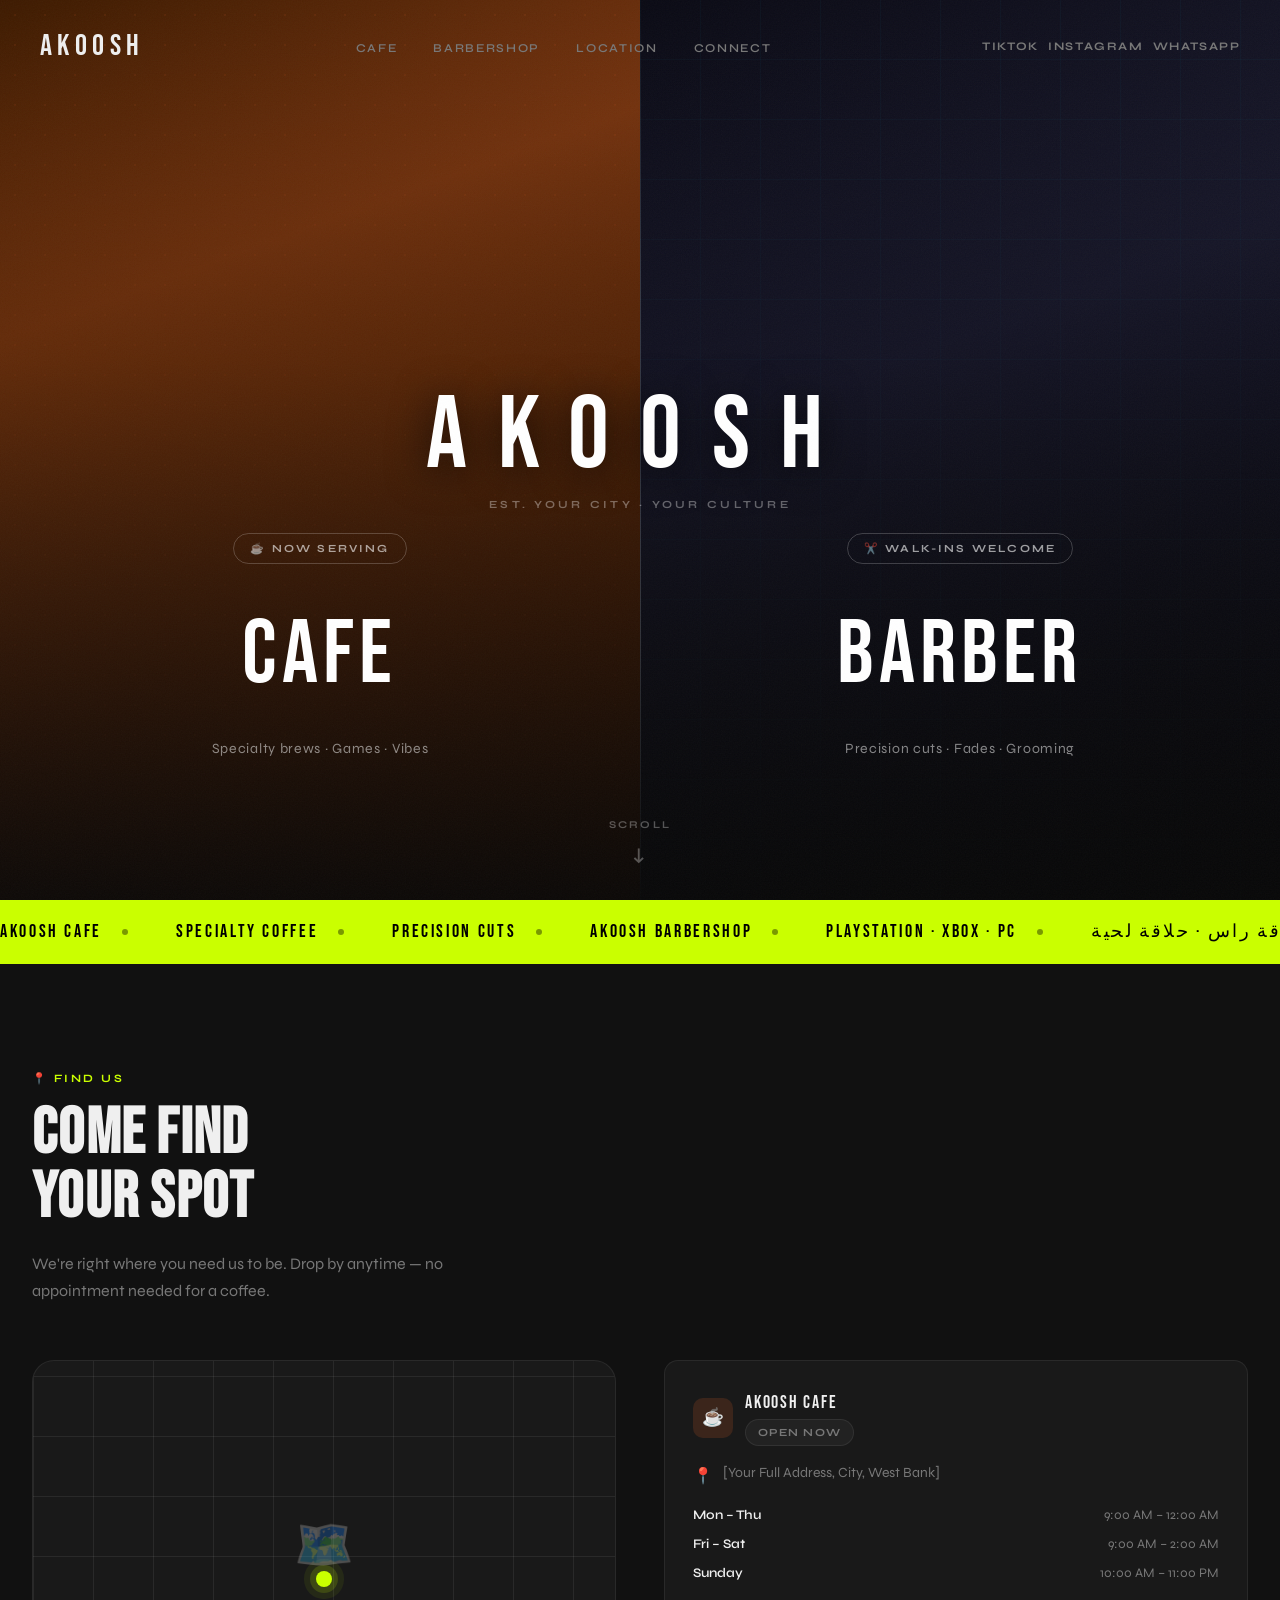
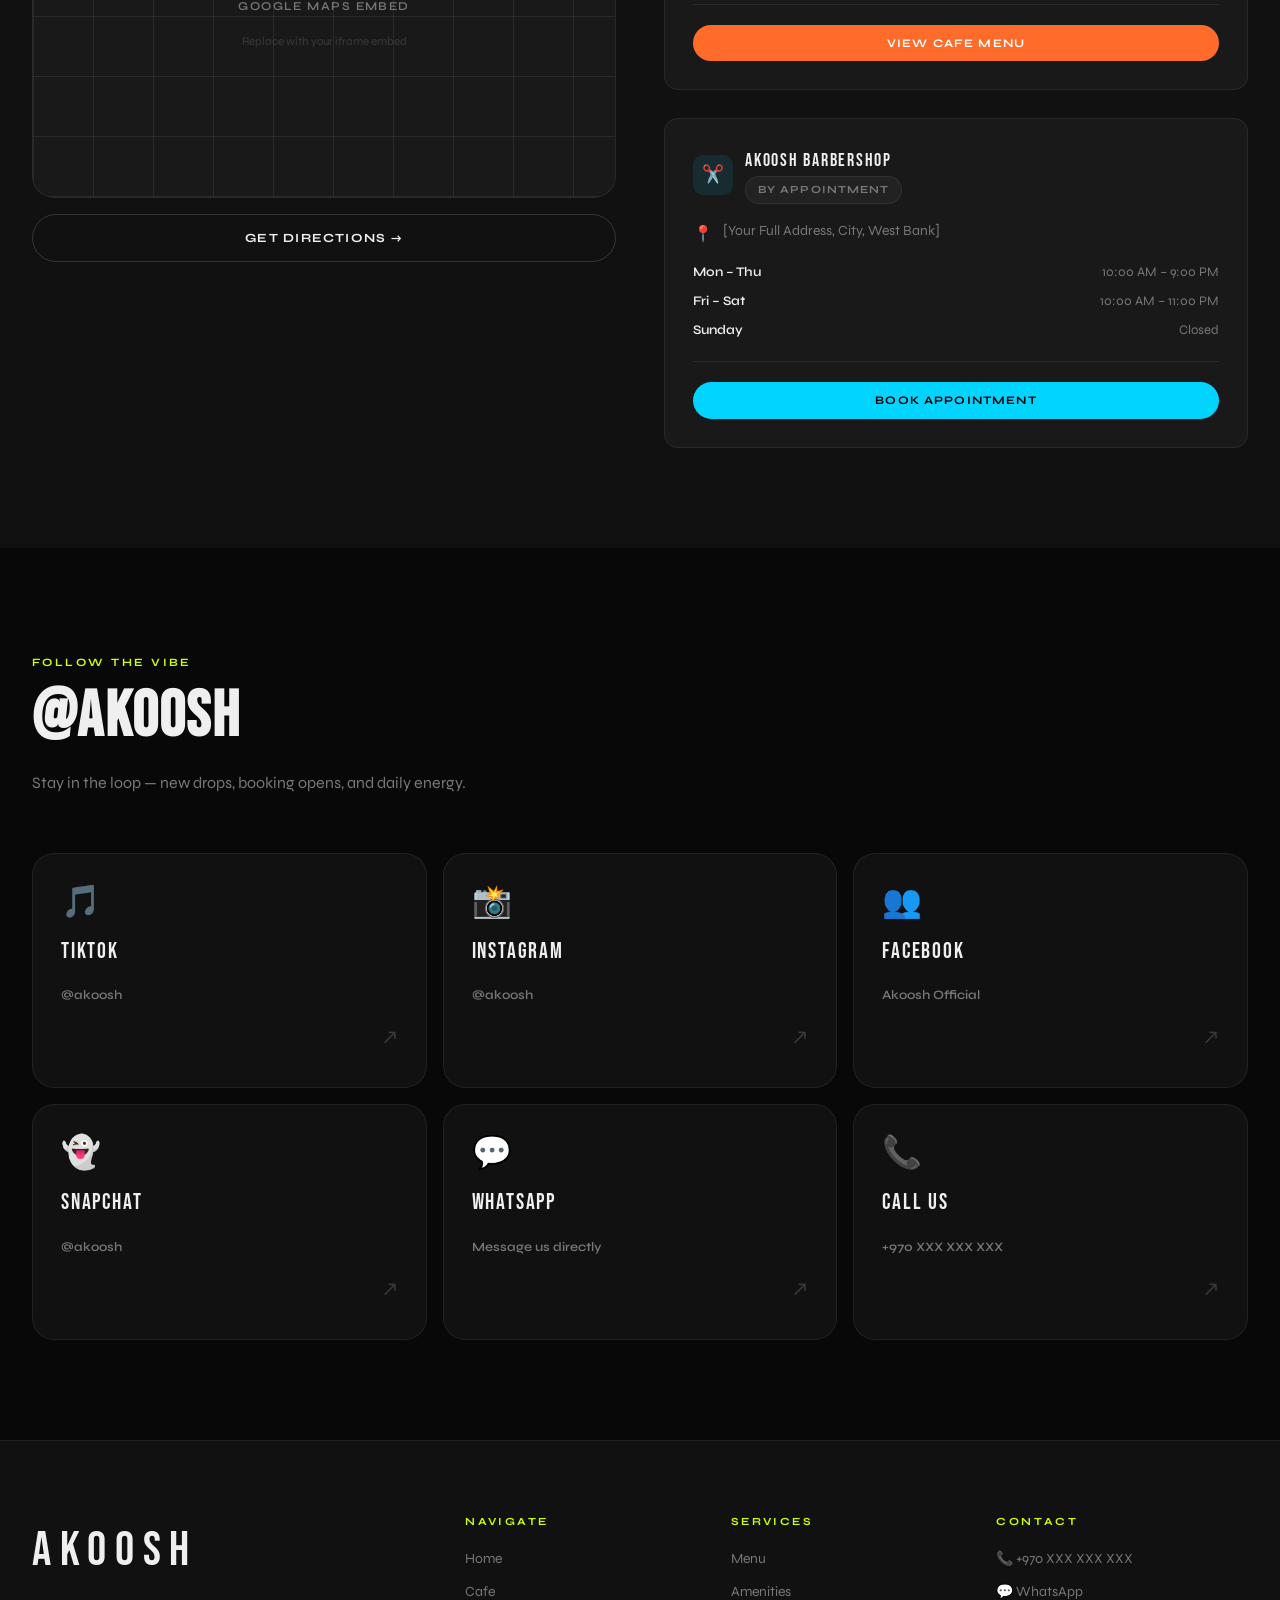
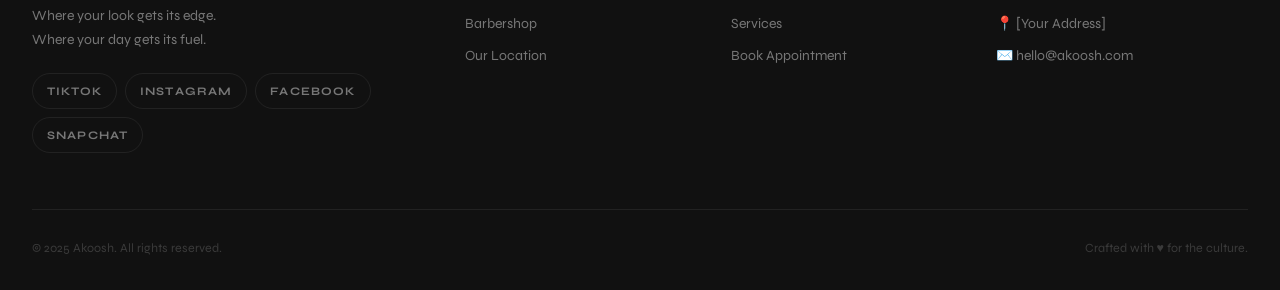
<file: Modules/AkooshWebSite/index.html>
<!DOCTYPE html>
<html lang="en">
<head>
  <meta charset="UTF-8" />
  <meta name="viewport" content="width=device-width, initial-scale=1.0" />
  <title>AKOOSH — Cafe & Barbershop</title>
  <link rel="stylesheet" href="css/style.css" />
  <style>
    /* ── LANDING SPECIFIC ── */

    /* Split screen selector */
    .split-wrap {
      position: relative;
      height: 100vh;
      display: flex;
      overflow: hidden;
    }

    .split-side {
      flex: 1;
      position: relative;
      display: flex;
      flex-direction: column;
      align-items: center;
      justify-content: flex-end;
      padding: 64px 56px;
      cursor: pointer;
      transition: flex 0.7s cubic-bezier(0.77, 0, 0.175, 1);
      text-decoration: none;
      overflow: hidden;
    }

    .split-side:hover { flex: 1.45; }

    .split-bg {
      position: absolute;
      inset: 0;
      background-size: cover;
      background-position: center;
      transition: transform 0.8s cubic-bezier(0.77, 0, 0.175, 1);
    }
    .split-side:hover .split-bg { transform: scale(1.04); }

    .split-overlay {
      position: absolute;
      inset: 0;
      transition: opacity 0.5s ease;
    }

    .split-cafe .split-bg {
      background: linear-gradient(160deg, #3d1a00 0%, #7a3510 30%, #2a0f00 100%);
    }
    .split-cafe .split-overlay {
      background: linear-gradient(to top, rgba(8,8,8,0.9) 0%, rgba(61,26,0,0.4) 60%, transparent 100%);
    }

    .split-barber .split-bg {
      background: linear-gradient(160deg, #0a0a14 0%, #1a1a2e 40%, #050508 100%);
    }
    .split-barber .split-overlay {
      background: linear-gradient(to top, rgba(8,8,8,0.92) 0%, rgba(10,10,20,0.4) 60%, transparent 100%);
    }

    /* Grid pattern on barber side */
    .split-barber .split-bg::after {
      content: '';
      position: absolute;
      inset: 0;
      background-image: repeating-linear-gradient(0deg, rgba(0,212,255,0.03) 0px, rgba(0,212,255,0.03) 1px, transparent 1px, transparent 60px),
                        repeating-linear-gradient(90deg, rgba(0,212,255,0.03) 0px, rgba(0,212,255,0.03) 1px, transparent 1px, transparent 60px);
    }

    /* Dotted pattern on cafe side */
    .split-cafe .split-bg::after {
      content: '';
      position: absolute;
      inset: 0;
      background-image: radial-gradient(circle, rgba(255,107,43,0.08) 1px, transparent 1px);
      background-size: 30px 30px;
    }

    .split-content {
      position: relative;
      z-index: 2;
      text-align: center;
      width: 100%;
    }

    .split-badge {
      display: inline-block;
      padding: 6px 16px;
      border: 1px solid rgba(255,255,255,0.2);
      border-radius: 50px;
      font-size: 0.68rem;
      font-weight: 700;
      letter-spacing: 0.2em;
      text-transform: uppercase;
      color: rgba(255,255,255,0.6);
      margin-bottom: 20px;
    }

    .split-label {
      font-family: var(--font-display);
      font-size: clamp(3.5rem, 7vw, 6.5rem);
      letter-spacing: 0.06em;
      text-transform: uppercase;
      color: #fff;
      display: block;
      margin-bottom: 10px;
      transition: color 0.3s ease;
    }

    .split-cafe:hover .split-label { color: var(--accent-cafe); }
    .split-barber:hover .split-label { color: var(--accent-barber); }

    .split-desc {
      color: rgba(255,255,255,0.5);
      font-size: 0.88rem;
      letter-spacing: 0.05em;
      margin-bottom: 28px;
      transition: color 0.3s ease;
    }
    .split-side:hover .split-desc { color: rgba(255,255,255,0.8); }

    .split-cta {
      display: inline-flex;
      align-items: center;
      gap: 10px;
      padding: 14px 30px;
      border-radius: 50px;
      font-size: 0.78rem;
      font-weight: 700;
      letter-spacing: 0.12em;
      text-transform: uppercase;
      text-decoration: none;
      transition: all 0.35s ease;
      opacity: 0;
      transform: translateY(10px);
    }
    .split-side:hover .split-cta {
      opacity: 1;
      transform: translateY(0);
    }
    .split-cafe .split-cta { background: var(--accent-cafe); color: #fff; }
    .split-barber .split-cta { background: var(--accent-barber); color: #000; }

    /* Vertical divider line */
    .split-divider {
      position: absolute;
      top: 0; bottom: 0;
      left: 50%;
      width: 1px;
      background: linear-gradient(to bottom, transparent, rgba(255,255,255,0.15) 30%, rgba(255,255,255,0.15) 70%, transparent);
      z-index: 5;
      pointer-events: none;
      transition: left 0.7s cubic-bezier(0.77, 0, 0.175, 1);
    }

    /* Center logo overlay */
    .center-logo {
      position: absolute;
      top: 50%;
      left: 50%;
      transform: translate(-50%, -50%);
      z-index: 10;
      text-align: center;
      pointer-events: none;
    }

    .center-logo .brand-name {
      font-family: var(--font-display);
      font-size: clamp(3rem, 8vw, 7rem);
      letter-spacing: 0.3em;
      color: #fff;
      text-transform: uppercase;
      line-height: 1;
      text-shadow: 0 4px 40px rgba(0,0,0,0.8);
    }

    .center-logo .brand-tagline {
      font-size: 0.68rem;
      font-weight: 700;
      letter-spacing: 0.3em;
      text-transform: uppercase;
      color: rgba(255,255,255,0.35);
      margin-top: 8px;
    }

    /* Scroll indicator */
    .scroll-hint {
      position: absolute;
      bottom: 28px;
      left: 50%;
      transform: translateX(-50%);
      z-index: 10;
      display: flex;
      flex-direction: column;
      align-items: center;
      gap: 8px;
      color: rgba(255,255,255,0.3);
      font-size: 0.65rem;
      font-weight: 700;
      letter-spacing: 0.2em;
      text-transform: uppercase;
      animation: float 2s ease-in-out infinite;
    }
    .scroll-hint .arrow { font-size: 1.2rem; }
    @keyframes float { 0%,100% { transform: translateX(-50%) translateY(0); } 50% { transform: translateX(-50%) translateY(6px); } }

    /* ── ABOUT STRIP ── */
    .about-strip {
      background: var(--accent);
      overflow: hidden;
    }
    .ticker {
      display: flex;
      white-space: nowrap;
      padding: 18px 0;
      animation: ticker 20s linear infinite;
    }
    .ticker-item {
      display: inline-flex;
      align-items: center;
      gap: 20px;
      font-family: var(--font-display);
      font-size: 1.1rem;
      letter-spacing: 0.15em;
      text-transform: uppercase;
      color: #000;
      padding-right: 48px;
    }
    .ticker-dot { width: 6px; height: 6px; background: #000; border-radius: 50%; opacity: 0.4; }
    @keyframes ticker { from { transform: translateX(0); } to { transform: translateX(-50%); } }

    /* ── LOCATION SECTION ── */
    .location-section { background: var(--surface); }

    .location-grid {
      display: grid;
      grid-template-columns: 1fr 1fr;
      gap: 48px;
      align-items: start;
    }

    .map-placeholder {
      aspect-ratio: 4/3;
      border-radius: var(--radius-lg);
      border: 1px solid var(--border);
      overflow: hidden;
      position: relative;
      background: var(--surface-2);
      display: flex;
      flex-direction: column;
      align-items: center;
      justify-content: center;
      gap: 12px;
    }
    .map-placeholder .map-icon { font-size: 3rem; opacity: 0.3; }
    .map-placeholder .map-text {
      font-size: 0.75rem;
      font-weight: 600;
      letter-spacing: 0.12em;
      text-transform: uppercase;
      color: var(--text-muted);
    }
    .map-placeholder .map-grid-lines {
      position: absolute;
      inset: 0;
      background-image:
        repeating-linear-gradient(0deg, var(--border) 0, var(--border) 1px, transparent 1px, transparent 60px),
        repeating-linear-gradient(90deg, var(--border) 0, var(--border) 1px, transparent 1px, transparent 60px);
    }
    .map-placeholder .map-pin {
      position: absolute;
      width: 16px; height: 16px;
      background: var(--accent);
      border-radius: 50%;
      box-shadow: 0 0 0 6px rgba(202,255,0,0.15), 0 0 0 12px rgba(202,255,0,0.07);
      animation: pulse-pin 2s ease-in-out infinite;
    }
    @keyframes pulse-pin {
      0%,100% { box-shadow: 0 0 0 6px rgba(202,255,0,0.15), 0 0 0 12px rgba(202,255,0,0.07); }
      50% { box-shadow: 0 0 0 10px rgba(202,255,0,0.12), 0 0 0 20px rgba(202,255,0,0.05); }
    }

    .location-info { display: flex; flex-direction: column; gap: 28px; }

    .location-card {
      padding: 28px;
      border-radius: var(--radius);
      border: 1px solid var(--border);
      background: var(--surface-2);
      transition: var(--transition);
    }
    .location-card:hover { border-color: var(--border-hover); }

    .location-card-header {
      display: flex;
      align-items: center;
      gap: 12px;
      margin-bottom: 16px;
    }
    .location-icon {
      width: 40px; height: 40px;
      border-radius: 10px;
      display: flex;
      align-items: center;
      justify-content: center;
      font-size: 1.1rem;
    }

    .lc-cafe .location-icon { background: rgba(255,107,43,0.15); }
    .lc-barber .location-icon { background: rgba(0,212,255,0.1); }

    .location-card-title {
      font-family: var(--font-display);
      font-size: 1.1rem;
      letter-spacing: 0.1em;
      text-transform: uppercase;
    }

    .hours-list { display: flex; flex-direction: column; gap: 8px; }
    .hours-row {
      display: flex;
      justify-content: space-between;
      font-size: 0.82rem;
      color: var(--text-muted);
    }
    .hours-row .day { color: var(--text); font-weight: 600; }

    .address-line {
      display: flex;
      align-items: flex-start;
      gap: 10px;
      font-size: 0.875rem;
      color: var(--text-muted);
      margin-bottom: 16px;
    }
    .address-line span:first-child { font-size: 1rem; margin-top: 1px; }

    /* ── SOCIAL HUB SECTION ── */
    .social-hub { background: var(--bg); }

    .social-grid {
      display: grid;
      grid-template-columns: repeat(3, 1fr);
      gap: 16px;
      margin-top: 56px;
    }

    .social-card {
      padding: 32px 28px;
      border-radius: var(--radius-lg);
      border: 1px solid var(--border);
      background: var(--surface);
      text-decoration: none;
      display: flex;
      flex-direction: column;
      gap: 16px;
      transition: all 0.4s var(--ease);
      position: relative;
      overflow: hidden;
    }
    .social-card::before {
      content: '';
      position: absolute;
      inset: 0;
      opacity: 0;
      transition: opacity 0.4s ease;
    }
    .social-card:hover { transform: translateY(-4px); border-color: var(--border-hover); }
    .social-card:hover::before { opacity: 1; }

    .sc-tiktok::before { background: radial-gradient(circle at bottom left, rgba(0,242,234,0.07), transparent 60%); }
    .sc-instagram::before { background: radial-gradient(circle at bottom left, rgba(225,48,108,0.08), transparent 60%); }
    .sc-facebook::before { background: radial-gradient(circle at bottom left, rgba(24,119,242,0.08), transparent 60%); }
    .sc-snapchat::before { background: radial-gradient(circle at bottom left, rgba(255,252,0,0.08), transparent 60%); }
    .sc-whatsapp::before { background: radial-gradient(circle at bottom left, rgba(37,211,102,0.08), transparent 60%); }
    .sc-phone::before { background: radial-gradient(circle at bottom left, rgba(202,255,0,0.08), transparent 60%); }

    .social-card-icon {
      font-size: 2rem;
      line-height: 1;
    }
    .social-card-name {
      font-family: var(--font-display);
      font-size: 1.4rem;
      letter-spacing: 0.08em;
      text-transform: uppercase;
      color: var(--text);
    }
    .social-card-handle {
      font-size: 0.8rem;
      color: var(--text-muted);
      font-weight: 600;
    }
    .social-card-arrow {
      margin-top: auto;
      font-size: 1.3rem;
      color: var(--text-dim);
      transition: var(--transition);
      align-self: flex-end;
    }
    .social-card:hover .social-card-arrow { color: var(--accent); transform: translate(3px, -3px); }

    /* ── RESPONSIVE ── */
    @media (max-width: 900px) {
      .split-side { padding: 40px 28px; }
      .split-label { font-size: 3.5rem; }
      .location-grid { grid-template-columns: 1fr; }
      .social-grid { grid-template-columns: repeat(2, 1fr); }
    }
    @media (max-width: 540px) {
      .split-badge { display: none; }
      .social-grid { grid-template-columns: 1fr; }
      .center-logo .brand-name { font-size: 2.5rem; }
    }
  </style>
</head>
<body>

  <!-- ── NAVIGATION ── -->
  <nav class="nav" id="main-nav">
    <a href="index.html" class="nav-logo">AKOOSH</a>
    <ul class="nav-links">
      <li><a href="cafe.html">Cafe</a></li>
      <li><a href="barbershop.html">Barbershop</a></li>
      <li><a href="#location">Location</a></li>
      <li><a href="#social">Connect</a></li>
    </ul>
    <div class="nav-right">
      <div class="nav-social-icons">
        <a href="#">TikTok</a>
        <a href="#">Instagram</a>
        <a href="#">WhatsApp</a>
      </div>
      <button class="hamburger" aria-label="Menu">
        <span></span><span></span><span></span>
      </button>
    </div>
  </nav>

  <!-- Mobile nav -->
  <div class="mobile-nav">
    <button class="mobile-nav-close" style="position:absolute;top:24px;right:24px;background:none;border:none;color:var(--text);font-size:2rem;cursor:pointer;">✕</button>
    <a href="cafe.html">Cafe</a>
    <a href="barbershop.html">Barbershop</a>
    <a href="#location">Location</a>
    <a href="#social">Connect</a>
  </div>

  <!-- ── HERO SPLIT SCREEN ── -->
  <section class="split-wrap">
    <a href="cafe.html" class="split-side split-cafe">
      <div class="split-bg"></div>
      <div class="split-overlay"></div>
      <div class="split-content">
        <span class="split-badge">☕ Now Serving</span>
        <span class="split-label">Cafe</span>
        <p class="split-desc">Specialty brews · Games · Vibes</p>
        <span class="split-cta">Enter Cafe →</span>
      </div>
    </a>

    <div class="split-divider"></div>

    <div class="center-logo">
      <div class="brand-name">AKOOSH</div>
      <div class="brand-tagline">Est. Your City · Your Culture</div>
    </div>

    <a href="barbershop.html" class="split-side split-barber">
      <div class="split-bg"></div>
      <div class="split-overlay"></div>
      <div class="split-content">
        <span class="split-badge">✂️ Walk-ins Welcome</span>
        <span class="split-label">Barber</span>
        <p class="split-desc">Precision cuts · Fades · Grooming</p>
        <span class="split-cta">Enter Barbershop →</span>
      </div>
    </a>

    <div class="scroll-hint">
      <span>Scroll</span>
      <span class="arrow">↓</span>
    </div>
  </section>

  <!-- ── TICKER ── -->
  <div class="about-strip">
    <div class="ticker">
      <!-- Duplicated for seamless loop -->
      <span class="ticker-item">Akoosh Cafe <span class="ticker-dot"></span></span>
      <span class="ticker-item">Specialty Coffee <span class="ticker-dot"></span></span>
      <span class="ticker-item">Precision Cuts <span class="ticker-dot"></span></span>
      <span class="ticker-item">Akoosh Barbershop <span class="ticker-dot"></span></span>
      <span class="ticker-item">PlayStation · Xbox · PC <span class="ticker-dot"></span></span>
      <span class="ticker-item">حلاقة راس · حلاقة لحية <span class="ticker-dot"></span></span>
      <span class="ticker-item">Book Your Spot <span class="ticker-dot"></span></span>
      <span class="ticker-item">Akoosh Cafe <span class="ticker-dot"></span></span>
      <span class="ticker-item">Specialty Coffee <span class="ticker-dot"></span></span>
      <span class="ticker-item">Precision Cuts <span class="ticker-dot"></span></span>
      <span class="ticker-item">Akoosh Barbershop <span class="ticker-dot"></span></span>
      <span class="ticker-item">PlayStation · Xbox · PC <span class="ticker-dot"></span></span>
      <span class="ticker-item">حلاقة راس · حلاقة لحية <span class="ticker-dot"></span></span>
      <span class="ticker-item">Book Your Spot <span class="ticker-dot"></span></span>
    </div>
  </div>

  <!-- ── LOCATION SECTION ── -->
  <section class="section location-section" id="location">
    <div class="container">
      <span class="section-label reveal">📍 Find Us</span>
      <h2 class="section-title reveal rv-1">Come Find<br>Your Spot</h2>
      <p class="section-subtitle reveal rv-2">We're right where you need us to be. Drop by anytime — no appointment needed for a coffee.</p>

      <div class="location-grid" style="margin-top: 56px;">
        <!-- Map -->
        <div class="reveal rv-1">
          <div class="map-placeholder">
            <div class="map-grid-lines"></div>
            <div class="map-pin"></div>
            <div class="map-icon">🗺️</div>
            <div class="map-text">Google Maps Embed</div>
            <p style="font-size:0.72rem;color:var(--text-dim);margin-top:4px;">Replace with your iframe embed</p>
          </div>
          <a href="#" class="btn btn-outline" style="margin-top:16px;width:100%;justify-content:center;">
            Get Directions →
          </a>
        </div>

        <!-- Info cards -->
        <div class="location-info reveal rv-2">
          <div class="location-card lc-cafe glass">
            <div class="location-card-header">
              <div class="location-icon">☕</div>
              <div>
                <div class="location-card-title">Akoosh Cafe</div>
                <span class="chip">Open Now</span>
              </div>
            </div>
            <div class="address-line">
              <span>📍</span>
              <span>[Your Full Address, City, West Bank]</span>
            </div>
            <div class="hours-list">
              <div class="hours-row"><span class="day">Mon – Thu</span><span>9:00 AM – 12:00 AM</span></div>
              <div class="hours-row"><span class="day">Fri – Sat</span><span>9:00 AM – 2:00 AM</span></div>
              <div class="hours-row"><span class="day">Sunday</span><span>10:00 AM – 11:00 PM</span></div>
            </div>
            <div class="divider"></div>
            <a href="cafe.html" class="btn btn-cafe btn-sm" style="width:100%;justify-content:center;">View Cafe Menu</a>
          </div>

          <div class="location-card lc-barber glass">
            <div class="location-card-header">
              <div class="location-icon">✂️</div>
              <div>
                <div class="location-card-title">Akoosh Barbershop</div>
                <span class="chip">By Appointment</span>
              </div>
            </div>
            <div class="address-line">
              <span>📍</span>
              <span>[Your Full Address, City, West Bank]</span>
            </div>
            <div class="hours-list">
              <div class="hours-row"><span class="day">Mon – Thu</span><span>10:00 AM – 9:00 PM</span></div>
              <div class="hours-row"><span class="day">Fri – Sat</span><span>10:00 AM – 11:00 PM</span></div>
              <div class="hours-row"><span class="day">Sunday</span><span>Closed</span></div>
            </div>
            <div class="divider"></div>
            <a href="barbershop.html#book" class="btn btn-barber btn-sm" style="width:100%;justify-content:center;">Book Appointment</a>
          </div>
        </div>
      </div>
    </div>
  </section>

  <!-- ── SOCIAL HUB ── -->
  <section class="section social-hub" id="social">
    <div class="container">
      <span class="section-label reveal">Follow the Vibe</span>
      <h2 class="section-title reveal rv-1">@akoosh</h2>
      <p class="section-subtitle reveal rv-2">Stay in the loop — new drops, booking opens, and daily energy.</p>

      <div class="social-grid">
        <a href="#" class="social-card sc-tiktok glass reveal rv-1">
          <div class="social-card-icon">🎵</div>
          <div class="social-card-name">TikTok</div>
          <div class="social-card-handle">@akoosh</div>
          <div class="social-card-arrow">↗</div>
        </a>
        <a href="#" class="social-card sc-instagram glass reveal rv-2">
          <div class="social-card-icon">📸</div>
          <div class="social-card-name">Instagram</div>
          <div class="social-card-handle">@akoosh</div>
          <div class="social-card-arrow">↗</div>
        </a>
        <a href="#" class="social-card sc-facebook glass reveal rv-3">
          <div class="social-card-icon">👥</div>
          <div class="social-card-name">Facebook</div>
          <div class="social-card-handle">Akoosh Official</div>
          <div class="social-card-arrow">↗</div>
        </a>
        <a href="#" class="social-card sc-snapchat glass reveal rv-1">
          <div class="social-card-icon">👻</div>
          <div class="social-card-name">Snapchat</div>
          <div class="social-card-handle">@akoosh</div>
          <div class="social-card-arrow">↗</div>
        </a>
        <a href="https://wa.me/970XXXXXXXXX" class="social-card sc-whatsapp glass reveal rv-2">
          <div class="social-card-icon">💬</div>
          <div class="social-card-name">WhatsApp</div>
          <div class="social-card-handle">Message us directly</div>
          <div class="social-card-arrow">↗</div>
        </a>
        <a href="tel:+970XXXXXXXXX" class="social-card sc-phone glass reveal rv-3">
          <div class="social-card-icon">📞</div>
          <div class="social-card-name">Call Us</div>
          <div class="social-card-handle">+970 XXX XXX XXX</div>
          <div class="social-card-arrow">↗</div>
        </a>
      </div>
    </div>
  </section>

  <!-- ── FOOTER ── -->
  <div id="footer-root"></div>

  <script src="js/main.js"></script>
  <script>
    document.addEventListener('DOMContentLoaded', () => {
      renderFooter('footer-root');
    });
  </script>
</body>
</html>
</file>
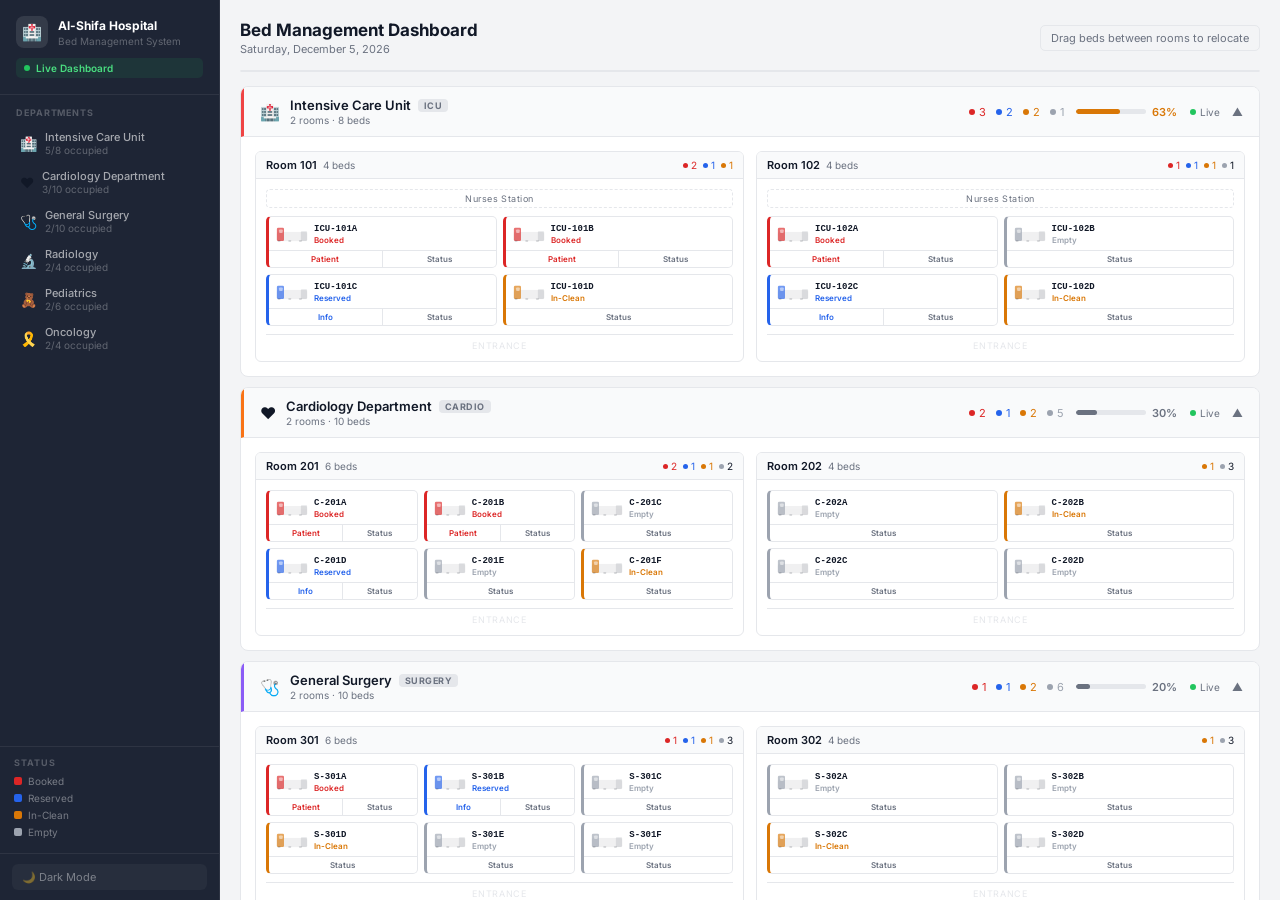
<file: Modules/bed.html>
<!DOCTYPE html>
<html lang="en">
<head>
<meta charset="UTF-8" />
<meta name="viewport" content="width=device-width, initial-scale=1.0" />
<title>Hospital Bed Dashboard</title>
<style>
  @import url('https://fonts.googleapis.com/css2?family=Inter:wght@400;500;600;700&display=swap');
  *, *::before, *::after { box-sizing: border-box; margin: 0; padding: 0; }

  :root {
    --bg:      #f3f4f6;
    --surface: #ffffff;
    --text:    #111827;
    --muted:   #6b7280;
    --border:  #e5e7eb;
    --row-bg:  #f9fafb;
    --sb-bg:   #1e2535;
    --sb-border: rgba(255,255,255,0.07);

    --s-booked:   #dc2626;
    --s-reserved: #2563eb;
    --s-inclean:  #d97706;
    --s-empty:    #9ca3af;
  }

  body.dark {
    --bg:      #0f1117;
    --surface: #111827;
    --text:    #e5e7eb;
    --muted:   #6b7280;
    --border:  rgba(255,255,255,0.09);
    --row-bg:  rgba(255,255,255,0.02);
    --sb-bg:   #0c1018;
  }

  body {
    font-family: 'Inter', sans-serif;
    background: var(--bg);
    color: var(--text);
    display: flex;
    height: 100vh;
    overflow: hidden;
    font-size: 13px;
  }

  /* ── SIDEBAR ── */
  #sidebar {
    width: 220px;
    flex-shrink: 0;
    background: var(--sb-bg);
    display: flex;
    flex-direction: column;
    height: 100vh;
    border-right: 1px solid var(--sb-border);
  }

  .sb-brand {
    padding: 16px;
    border-bottom: 1px solid var(--sb-border);
  }

  .sb-brand-row {
    display: flex; align-items: center; gap: 10px;
  }

  .sb-icon {
    width: 32px; height: 32px;
    border-radius: 8px;
    background: rgba(255,255,255,0.1);
    display: flex; align-items: center; justify-content: center;
    font-size: 16px;
  }

  .sb-name  { color: #fff; font-weight: 700; font-size: 12px; }
  .sb-sub   { color: rgba(255,255,255,0.3); font-size: 10px; margin-top: 2px; }

  .live-pill {
    margin-top: 10px;
    display: flex; align-items: center; gap: 6px;
    background: rgba(34,197,94,0.1);
    border-radius: 5px;
    padding: 4px 8px;
  }

  .live-dot {
    width: 6px; height: 6px;
    border-radius: 50%;
    background: #22c55e;
    animation: blink 1.8s ease-in-out infinite;
  }

  @keyframes blink { 0%,100%{opacity:1} 50%{opacity:.25} }

  .live-label { color: #4ade80; font-size: 10px; font-weight: 600; }

  .sb-section { color: rgba(255,255,255,0.25); font-size: 9px; font-weight: 700; letter-spacing: 0.1em; text-transform: uppercase; padding: 12px 16px 6px; }

  .sb-list { flex: 1; overflow-y: auto; padding: 0 8px; }

  .sb-item {
    display: flex; align-items: center; gap: 8px;
    padding: 6px 10px;
    border-radius: 6px;
    cursor: pointer;
    margin-bottom: 1px;
    border-left: 2px solid transparent;
    transition: background 0.12s;
  }

  .sb-item:hover  { background: rgba(255,255,255,0.05); }
  .sb-item.active { background: rgba(255,255,255,0.09); }

  .sb-item-icon  { font-size: 14px; flex-shrink: 0; }
  .sb-item-name  { flex: 1; font-size: 11px; font-weight: 500; color: rgba(255,255,255,0.6); white-space: nowrap; overflow: hidden; text-overflow: ellipsis; }
  .sb-item.active .sb-item-name { color: #fff; }
  .sb-item-occ   { font-size: 10px; color: rgba(255,255,255,0.3); }

  .sb-legend { padding: 10px 14px; border-top: 1px solid var(--sb-border); }
  .sb-legend-row { display: flex; align-items: center; gap: 6px; margin-bottom: 5px; }
  .sb-legend-dot { width: 8px; height: 8px; border-radius: 2px; flex-shrink: 0; }
  .sb-legend-lbl { font-size: 10px; color: rgba(255,255,255,0.4); }

  .sb-footer { padding: 10px 12px; border-top: 1px solid var(--sb-border); }
  .sb-dark-btn {
    width: 100%;
    display: flex; align-items: center; gap: 7px;
    padding: 6px 10px;
    border-radius: 6px;
    background: rgba(255,255,255,0.04);
    border: none; cursor: pointer;
    color: rgba(255,255,255,0.4);
    font-size: 11px; font-family: inherit;
    transition: color 0.12s;
  }

  .sb-dark-btn:hover { color: rgba(255,255,255,0.7); }

  /* ── MAIN ── */
  #main { flex: 1; overflow-y: auto; padding: 20px; display: flex; flex-direction: column; gap: 14px; }

  /* ── PAGE HEADER ── */
  .page-hdr { display: flex; align-items: center; justify-content: space-between; }
  .page-title { font-size: 17px; font-weight: 700; }
  .page-sub   { font-size: 11px; color: var(--muted); margin-top: 2px; }
  .drag-tip   { font-size: 11px; color: var(--muted); padding: 5px 10px; border-radius: 5px; border: 1px solid var(--border); }

  /* ── STATS BAR ── */
  .stats-bar {
    background: var(--surface);
    border: 1px solid var(--border);
    border-radius: 8px;
    overflow: hidden;
  }

  .stats-row {
    display: flex; align-items: center; gap: 20px;
    padding: 12px 16px;
    border-bottom: 1px solid var(--border);
  }

  .stat-total { }
  .stat-total-lbl { font-size: 10px; color: var(--muted); text-transform: uppercase; letter-spacing: 0.06em; }
  .stat-total-val { font-size: 20px; font-weight: 700; line-height: 1.1; }

  .stat-divider { width: 1px; height: 28px; background: var(--border); }

  .stat-items { display: flex; align-items: center; gap: 16px; flex: 1; }
  .stat-item  { display: flex; align-items: center; gap: 6px; }
  .stat-dot   { width: 8px; height: 8px; border-radius: 50%; flex-shrink: 0; }
  .stat-lbl   { font-size: 11px; color: var(--muted); }
  .stat-val   { font-size: 13px; font-weight: 600; }

  .occ-wrap   { display: flex; align-items: center; gap: 8px; margin-left: auto; }
  .occ-lbl    { font-size: 11px; color: var(--muted); white-space: nowrap; }
  .occ-bar-bg { width: 120px; height: 6px; border-radius: 3px; background: var(--border); overflow: hidden; }
  .occ-bar-fill { height: 100%; border-radius: 3px; transition: width 0.8s ease; }
  .occ-pct    { font-size: 12px; font-weight: 700; min-width: 30px; text-align: right; }

  .dist-bar { display: flex; height: 4px; gap: 1px; padding: 0 2px 2px; }
  .dist-seg { border-radius: 2px; }

  /* ── DEPARTMENTS ── */
  .dept-card {
    background: var(--surface);
    border: 1px solid var(--border);
    border-radius: 8px;
    overflow: hidden;
  }

  .dept-hdr {
    display: flex; align-items: center; justify-content: space-between;
    padding: 10px 16px;
    cursor: pointer;
    user-select: none;
    border-bottom: 1px solid var(--border);
    background: var(--row-bg);
  }

  .dept-hdr-left  { display: flex; align-items: center; gap: 10px; }
  .dept-icon      { font-size: 16px; }
  .dept-title     { font-size: 13px; font-weight: 600; }
  .dept-badge     { font-size: 9px; font-weight: 700; padding: 1px 6px; border-radius: 4px; background: var(--border); color: var(--muted); letter-spacing: 0.05em; }
  .dept-meta      { font-size: 10px; color: var(--muted); margin-top: 1px; }

  .dept-hdr-right { display: flex; align-items: center; gap: 12px; }

  .dept-stats { display: flex; align-items: center; gap: 10px; }
  .dept-stat  { display: flex; align-items: center; gap: 4px; font-size: 11px; }
  .dept-stat-dot { width: 6px; height: 6px; border-radius: 50%; }

  .dept-occ { display: flex; align-items: center; gap: 6px; }
  .dept-occ-bg { width: 70px; height: 5px; border-radius: 3px; background: var(--border); overflow: hidden; }
  .dept-occ-fill { height: 100%; border-radius: 3px; }
  .dept-occ-pct { font-size: 11px; font-weight: 600; color: var(--muted); min-width: 26px; }

  .dept-live { display: flex; align-items: center; gap: 4px; font-size: 10px; color: var(--muted); }

  .dept-body { display: grid; grid-template-columns: 1fr 1fr; gap: 12px; padding: 14px; }
  .dept-body.collapsed { display: none; }

  .chevron { font-size: 11px; color: var(--muted); transition: transform 0.2s; }
  .chevron.open { transform: rotate(180deg); }

  /* ── ROOMS ── */
  .room-card {
    border: 1px solid var(--border);
    border-radius: 6px;
    overflow: hidden;
    transition: border-color 0.15s, box-shadow 0.15s;
  }

  .room-card.dragover {
    border-color: #6b7280 !important;
    box-shadow: 0 0 0 2px rgba(107,114,128,0.2);
  }

  .room-hdr {
    display: flex; align-items: center; justify-content: space-between;
    padding: 6px 10px;
    border-bottom: 1px solid var(--border);
    background: var(--row-bg);
  }

  .room-hdr-left  { display: flex; align-items: center; gap: 6px; }
  .room-name      { font-size: 11px; font-weight: 600; }
  .room-count     { font-size: 10px; color: var(--muted); }
  .room-stats     { display: flex; align-items: center; gap: 6px; }
  .room-stat      { display: flex; align-items: center; gap: 3px; font-size: 10px; }
  .room-stat-dot  { width: 5px; height: 5px; border-radius: 50%; }

  .room-body      { padding: 10px; }

  .nurses-station {
    text-align: center;
    font-size: 9px;
    color: var(--muted);
    padding: 3px;
    border: 1px dashed var(--border);
    border-radius: 4px;
    margin-bottom: 8px;
    letter-spacing: 0.05em;
  }

  .beds-grid { display: grid; gap: 6px; }

  .entrance {
    text-align: center; font-size: 9px; letter-spacing: 0.08em;
    color: var(--border);
    border-top: 1px solid var(--border);
    margin-top: 8px;
    padding-top: 5px;
  }

  /* ── BED CARD ── */
  .bed-card {
    border-radius: 5px;
    border: 1px solid var(--border);
    border-left: 3px solid transparent;
    background: var(--surface);
    cursor: grab;
    transition: box-shadow 0.12s, transform 0.12s;
    user-select: none;
    overflow: hidden;
  }

  .bed-card:hover { box-shadow: 0 2px 8px rgba(0,0,0,0.1); transform: translateY(-1px); }
  .bed-card.dragging { opacity: 0.35; }

  .bed-top { display: flex; align-items: center; gap: 6px; padding: 6px 7px 4px; }

  .bed-icon-svg { flex-shrink: 0; }

  .bed-id  { font-size: 9px; font-weight: 700; font-family: 'Courier New', monospace; color: var(--text); line-height: 1.2; }
  .bed-status-lbl { font-size: 8px; font-weight: 600; }

  .bed-actions {
    display: flex;
    border-top: 1px solid var(--border);
  }

  .bed-btn {
    flex: 1;
    font-size: 8px;
    font-weight: 600;
    padding: 3px 2px;
    border: none;
    background: none;
    cursor: pointer;
    font-family: inherit;
    color: var(--muted);
    border-right: 1px solid var(--border);
    transition: background 0.1s;
  }

  .bed-btn:last-child { border-right: none; }
  .bed-btn:hover { background: rgba(0,0,0,0.04); }

  /* ── MODAL ── */
  .overlay {
    position: fixed; inset: 0;
    background: rgba(0,0,0,0.45);
    display: flex; align-items: center; justify-content: center;
    z-index: 9999;
    padding: 20px;
  }

  .overlay.hidden { display: none; }

  .modal {
    background: var(--surface);
    border: 1px solid var(--border);
    border-radius: 10px;
    padding: 20px;
    max-width: 360px;
    width: 100%;
    box-shadow: 0 20px 40px rgba(0,0,0,0.15);
    position: relative;
  }

  .modal-close {
    position: absolute; top: 12px; right: 12px;
    width: 24px; height: 24px;
    border-radius: 50%;
    border: none; cursor: pointer;
    background: var(--border);
    color: var(--muted);
    font-size: 12px;
    display: flex; align-items: center; justify-content: center;
  }

  .modal-title { font-size: 13px; font-weight: 700; margin-bottom: 14px; display: flex; align-items: center; gap: 7px; }
  .modal-title-dot { width: 8px; height: 8px; border-radius: 50%; flex-shrink: 0; }

  .modal-avatar {
    display: flex; align-items: center; gap: 10px;
    padding: 10px 12px;
    border-radius: 7px;
    border: 1px solid var(--border);
    background: var(--row-bg);
    margin-bottom: 12px;
  }

  .modal-initials {
    width: 34px; height: 34px;
    border-radius: 50%;
    color: #fff;
    font-size: 13px; font-weight: 700;
    display: flex; align-items: center; justify-content: center;
    flex-shrink: 0;
  }

  .modal-avatar-name { font-size: 13px; font-weight: 600; }
  .modal-avatar-sub  { font-size: 11px; color: var(--muted); margin-top: 1px; }

  .modal-grid { display: grid; grid-template-columns: 1fr 1fr; gap: 10px; margin-bottom: 10px; }
  .modal-field-lbl { font-size: 9px; text-transform: uppercase; letter-spacing: 0.07em; color: var(--muted); margin-bottom: 2px; }
  .modal-field-val { font-size: 12px; font-weight: 500; }

  .modal-note { font-size: 11px; color: var(--muted); padding: 8px 10px; border: 1px solid var(--border); border-radius: 5px; }
  .modal-note strong { color: var(--text); }

  .status-grid { display: grid; grid-template-columns: 1fr 1fr; gap: 7px; }
  .status-opt {
    display: flex; align-items: center; gap: 7px;
    padding: 8px 10px;
    border-radius: 6px;
    border: 1px solid var(--border);
    cursor: pointer;
    font-size: 12px; font-weight: 500;
    background: none; font-family: inherit;
    transition: border-color 0.12s;
  }

  .status-opt:hover { border-color: #9ca3af; }
  .status-opt.active { font-weight: 700; }
  .status-opt-dot { width: 9px; height: 9px; border-radius: 50%; flex-shrink: 0; }

  /* ── SHOW ALL ── */
  #show-all { text-align: center; padding: 8px; display: none; }
  #show-all button {
    background: none; border: none; cursor: pointer;
    font-size: 11px; color: var(--muted); text-decoration: underline;
    font-family: inherit;
  }

  /* ── DRAG GHOST ── */
  #ghost { position: fixed; pointer-events: none; z-index: 99999; width: 90px; display: none; transform: rotate(3deg) scale(1.05); }
</style>
</head>
<body>

<div id="sidebar">
  <div class="sb-brand">
    <div class="sb-brand-row">
      <div class="sb-icon">🏥</div>
      <div>
        <div class="sb-name">Al-Shifa Hospital</div>
        <div class="sb-sub">Bed Management System</div>
      </div>
    </div>
    <div class="live-pill">
      <div class="live-dot"></div>
      <span class="live-label">Live Dashboard</span>
    </div>
  </div>

  <div class="sb-section">Departments</div>
  <div class="sb-list" id="sb-list"></div>

  <div class="sb-legend">
    <div class="sb-section" style="padding:0 0 7px">Status</div>
    <div class="sb-legend-row"><div class="sb-legend-dot" style="background:var(--s-booked)"></div><span class="sb-legend-lbl">Booked</span></div>
    <div class="sb-legend-row"><div class="sb-legend-dot" style="background:var(--s-reserved)"></div><span class="sb-legend-lbl">Reserved</span></div>
    <div class="sb-legend-row"><div class="sb-legend-dot" style="background:var(--s-inclean)"></div><span class="sb-legend-lbl">In-Clean</span></div>
    <div class="sb-legend-row"><div class="sb-legend-dot" style="background:var(--s-empty)"></div><span class="sb-legend-lbl">Empty</span></div>
  </div>

  <div class="sb-footer">
    <button class="sb-dark-btn" id="dark-btn">🌙 Dark Mode</button>
  </div>
</div>

<div id="main">
  <div class="page-hdr">
    <div>
      <div class="page-title">Bed Management Dashboard</div>
      <div class="page-sub" id="page-date"></div>
    </div>
    <div class="drag-tip">Drag beds between rooms to relocate</div>
  </div>

  <div class="stats-bar" id="stats-bar"></div>

  <div id="depts"></div>
  <div id="show-all"><button onclick="showAll()">Show all departments</button></div>
</div>

<div class="overlay hidden" id="overlay" onclick="maybeClose(event)">
  <div class="modal" id="modal"></div>
</div>

<div id="ghost"></div>

<script>
// ── DATA ──────────────────────────────────────────────────────────────────────
const S = {
  booked:   { label:'Booked',   color:'#dc2626', css:'var(--s-booked)'   },
  reserved: { label:'Reserved', color:'#2563eb', css:'var(--s-reserved)' },
  inclean:  { label:'In-Clean', color:'#d97706', css:'var(--s-inclean)'  },
  empty:    { label:'Empty',    color:'#9ca3af', css:'var(--s-empty)'    },
};

const PATIENTS = {
  p1:  { name:'Ahmad Al-Karimi',  age:52, gender:'M', admitted:'2026-04-05', diagnosis:'Post-Op Recovery',         doctor:'Dr. Nour Sawalha',  ward:'ICU',         notes:'BP monitoring every 2hrs' },
  p2:  { name:'Sara Al-Hassan',   age:34, gender:'F', admitted:'2026-04-07', diagnosis:'Cardiac Arrhythmia',       doctor:'Dr. Karim Issa',    ward:'Cardiology',  notes:'Holter monitor attached' },
  p3:  { name:'Omar Nasser',      age:61, gender:'M', admitted:'2026-04-03', diagnosis:'Acute Respiratory Failure', doctor:'Dr. Lina Hamdan',   ward:'ICU' },
  p4:  { name:'Fatima Al-Ali',    age:45, gender:'F', admitted:'2026-04-08', diagnosis:'Post-Surgical Monitoring',  doctor:'Dr. Nour Sawalha',  ward:'ICU' },
  p5:  { name:'Layla Issa',       age:29, gender:'F', admitted:'2026-04-06', diagnosis:'MRI Pre-Procedure',        doctor:'Dr. Rami Khalil',   ward:'Radiology' },
  p6:  { name:'Yousef Mansour',   age:73, gender:'M', admitted:'2026-04-04', diagnosis:'Coronary Artery Disease',  doctor:'Dr. Karim Issa',    ward:'Cardiology',  notes:'Awaiting cath lab' },
  p7:  { name:'Nadia Qasim',      age:38, gender:'F', admitted:'2026-04-09', diagnosis:'Appendicitis',             doctor:'Dr. Bassam Houri',  ward:'Surgery' },
  p10: { name:'Tariq Habib',      age:8,  gender:'M', admitted:'2026-04-08', diagnosis:'Pneumonia',                doctor:'Dr. Mona Salim',    ward:'Pediatrics' },
  p11: { name:'Hana Zouabi',      age:41, gender:'F', admitted:'2026-04-07', diagnosis:'Breast Cancer Follow-up',  doctor:'Dr. Rami Khalil',   ward:'Oncology' },
  p12: { name:'Sami Bitar',       age:67, gender:'M', admitted:'2026-04-06', diagnosis:'Chemotherapy Cycle',       doctor:'Dr. Rami Khalil',   ward:'Oncology',    notes:'Anti-emetics prescribed' },
};

const RESERVATIONS = {
  r1: { for:'Pending Admission',  by:'Dr. Nour Sawalha',  reason:'Post-Op Recovery',          date:'2026-04-09', time:'14:00', phone:'+962-79-123-4567' },
  r2: { for:'OR Transfer',        by:'Dr. Bassam Houri',  reason:'Cholecystectomy Surgery',    date:'2026-04-09', time:'10:30', phone:'+962-77-987-6543' },
  r3: { for:'Scheduled CT Scan',  by:'Dr. Rami Khalil',   reason:'Chest CT with contrast',     date:'2026-04-09', time:'15:00', phone:'+962-79-555-5555' },
  r4: { for:'Transfer from NICU', by:'Dr. Mona Salim',    reason:'Step-down care',             date:'2026-04-10', time:'09:00', phone:'+962-78-333-3333' },
  r5: { for:'Pre-Admission Hold', by:'Admissions Office', reason:'Elective cardiac procedure', date:'2026-04-10', time:'08:00', phone:'+962-79-444-4444' },
  r6: { for:'Emergency Transfer', by:'Dr. Lina Hamdan',   reason:'Sepsis protocol',            date:'2026-04-09', time:'16:00', phone:'+962-77-222-2222' },
};

let depts = [
  { id:'icu',        name:'Intensive Care Unit',   short:'ICU',      icon:'🏥', color:'#ef4444', rooms:[
    { id:'icu-101', name:'Room 101', layout:'icu', beds:[ { id:'ICU-101A', status:'booked', patient:PATIENTS.p1 }, { id:'ICU-101B', status:'booked', patient:PATIENTS.p3 }, { id:'ICU-101C', status:'reserved', reservation:RESERVATIONS.r1 }, { id:'ICU-101D', status:'inclean' } ] },
    { id:'icu-102', name:'Room 102', layout:'icu', beds:[ { id:'ICU-102A', status:'booked', patient:PATIENTS.p4 }, { id:'ICU-102B', status:'empty' }, { id:'ICU-102C', status:'reserved', reservation:RESERVATIONS.r6 }, { id:'ICU-102D', status:'inclean' } ] },
  ]},
  { id:'cardiology', name:'Cardiology Department', short:'CARDIO',   icon:'❤️', color:'#f97316', rooms:[
    { id:'cardio-201', name:'Room 201', layout:'ward', beds:[ { id:'C-201A', status:'booked', patient:PATIENTS.p2 }, { id:'C-201B', status:'booked', patient:PATIENTS.p6 }, { id:'C-201C', status:'empty' }, { id:'C-201D', status:'reserved', reservation:RESERVATIONS.r5 }, { id:'C-201E', status:'empty' }, { id:'C-201F', status:'inclean' } ] },
    { id:'cardio-202', name:'Room 202', layout:'ward', beds:[ { id:'C-202A', status:'empty' }, { id:'C-202B', status:'inclean' }, { id:'C-202C', status:'empty' }, { id:'C-202D', status:'empty' } ] },
  ]},
  { id:'surgery',    name:'General Surgery',       short:'SURGERY',  icon:'🩺', color:'#8b5cf6', rooms:[
    { id:'surg-301', name:'Room 301', layout:'ward', beds:[ { id:'S-301A', status:'booked', patient:PATIENTS.p7 }, { id:'S-301B', status:'reserved', reservation:RESERVATIONS.r2 }, { id:'S-301C', status:'empty' }, { id:'S-301D', status:'inclean' }, { id:'S-301E', status:'empty' }, { id:'S-301F', status:'empty' } ] },
    { id:'surg-302', name:'Room 302', layout:'ward', beds:[ { id:'S-302A', status:'empty' }, { id:'S-302B', status:'empty' }, { id:'S-302C', status:'inclean' }, { id:'S-302D', status:'empty' } ] },
  ]},
  { id:'radiology',  name:'Radiology',             short:'RADIOLOGY',icon:'🔬', color:'#06b6d4', rooms:[
    { id:'radio-401', name:'Room 401', layout:'standard', beds:[ { id:'R-401A', status:'empty' }, { id:'R-401B', status:'booked', patient:PATIENTS.p5 }, { id:'R-401C', status:'inclean' }, { id:'R-401D', status:'reserved', reservation:RESERVATIONS.r3 } ] },
  ]},
  { id:'pediatrics', name:'Pediatrics',            short:'PEDS',     icon:'🧸', color:'#10b981', rooms:[
    { id:'peds-501', name:'Room 501', layout:'ward', beds:[ { id:'P-501A', status:'booked', patient:PATIENTS.p10 }, { id:'P-501B', status:'reserved', reservation:RESERVATIONS.r4 }, { id:'P-501C', status:'empty' }, { id:'P-501D', status:'empty' }, { id:'P-501E', status:'inclean' }, { id:'P-501F', status:'empty' } ] },
  ]},
  { id:'oncology',   name:'Oncology',              short:'ONCO',     icon:'🎗️', color:'#ec4899', rooms:[
    { id:'onco-601', name:'Room 601', layout:'ward', beds:[ { id:'O-601A', status:'booked', patient:PATIENTS.p11 }, { id:'O-601B', status:'booked', patient:PATIENTS.p12 }, { id:'O-601C', status:'empty' }, { id:'O-601D', status:'empty' } ] },
  ]},
];

// ── STATE ─────────────────────────────────────────────────────────────────────
let selectedDept = null, isDark = false;
let expanded = new Set(depts.map(d => d.id));
let dragBedId = null;

// ── HELPERS ───────────────────────────────────────────────────────────────────
const allBeds = d => d.rooms.flatMap(r => r.beds);
const cnt = (beds, s) => beds.filter(b => b.status === s).length;

function bedSVG(color) {
  return `<svg width="32" height="20" viewBox="0 0 36 22" xmlns="http://www.w3.org/2000/svg">
    <rect x="1" y="10" width="34" height="10" rx="2" fill="currentColor" opacity="0.06" stroke="currentColor" stroke-width="1" stroke-opacity="0.18"/>
    <rect x="1" y="5" width="8" height="15" rx="1.5" fill="${color}" opacity="0.65"/>
    <rect x="3.5" y="7" width="4" height="4" rx="1" fill="white" opacity="0.5"/>
    <rect x="28" y="9" width="7" height="11" rx="1" fill="currentColor" opacity="0.1"/>
    <rect x="2"  y="19" width="3" height="2" rx="0.5" fill="currentColor" opacity="0.15"/>
    <rect x="14" y="19" width="3" height="2" rx="0.5" fill="currentColor" opacity="0.15"/>
    <rect x="26" y="19" width="3" height="2" rx="0.5" fill="currentColor" opacity="0.15"/>
  </svg>`;
}

// ── RENDER ────────────────────────────────────────────────────────────────────
function render() {
  renderStats();
  renderSidebar();
  renderDepts();
}

function renderStats() {
  const ab = depts.flatMap(d => allBeds(d));
  const total = ab.length, bk = cnt(ab,'booked'), rs = cnt(ab,'reserved'), cl = cnt(ab,'inclean'), em = cnt(ab,'empty');
  const occ = total > 0 ? Math.round(((bk+rs)/total)*100) : 0;
  const occColor = occ>80?'#dc2626':occ>60?'#d97706':'#16a34a';

  document.getElementById('page-date').textContent =
    new Date().toLocaleDateString('en-US',{weekday:'long',year:'numeric',month:'long',day:'numeric'});

  document.getElementById('stats-bar').innerHTML = `
    <div class="stats-row">
      <div class="stat-total">
        <div class="stat-total-lbl">Total Beds</div>
        <div class="stat-total-val">${total}</div>
      </div>
      <div class="stat-divider"></div>
      <div class="stat-items">
        <div class="stat-item"><span class="stat-dot" style="background:#dc2626"></span><span class="stat-lbl">Booked</span><span class="stat-val" style="color:#dc2626">${bk}</span></div>
        <div class="stat-item"><span class="stat-dot" style="background:#2563eb"></span><span class="stat-lbl">Reserved</span><span class="stat-val" style="color:#2563eb">${rs}</span></div>
        <div class="stat-item"><span class="stat-dot" style="background:#d97706"></span><span class="stat-lbl">In-Clean</span><span class="stat-val" style="color:#d97706">${cl}</span></div>
        <div class="stat-item"><span class="stat-dot" style="background:#9ca3af"></span><span class="stat-lbl">Empty</span><span class="stat-val" style="color:#9ca3af">${em}</span></div>
      </div>
      <div class="occ-wrap">
        <span class="occ-lbl">Occupancy</span>
        <div class="occ-bar-bg"><div class="occ-bar-fill" style="width:${occ}%;background:${occColor}"></div></div>
        <span class="occ-pct" style="color:${occColor}">${occ}%</span>
        <span style="font-size:10px;color:#9ca3af;display:flex;align-items:center;gap:4px"><span style="width:6px;height:6px;border-radius:50%;background:#22c55e;display:inline-block;animation:blink 1.8s ease-in-out infinite"></span>Live</span>
      </div>
    </div>
    <div class="dist-bar">
      ${bk > 0 ? `<div class="dist-seg" style="flex:${bk};background:#dc2626;opacity:0.6"></div>` : ''}
      ${rs > 0 ? `<div class="dist-seg" style="flex:${rs};background:#2563eb;opacity:0.6"></div>` : ''}
      ${cl > 0 ? `<div class="dist-seg" style="flex:${cl};background:#d97706;opacity:0.6"></div>` : ''}
      ${em > 0 ? `<div class="dist-seg" style="flex:${em};background:#e5e7eb;opacity:0.8"></div>` : ''}
    </div>
  `;
}

function renderSidebar() {
  document.getElementById('sb-list').innerHTML = depts.map(d => {
    const ab = allBeds(d), total = ab.length, occ = cnt(ab,'booked') + cnt(ab,'reserved');
    const active = selectedDept === d.id;
    return `<div class="sb-item ${active?'active':''}" onclick="selectDept('${d.id}')"
      style="border-left-color:${active?d.color:'transparent'}">
      <span class="sb-item-icon">${d.icon}</span>
      <div style="flex:1;min-width:0">
        <div class="sb-item-name">${d.name}</div>
        <div class="sb-item-occ">${occ}/${total} occupied</div>
      </div>
    </div>`;
  }).join('');
}

function renderDepts() {
  const shown = selectedDept ? depts.filter(d => d.id === selectedDept) : depts;
  document.getElementById('show-all').style.display = selectedDept ? '' : 'none';

  document.getElementById('depts').innerHTML = shown.map(d => {
    const ab = allBeds(d), total = ab.length;
    const bk = cnt(ab,'booked'), rs = cnt(ab,'reserved'), cl = cnt(ab,'inclean'), em = cnt(ab,'empty');
    const occ = total > 0 ? Math.round(((bk+rs)/total)*100) : 0;
    const occColor = occ>80?'#dc2626':occ>60?'#d97706':'#6b7280';
    const isExp = expanded.has(d.id);

    const pills = [
      bk?`<div class="dept-stat"><span class="dept-stat-dot" style="background:#dc2626"></span><span style="color:#dc2626">${bk}</span></div>`:'',
      rs?`<div class="dept-stat"><span class="dept-stat-dot" style="background:#2563eb"></span><span style="color:#2563eb">${rs}</span></div>`:'',
      cl?`<div class="dept-stat"><span class="dept-stat-dot" style="background:#d97706"></span><span style="color:#d97706">${cl}</span></div>`:'',
      em?`<div class="dept-stat"><span class="dept-stat-dot" style="background:#9ca3af"></span><span style="color:#9ca3af">${em}</span></div>`:'',
    ].join('');

    const rooms = d.rooms.map(room => {
      const n = room.beds.length;
      const cols = n<=4?2:3;
      const rBk=cnt(room.beds,'booked'),rRs=cnt(room.beds,'reserved'),rCl=cnt(room.beds,'inclean'),rEm=cnt(room.beds,'empty');
      const rStats = [
        rBk?`<div class="room-stat"><div class="room-stat-dot" style="background:#dc2626"></div><span style="color:#dc2626">${rBk}</span></div>`:'',
        rRs?`<div class="room-stat"><div class="room-stat-dot" style="background:#2563eb"></div><span style="color:#2563eb">${rRs}</span></div>`:'',
        rCl?`<div class="room-stat"><div class="room-stat-dot" style="background:#d97706"></div><span style="color:#d97706">${rCl}</span></div>`:'',
        rEm?`<div class="room-stat"><div class="room-stat-dot" style="background:#9ca3af"></div><span>${rEm}</span></div>`:'',
      ].join('');

      return `<div class="room-card" id="room-${room.id}" data-room="${room.id}"
        ondragover="roomOver(event,this)" ondragleave="roomLeave(event,this)" ondrop="roomDrop(event,'${room.id}')">
        <div class="room-hdr">
          <div class="room-hdr-left">
            <span class="room-name">${room.name}</span>
            <span class="room-count">${n} beds</span>
          </div>
          <div class="room-stats">${rStats}</div>
        </div>
        <div class="room-body">
          ${room.layout==='icu'?'<div class="nurses-station">Nurses Station</div>':''}
          <div class="beds-grid" style="grid-template-columns:repeat(${cols},1fr)">
            ${room.beds.map(b => bedCard(b)).join('')}
          </div>
          <div class="entrance">ENTRANCE</div>
        </div>
      </div>`;
    }).join('');

    return `<div class="dept-card" id="dept-${d.id}" style="margin-bottom:10px">
      <div class="dept-hdr" onclick="toggleDept('${d.id}')" style="border-left:3px solid ${d.color}">
        <div class="dept-hdr-left">
          <span class="dept-icon">${d.icon}</span>
          <div>
            <div style="display:flex;align-items:center;gap:7px">
              <span class="dept-title">${d.name}</span>
              <span class="dept-badge">${d.short}</span>
            </div>
            <div class="dept-meta">${d.rooms.length} rooms · ${total} beds</div>
          </div>
        </div>
        <div class="dept-hdr-right">
          <div class="dept-stats">${pills}</div>
          <div class="dept-occ">
            <div class="dept-occ-bg"><div class="dept-occ-fill" style="width:${occ}%;background:${occColor}"></div></div>
            <span class="dept-occ-pct" style="color:${occColor}">${occ}%</span>
          </div>
          <div class="dept-live"><span style="width:6px;height:6px;border-radius:50%;background:#22c55e;display:inline-block;animation:blink 1.8s ease-in-out infinite"></span> Live</div>
          <span class="chevron ${isExp?'open':''}">▼</span>
        </div>
      </div>
      <div class="dept-body ${isExp?'':'collapsed'}">${rooms}</div>
    </div>`;
  }).join('');

  setupDrag();
}

function bedCard(bed) {
  const s = S[bed.status];
  const hasInfo = bed.status==='booked'||bed.status==='reserved';
  const infoLbl = bed.status==='booked'?'Patient':'Info';
  return `<div class="bed-card" id="bed-${bed.id}" data-bid="${bed.id}"
    style="border-left-color:${s.color}"
    draggable="true">
    <div class="bed-top">
      <div class="bed-icon-svg">${bedSVG(s.color)}</div>
      <div>
        <div class="bed-id">${bed.id}</div>
        <div class="bed-status-lbl" style="color:${s.color}">${s.label}</div>
      </div>
    </div>
    <div class="bed-actions">
      ${hasInfo?`<button class="bed-btn" style="color:${s.color}" onclick="showInfo('${bed.id}')" onpointerdown="event.stopPropagation()">${infoLbl}</button>`:''}
      <button class="bed-btn" onclick="showStatusMenu('${bed.id}')" onpointerdown="event.stopPropagation()">Status</button>
    </div>
  </div>`;
}

// ── INTERACTIONS ──────────────────────────────────────────────────────────────
function selectDept(id) { selectedDept = selectedDept===id?null:id; render(); }
function showAll() { selectedDept = null; render(); }

function toggleDept(id) {
  expanded.has(id)?expanded.delete(id):expanded.add(id);
  renderDepts();
}

function findBed(bedId) {
  for (const d of depts) for (const r of d.rooms) for (const b of r.beds)
    if (b.id===bedId) return {d,r,b};
  return null;
}

function showInfo(bedId) {
  const found = findBed(bedId);
  if (!found) return;
  const {b} = found, s = S[b.status];
  let body = '';

  if (b.status==='booked'&&b.patient) {
    const p=b.patient;
    body=`<div class="modal-avatar">
      <div class="modal-initials" style="background:${s.color}">${p.name.charAt(0)}</div>
      <div><div class="modal-avatar-name">${p.name}</div><div class="modal-avatar-sub">${p.age} yrs · ${p.gender==='M'?'Male':'Female'}</div></div>
    </div>
    <div class="modal-grid">
      <div><div class="modal-field-lbl">Diagnosis</div><div class="modal-field-val">${p.diagnosis}</div></div>
      <div><div class="modal-field-lbl">Doctor</div><div class="modal-field-val">${p.doctor}</div></div>
      <div><div class="modal-field-lbl">Admitted</div><div class="modal-field-val">${p.admitted}</div></div>
      <div><div class="modal-field-lbl">Ward</div><div class="modal-field-val">${p.ward}</div></div>
    </div>
    ${p.notes?`<div class="modal-note"><strong>Notes: </strong>${p.notes}</div>`:''}`;
  } else if (b.status==='reserved'&&b.reservation) {
    const r=b.reservation;
    body=`<div class="modal-avatar">
      <div class="modal-initials" style="background:${s.color}">R</div>
      <div><div class="modal-avatar-name">${r.for}</div><div class="modal-avatar-sub">Reserved Bed</div></div>
    </div>
    <div class="modal-grid">
      <div><div class="modal-field-lbl">Reserved By</div><div class="modal-field-val">${r.by}</div></div>
      <div><div class="modal-field-lbl">Reason</div><div class="modal-field-val">${r.reason}</div></div>
      <div><div class="modal-field-lbl">Date</div><div class="modal-field-val">${r.date}</div></div>
      <div><div class="modal-field-lbl">Time</div><div class="modal-field-val">${r.time}</div></div>
      <div><div class="modal-field-lbl">Phone</div><div class="modal-field-val">${r.phone}</div></div>
    </div>`;
  }

  openModal(`<button class="modal-close" onclick="closeModal()">✕</button>
    <div class="modal-title"><span class="modal-title-dot" style="background:${s.color}"></span>Bed ${bedId} — ${s.label}</div>
    ${body}`);
}

function showStatusMenu(bedId) {
  const found = findBed(bedId);
  if (!found) return;
  const {b} = found;
  const opts = Object.entries(S).map(([k,v])=>`
    <button class="status-opt ${b.status===k?'active':''}"
      style="${b.status===k?`border-color:${v.color};color:${v.color}`:''}--s-c:${v.color}"
      onclick="changeStatus('${bedId}','${k}')">
      <span class="status-opt-dot" style="background:${v.color}"></span>${v.label}
    </button>`).join('');
  openModal(`<button class="modal-close" onclick="closeModal()">✕</button>
    <div class="modal-title">Change Status</div>
    <div style="font-size:11px;color:var(--muted);font-family:monospace;margin-bottom:12px">${bedId}</div>
    <div class="status-grid">${opts}</div>`);
}

function changeStatus(bedId, ns) {
  for (const d of depts) for (const r of d.rooms) for (const b of r.beds)
    if (b.id===bedId) { b.status=ns; if(ns!=='booked') b.patient=undefined; if(ns!=='reserved') b.reservation=undefined; }
  closeModal(); render();
}

function openModal(html) { document.getElementById('modal').innerHTML=html; document.getElementById('overlay').classList.remove('hidden'); }
function closeModal() { document.getElementById('overlay').classList.add('hidden'); }
function maybeClose(e) { if(e.target===document.getElementById('overlay')) closeModal(); }

document.getElementById('dark-btn').onclick = () => {
  isDark=!isDark;
  document.body.classList.toggle('dark',isDark);
  document.getElementById('dark-btn').textContent=isDark?'☀️ Light Mode':'🌙 Dark Mode';
  render();
};

// ── DRAG & DROP ───────────────────────────────────────────────────────────────
function setupDrag() {
  document.querySelectorAll('.bed-card').forEach(el => {
    el.addEventListener('dragstart', e => {
      dragBedId = el.dataset.bid;
      e.dataTransfer.effectAllowed='move';
      e.dataTransfer.setData('text',dragBedId);
      setTimeout(()=>el.classList.add('dragging'),0);
      const g=document.getElementById('ghost');
      const found=findBed(dragBedId);
      if(found){ g.innerHTML=bedCard(found.b); g.style.display='block'; e.dataTransfer.setDragImage(g,45,30); }
    });
    el.addEventListener('dragend',e=>{ el.classList.remove('dragging'); document.getElementById('ghost').style.display='none'; });
  });
}

function roomOver(e,el) { e.preventDefault(); el.classList.add('dragover'); }
function roomLeave(e,el) { if(!el.contains(e.relatedTarget)) el.classList.remove('dragover'); }
function roomDrop(e,roomId) {
  e.preventDefault();
  document.querySelectorAll('.room-card').forEach(r=>r.classList.remove('dragover'));
  const bid=e.dataTransfer.getData('text')||dragBedId;
  if(!bid) return;
  let srcRoom=null, srcIdx=-1;
  for(const d of depts) for(const r of d.rooms){ const i=r.beds.findIndex(b=>b.id===bid); if(i!==-1){srcRoom=r;srcIdx=i;} }
  if(!srcRoom||srcRoom.id===roomId) return;
  let tgtRoom=null;
  for(const d of depts) for(const r of d.rooms) if(r.id===roomId) tgtRoom=r;
  if(!tgtRoom) return;
  const [moved]=srcRoom.beds.splice(srcIdx,1);
  tgtRoom.beds.push(moved);
  render();
}

// ── REAL-TIME SIM ─────────────────────────────────────────────────────────────
setInterval(()=>{
  const empty=[],clean=[];
  for(const d of depts) for(const r of d.rooms) for(const b of r.beds){
    if(b.status==='empty') empty.push(b);
    if(b.status==='inclean') clean.push(b);
  }
  if(clean.length&&Math.random()>.5) { clean[Math.floor(Math.random()*clean.length)].status='empty'; render(); }
  else if(empty.length&&Math.random()>.7) { empty[Math.floor(Math.random()*empty.length)].status='inclean'; render(); }
}, 30000);

render();
</script>
</body>
</html>
</file>
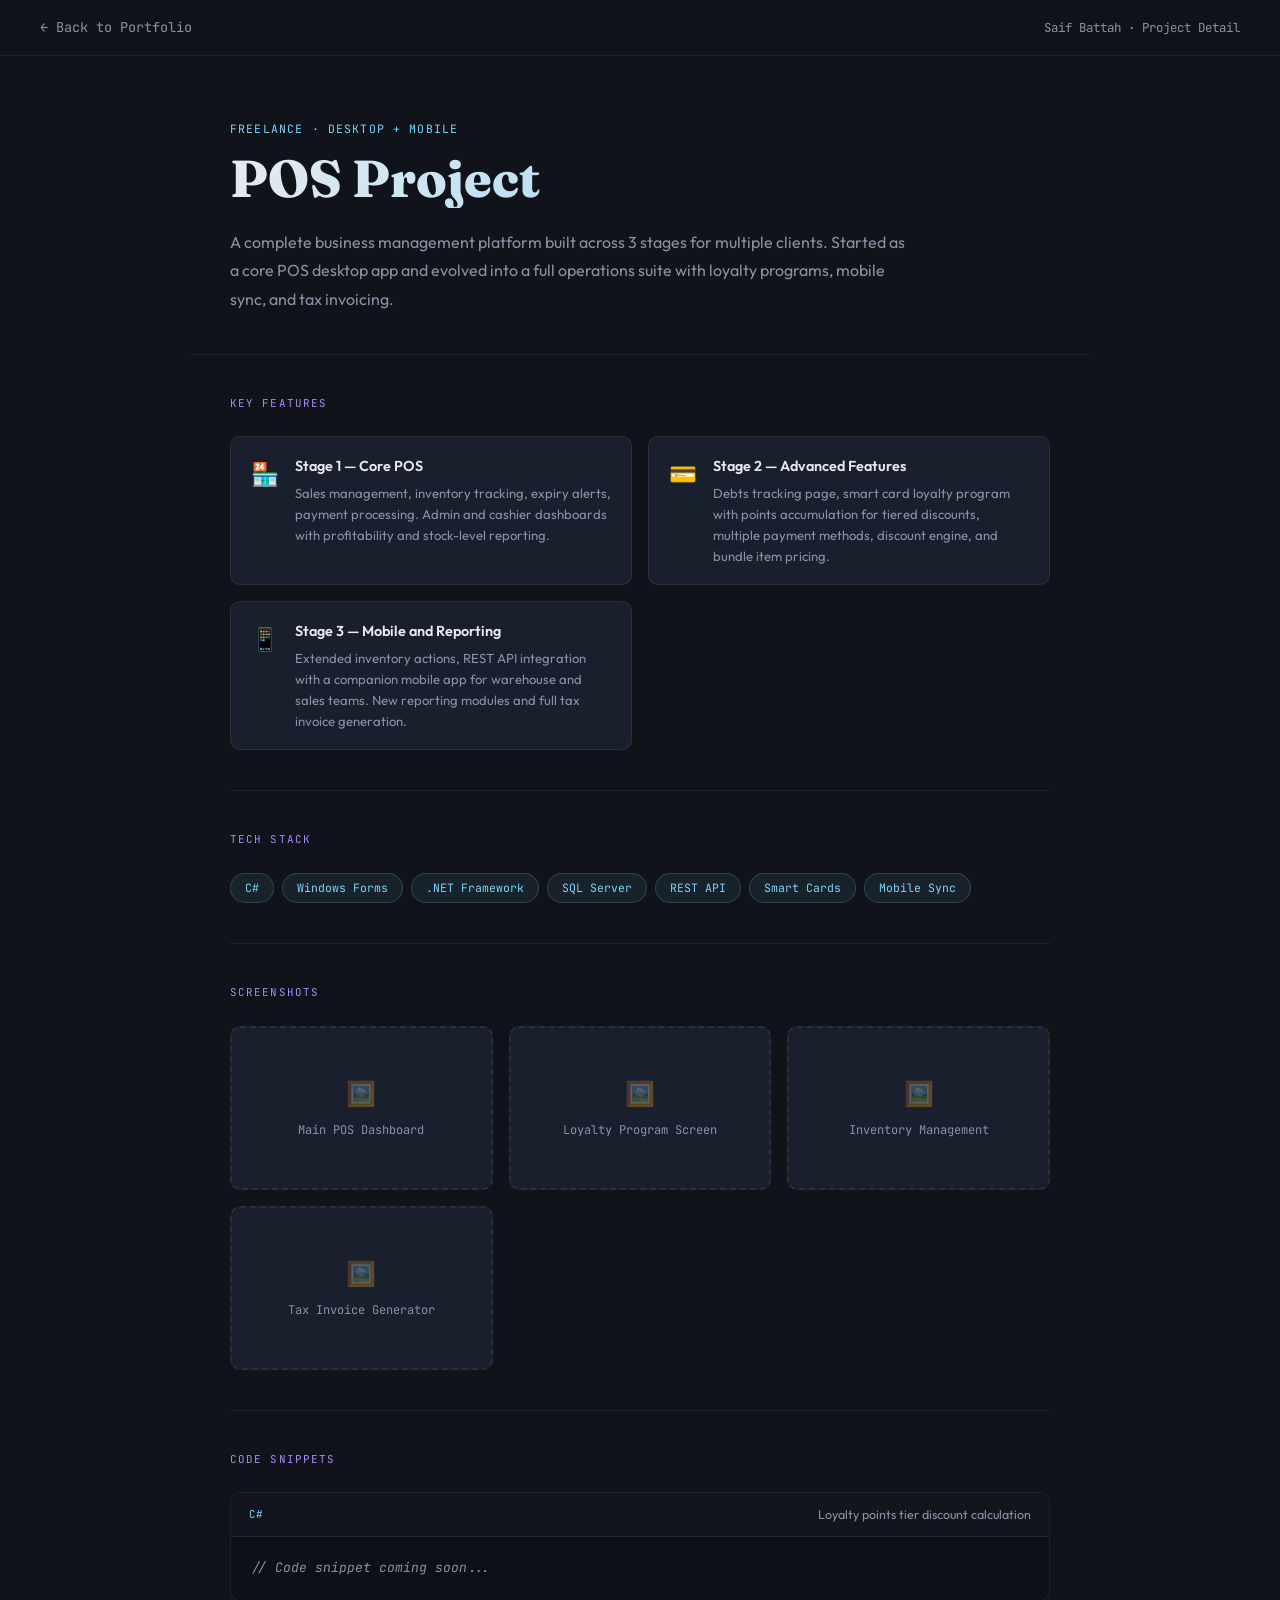
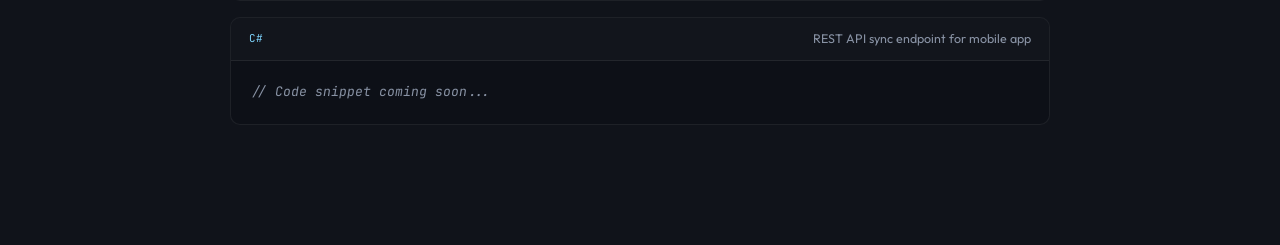
<file: Modules/pos.html>
<!DOCTYPE html>
<html lang="en">
<head>
  <meta charset="UTF-8">
  <meta name="viewport" content="width=device-width, initial-scale=1.0">
  <title>POS Project — Saif Battah</title>
  <link rel="stylesheet" href="module.css">
</head>
<body>

  <nav class="mod-nav">
    <a class="mod-back" href="../index.html">← Back to Portfolio</a>
    <div class="mod-nav-title">Saif Battah · Project Detail</div>
  </nav>

  <div class="mod-hero">
    <div class="mod-type">Freelance · Desktop + Mobile</div>
    <h1 class="mod-title">POS Project</h1>
    <p class="mod-desc">A complete business management platform built across 3 stages for multiple clients. Started as a core POS desktop app and evolved into a full operations suite with loyalty programs, mobile sync, and tax invoicing.</p>
  </div>

  <div class="mod-content">

    <div class="mod-section">
      <div class="mod-section-label">Key Features</div>
      <div class="mod-features">
        <div class="mod-feature">
          <div class="mod-feature-icon">🏪</div>
          <div>
            <div class="mod-feature-title">Stage 1 — Core POS</div>
            <div class="mod-feature-text">Sales management, inventory tracking, expiry alerts, payment processing. Admin and cashier dashboards with profitability and stock-level reporting.</div>
          </div>
        </div>
        <div class="mod-feature">
          <div class="mod-feature-icon">💳</div>
          <div>
            <div class="mod-feature-title">Stage 2 — Advanced Features</div>
            <div class="mod-feature-text">Debts tracking page, smart card loyalty program with points accumulation for tiered discounts, multiple payment methods, discount engine, and bundle item pricing.</div>
          </div>
        </div>
        <div class="mod-feature">
          <div class="mod-feature-icon">📱</div>
          <div>
            <div class="mod-feature-title">Stage 3 — Mobile and Reporting</div>
            <div class="mod-feature-text">Extended inventory actions, REST API integration with a companion mobile app for warehouse and sales teams. New reporting modules and full tax invoice generation.</div>
          </div>
        </div>
      </div>
    </div>

    <div class="mod-section">
      <div class="mod-section-label">Tech Stack</div>
      <div class="mod-pills">
        <span class="mod-pill">C#</span>
        <span class="mod-pill">Windows Forms</span>
        <span class="mod-pill">.NET Framework</span>
        <span class="mod-pill">SQL Server</span>
        <span class="mod-pill">REST API</span>
        <span class="mod-pill">Smart Cards</span>
        <span class="mod-pill">Mobile Sync</span>
      </div>
    </div>

    <div class="mod-section">
      <div class="mod-section-label">Screenshots</div>
      <div class="mod-screenshots">
        <div class="mod-screenshot-slot">
          <div class="slot-icon">🖼️</div>
          <div class="slot-label">Main POS Dashboard</div>
        </div>
        <div class="mod-screenshot-slot">
          <div class="slot-icon">🖼️</div>
          <div class="slot-label">Loyalty Program Screen</div>
        </div>
        <div class="mod-screenshot-slot">
          <div class="slot-icon">🖼️</div>
          <div class="slot-label">Inventory Management</div>
        </div>
        <div class="mod-screenshot-slot">
          <div class="slot-icon">🖼️</div>
          <div class="slot-label">Tax Invoice Generator</div>
        </div>
      </div>
    </div>

    <div class="mod-section">
      <div class="mod-section-label">Code Snippets</div>
      <div class="mod-code-block">
        <div class="mod-code-header">
          <span class="mod-code-lang">C#</span>
          <span class="mod-code-desc">Loyalty points tier discount calculation</span>
        </div>
        <pre><span class="empty-note">// Code snippet coming soon...</span></pre>
      </div>
      <div class="mod-code-block">
        <div class="mod-code-header">
          <span class="mod-code-lang">C#</span>
          <span class="mod-code-desc">REST API sync endpoint for mobile app</span>
        </div>
        <pre><span class="empty-note">// Code snippet coming soon...</span></pre>
      </div>
    </div>

  </div>
</body>
</html>
</file>
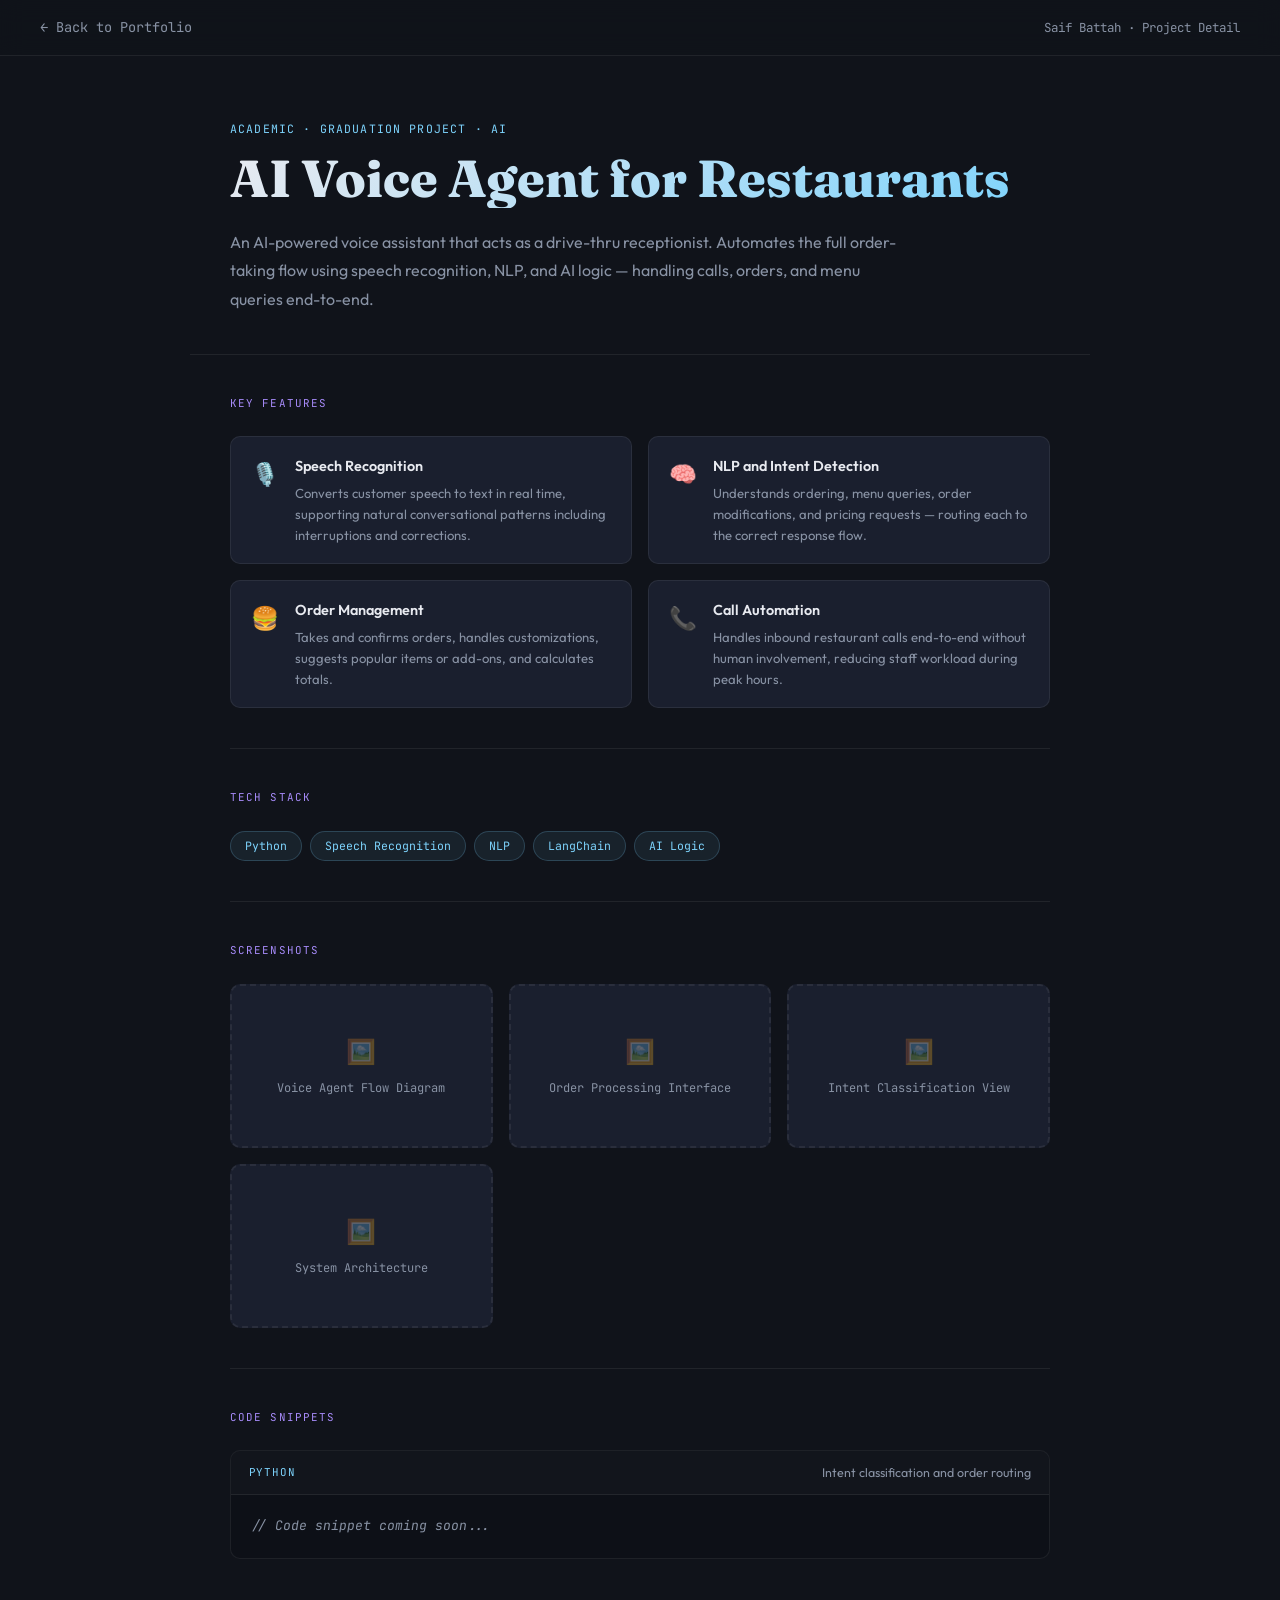
<file: Modules/voice.html>
<!DOCTYPE html>
<html lang="en">
<head>
  <meta charset="UTF-8">
  <meta name="viewport" content="width=device-width, initial-scale=1.0">
  <title>AI Voice Agent for Restaurants — Saif Battah</title>
  <link rel="stylesheet" href="module.css">
</head>
<body>

  <nav class="mod-nav">
    <a class="mod-back" href="../index.html">← Back to Portfolio</a>
    <div class="mod-nav-title">Saif Battah · Project Detail</div>
  </nav>

  <div class="mod-hero">
    <div class="mod-type">Academic · Graduation Project · AI</div>
    <h1 class="mod-title">AI Voice Agent for Restaurants</h1>
    <p class="mod-desc">An AI-powered voice assistant that acts as a drive-thru receptionist. Automates the full order-taking flow using speech recognition, NLP, and AI logic — handling calls, orders, and menu queries end-to-end.</p>
  </div>

  <div class="mod-content">

    <div class="mod-section">
      <div class="mod-section-label">Key Features</div>
      <div class="mod-features">
        <div class="mod-feature">
          <div class="mod-feature-icon">🎙️</div>
          <div>
            <div class="mod-feature-title">Speech Recognition</div>
            <div class="mod-feature-text">Converts customer speech to text in real time, supporting natural conversational patterns including interruptions and corrections.</div>
          </div>
        </div>
        <div class="mod-feature">
          <div class="mod-feature-icon">🧠</div>
          <div>
            <div class="mod-feature-title">NLP and Intent Detection</div>
            <div class="mod-feature-text">Understands ordering, menu queries, order modifications, and pricing requests — routing each to the correct response flow.</div>
          </div>
        </div>
        <div class="mod-feature">
          <div class="mod-feature-icon">🍔</div>
          <div>
            <div class="mod-feature-title">Order Management</div>
            <div class="mod-feature-text">Takes and confirms orders, handles customizations, suggests popular items or add-ons, and calculates totals.</div>
          </div>
        </div>
        <div class="mod-feature">
          <div class="mod-feature-icon">📞</div>
          <div>
            <div class="mod-feature-title">Call Automation</div>
            <div class="mod-feature-text">Handles inbound restaurant calls end-to-end without human involvement, reducing staff workload during peak hours.</div>
          </div>
        </div>
      </div>
    </div>

    <div class="mod-section">
      <div class="mod-section-label">Tech Stack</div>
      <div class="mod-pills">
        <span class="mod-pill">Python</span>
        <span class="mod-pill">Speech Recognition</span>
        <span class="mod-pill">NLP</span>
        <span class="mod-pill">LangChain</span>
        <span class="mod-pill">AI Logic</span>
      </div>
    </div>

    <div class="mod-section">
      <div class="mod-section-label">Screenshots</div>
      <div class="mod-screenshots">
        <div class="mod-screenshot-slot">
          <div class="slot-icon">🖼️</div>
          <div class="slot-label">Voice Agent Flow Diagram</div>
        </div>
        <div class="mod-screenshot-slot">
          <div class="slot-icon">🖼️</div>
          <div class="slot-label">Order Processing Interface</div>
        </div>
        <div class="mod-screenshot-slot">
          <div class="slot-icon">🖼️</div>
          <div class="slot-label">Intent Classification View</div>
        </div>
        <div class="mod-screenshot-slot">
          <div class="slot-icon">🖼️</div>
          <div class="slot-label">System Architecture</div>
        </div>
      </div>
    </div>

    <div class="mod-section">
      <div class="mod-section-label">Code Snippets</div>
      <div class="mod-code-block">
        <div class="mod-code-header">
          <span class="mod-code-lang">Python</span>
          <span class="mod-code-desc">Intent classification and order routing</span>
        </div>
        <pre><span class="empty-note">// Code snippet coming soon...</span></pre>
      </div>
    </div>

  </div>
</body>
</html>
</file>
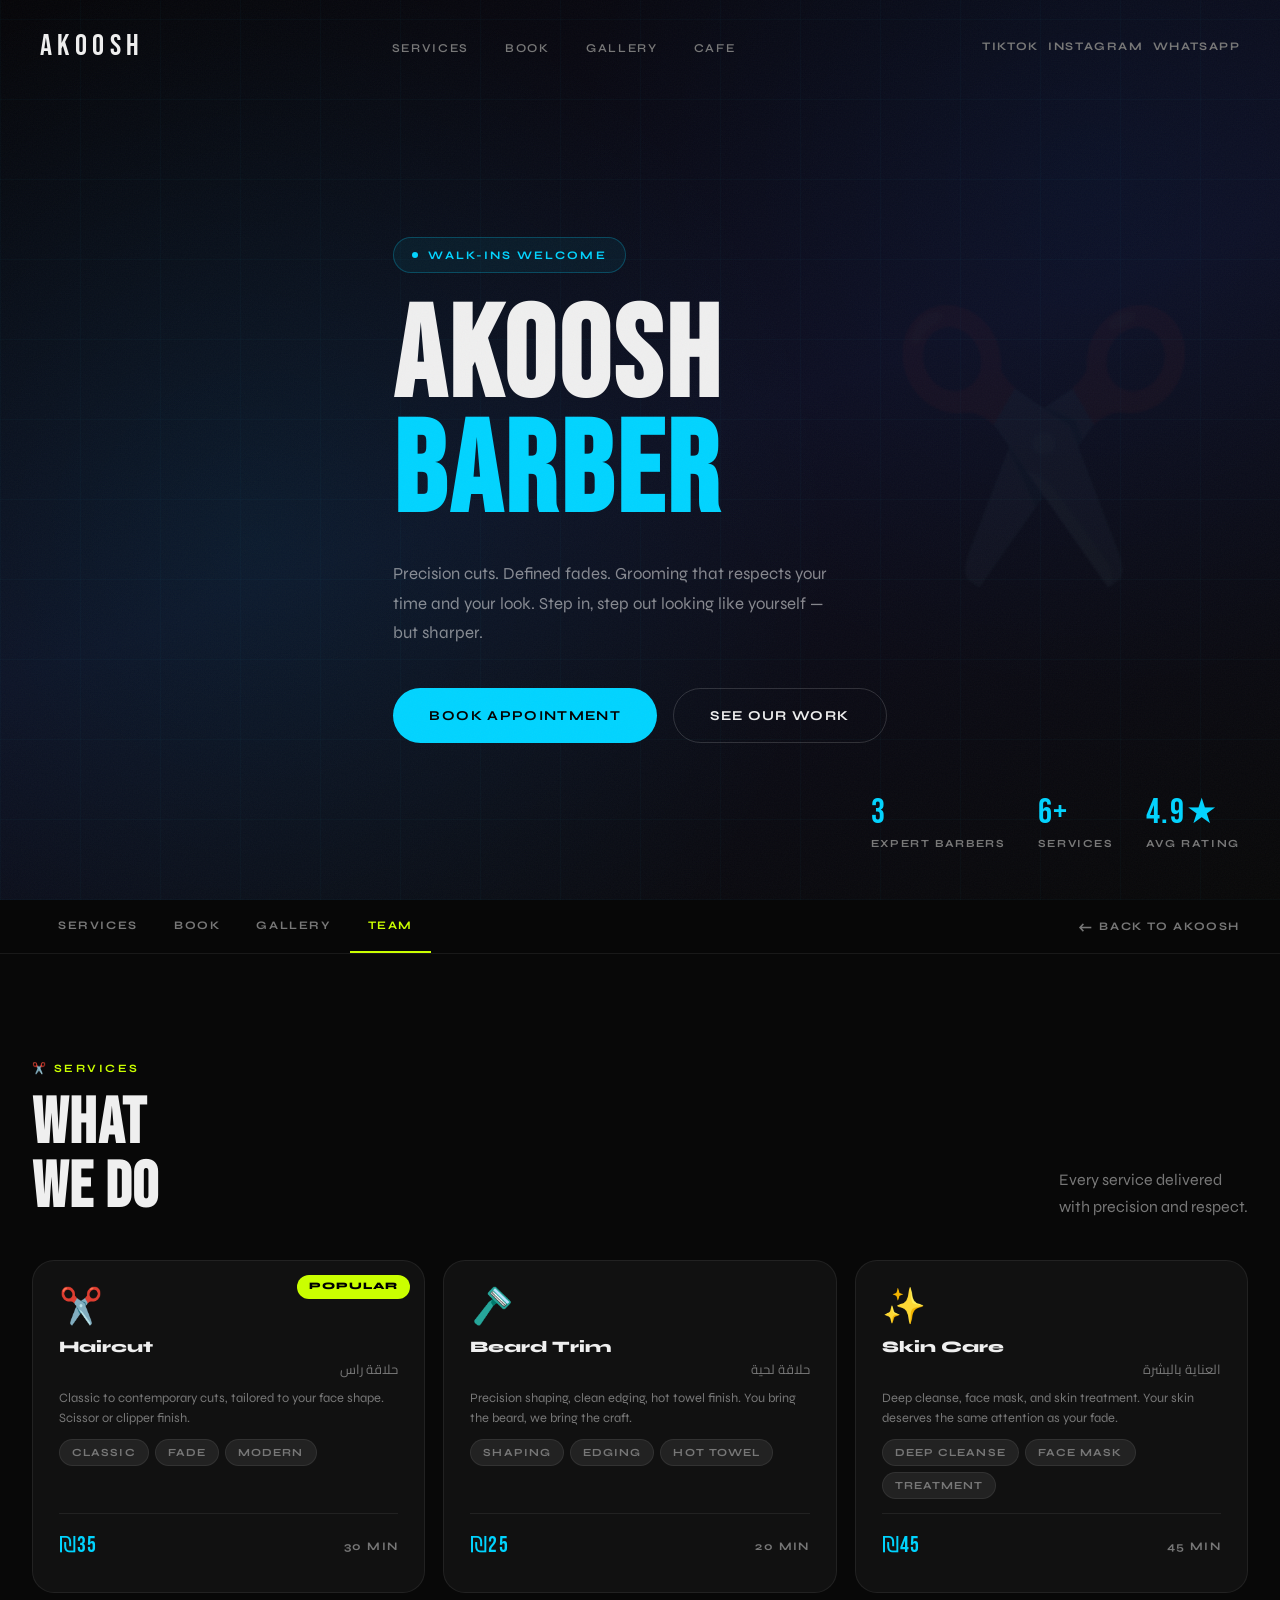
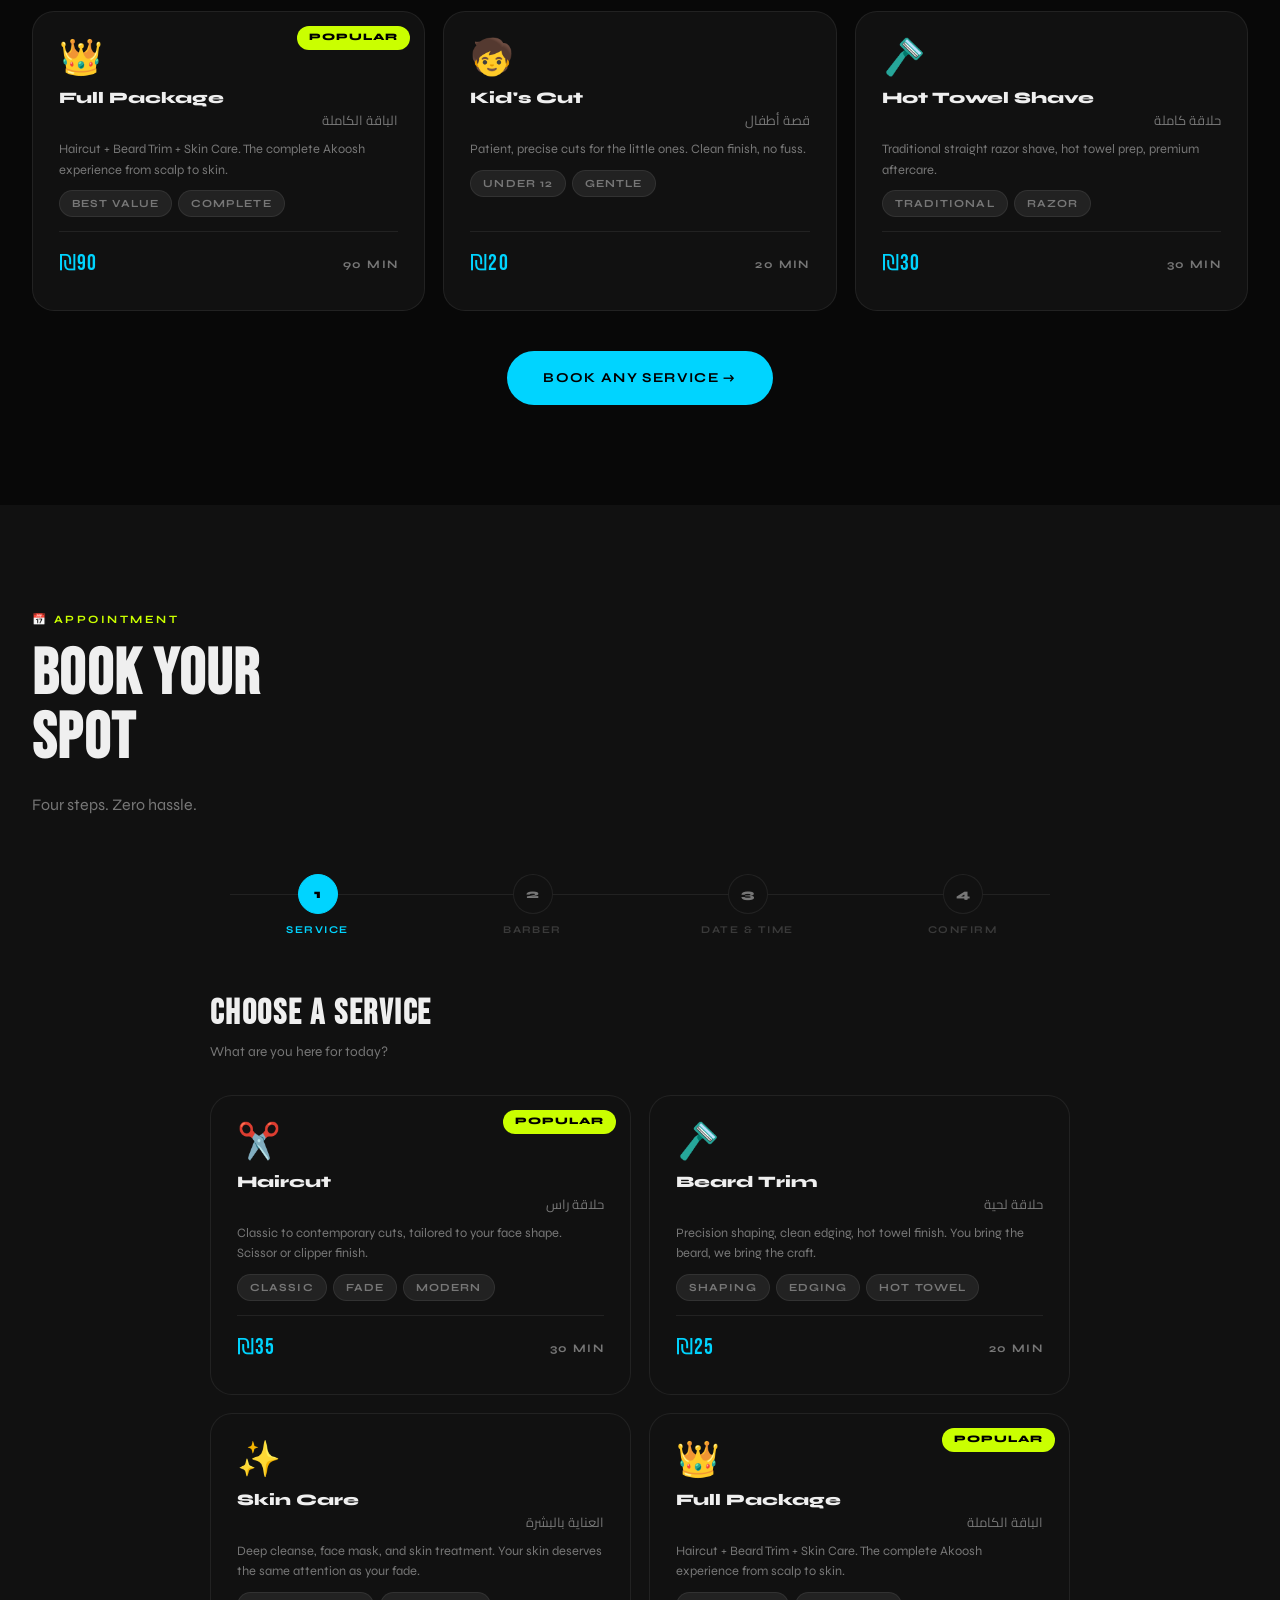
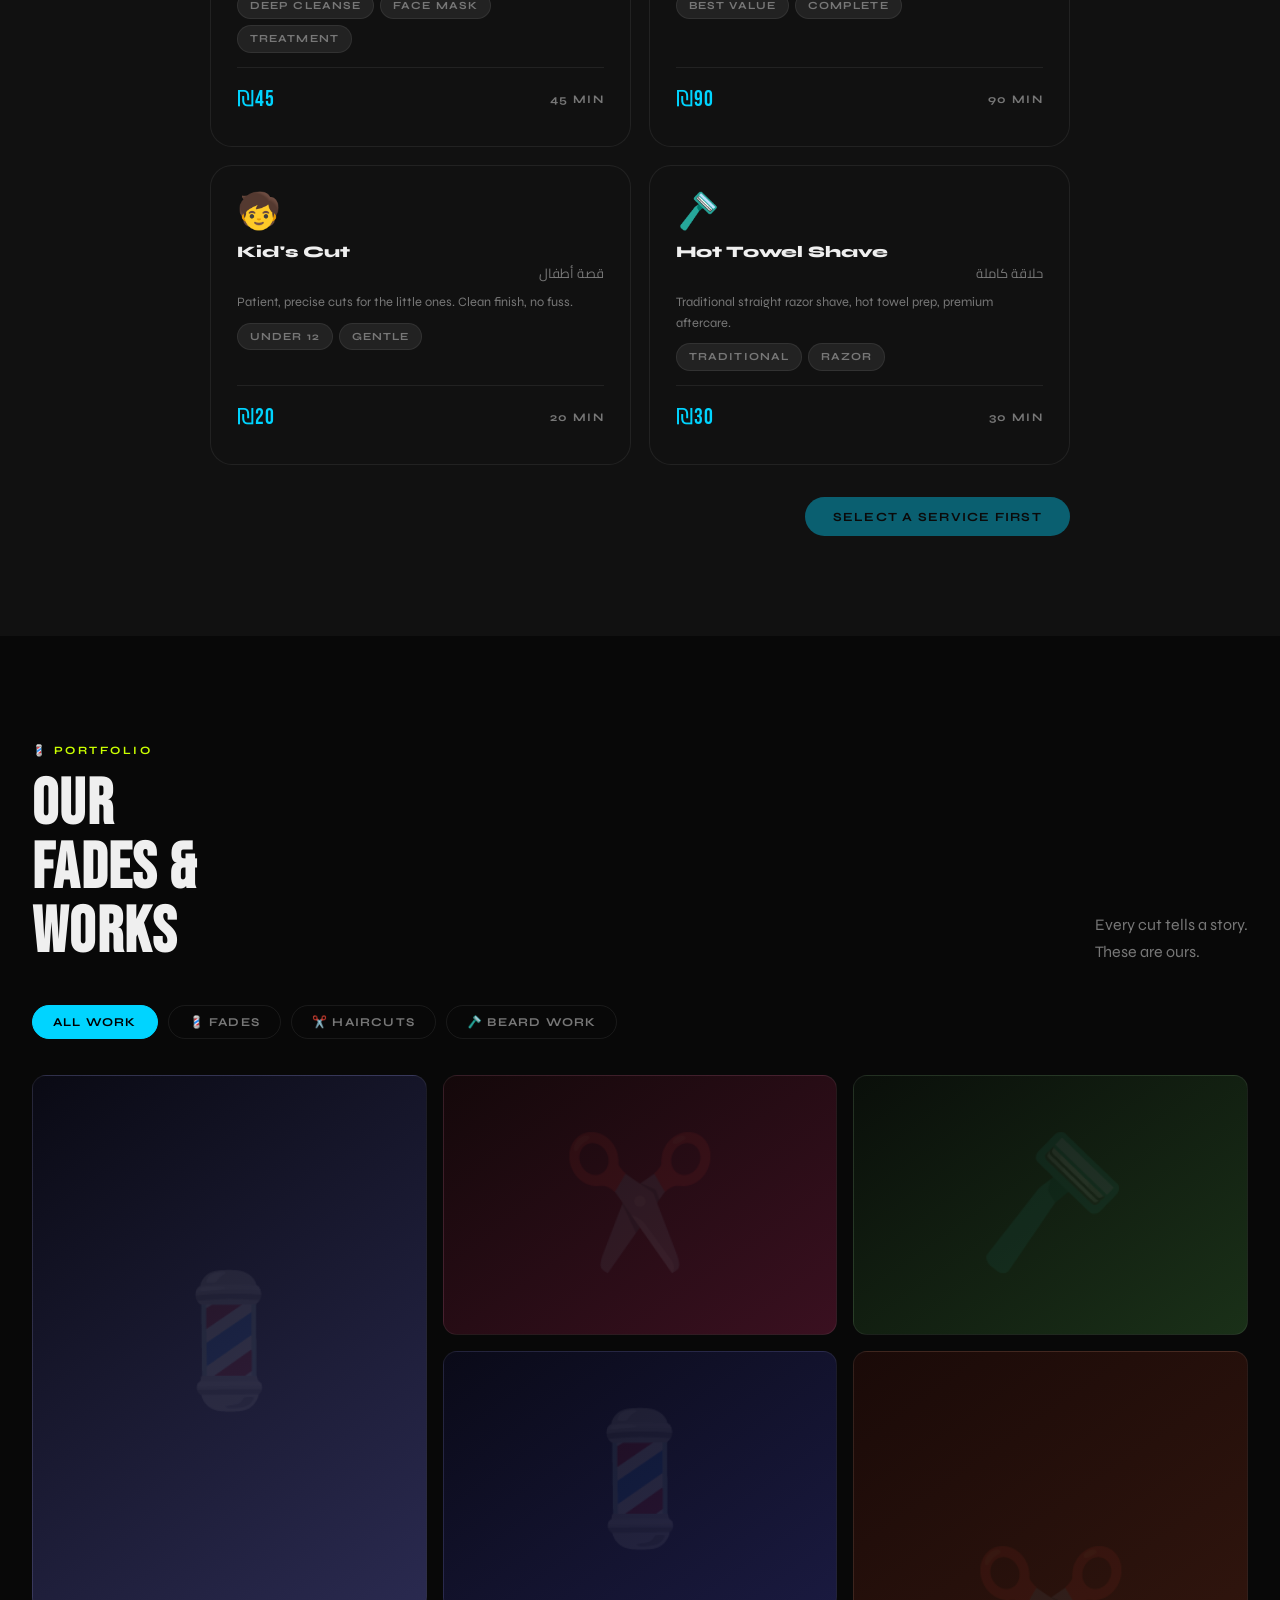
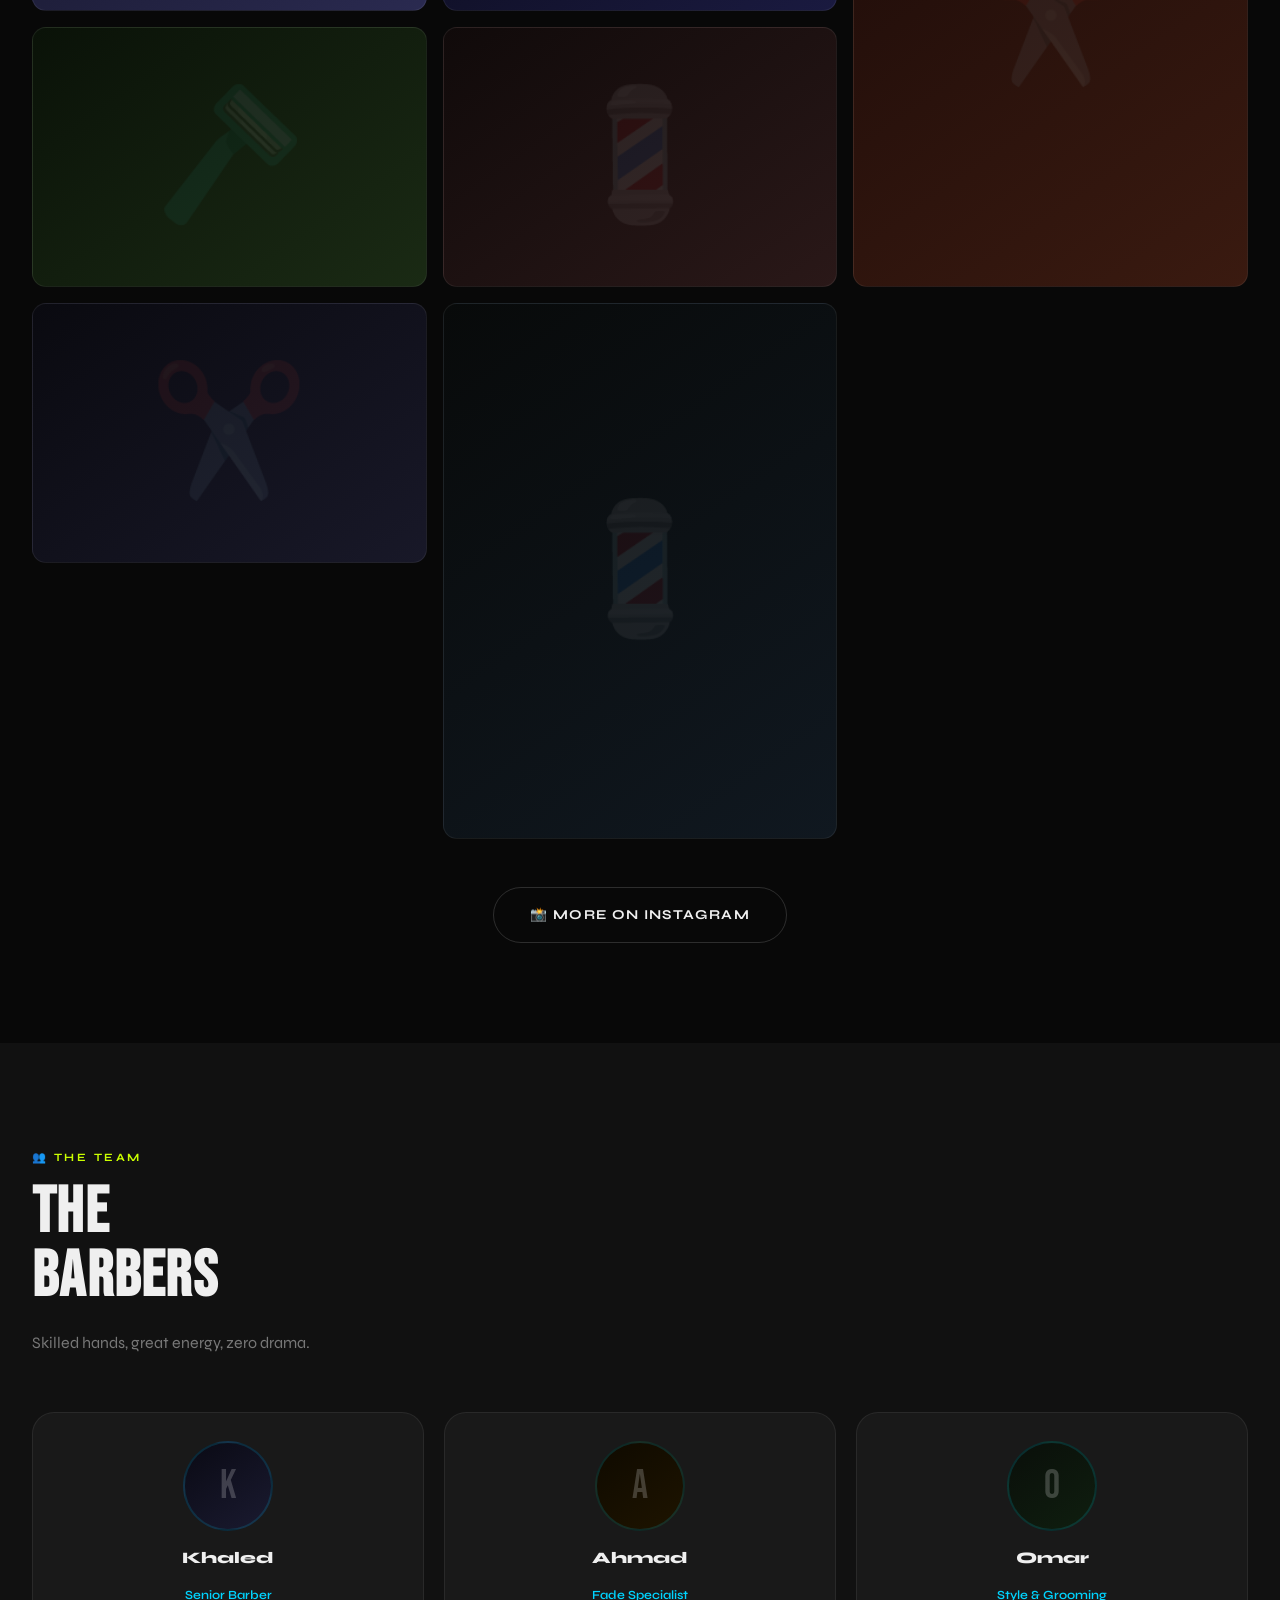
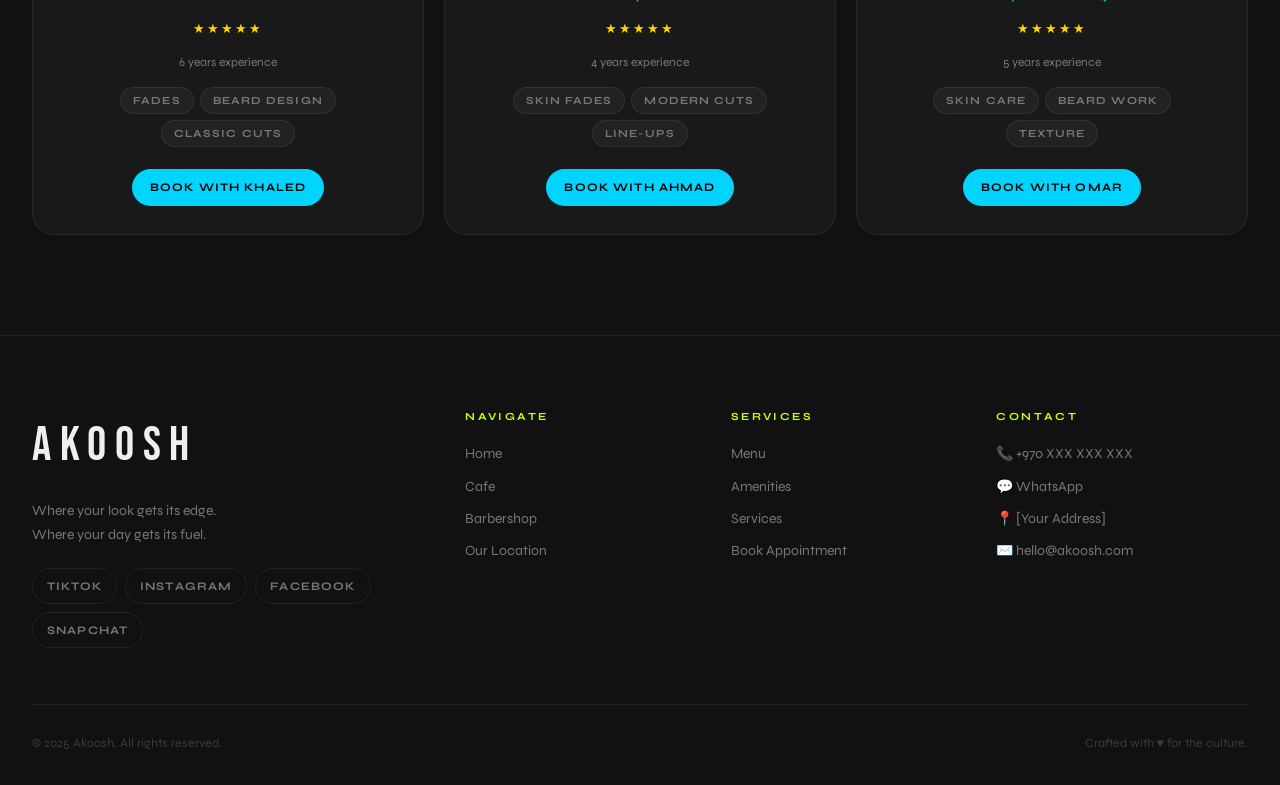
<file: Modules/AkooshWebSite/barbershop.html>
<!DOCTYPE html>
<html lang="en">
<head>
  <meta charset="UTF-8" />
  <meta name="viewport" content="width=device-width, initial-scale=1.0" />
  <title>Akoosh Barbershop — Cuts, Fades & Grooming</title>
  <link rel="stylesheet" href="css/style.css" />
  <style>

    /* ── BARBER HERO ── */
    .barber-hero {
      min-height: 100vh;
      background: linear-gradient(160deg, #050508 0%, #0d0d1f 50%, #080808 100%);
      position: relative;
      display: flex;
      align-items: center;
      overflow: hidden;
      padding-top: 80px;
    }

    .barber-hero::before {
      content: '';
      position: absolute;
      inset: 0;
      background-image:
        radial-gradient(circle at 20% 60%, rgba(0,212,255,0.07) 0%, transparent 50%),
        radial-gradient(circle at 85% 20%, rgba(0,120,255,0.05) 0%, transparent 40%);
    }

    .hero-grid-lines {
      position: absolute;
      inset: 0;
      background-image:
        repeating-linear-gradient(0deg, rgba(0,212,255,0.025) 0px, rgba(0,212,255,0.025) 1px, transparent 1px, transparent 80px),
        repeating-linear-gradient(90deg, rgba(0,212,255,0.025) 0px, rgba(0,212,255,0.025) 1px, transparent 1px, transparent 80px);
      pointer-events: none;
    }

    .barber-hero-content { position: relative; z-index: 2; max-width: 700px; }

    .hero-badge-barber {
      display: inline-flex;
      align-items: center;
      gap: 10px;
      padding: 8px 18px;
      border: 1px solid rgba(0,212,255,0.25);
      border-radius: 50px;
      background: rgba(0,212,255,0.06);
      font-size: 0.72rem;
      font-weight: 700;
      letter-spacing: 0.18em;
      text-transform: uppercase;
      color: var(--accent-barber);
      margin-bottom: 28px;
    }
    .hero-badge-barber .dot { width: 6px; height: 6px; border-radius: 50%; background: var(--accent-barber); animation: blink 1.5s ease-in-out infinite; }
    @keyframes blink { 0%,100% { opacity:1; } 50% { opacity:0.3; } }

    .barber-hero h1 {
      font-family: var(--font-display);
      font-size: clamp(4rem, 10vw, 9rem);
      line-height: 0.9;
      text-transform: uppercase;
      letter-spacing: 0.03em;
      margin-bottom: 28px;
    }
    .barber-hero h1 .hl { color: var(--accent-barber); }

    .barber-hero-desc {
      font-size: 1.05rem;
      color: rgba(255,255,255,0.5);
      max-width: 440px;
      line-height: 1.75;
      margin-bottom: 40px;
    }

    .hero-deco-barber {
      position: absolute;
      right: 6%;
      top: 50%;
      transform: translateY(-50%);
      font-size: 16rem;
      opacity: 0.04;
      pointer-events: none;
      animation: float-barber 6s ease-in-out infinite;
    }
    @keyframes float-barber { 0%,100% { transform: translateY(-50%); } 50% { transform: translateY(calc(-50% - 14px)); } }

    .barber-hero-stats {
      position: absolute;
      bottom: 48px;
      right: 40px;
      display: flex;
      gap: 32px;
    }
    .barber-stat .num {
      font-family: var(--font-display);
      font-size: 2.2rem;
      letter-spacing: 0.05em;
      color: var(--accent-barber);
      line-height: 1;
    }
    .barber-stat .label {
      font-size: 0.68rem;
      font-weight: 700;
      letter-spacing: 0.15em;
      text-transform: uppercase;
      color: var(--text-muted);
      margin-top: 4px;
    }

    /* ── SERVICES SECTION ── */
    .services-section { background: var(--bg); }

    .services-grid {
      display: grid;
      grid-template-columns: repeat(3, 1fr);
      gap: 18px;
    }

    .service-card {
      padding: 28px 26px;
      border-radius: var(--radius-lg);
      border: 1px solid var(--border);
      background: var(--surface);
      cursor: pointer;
      transition: all 0.35s var(--ease);
      position: relative;
      overflow: hidden;
      display: flex;
      flex-direction: column;
      gap: 14px;
    }
    .service-card:hover { border-color: rgba(0,212,255,0.2); transform: translateY(-3px); }
    .service-card.selected { border-color: var(--accent-barber); background: rgba(0,212,255,0.04); }
    .service-card.selected::after {
      content: '✓';
      position: absolute;
      top: 16px; right: 16px;
      width: 24px; height: 24px;
      border-radius: 50%;
      background: var(--accent-barber);
      color: #000;
      font-size: 0.8rem;
      font-weight: 900;
      display: flex;
      align-items: center;
      justify-content: center;
    }

    .popular-badge {
      position: absolute;
      top: 14px; right: 14px;
      padding: 4px 12px;
      background: var(--accent);
      border-radius: 50px;
      font-size: 0.62rem;
      font-weight: 800;
      letter-spacing: 0.1em;
      text-transform: uppercase;
      color: #000;
    }

    .service-card-icon { font-size: 2.2rem; line-height: 1; }

    .service-card-body { flex: 1; }

    .service-name {
      font-size: 1rem;
      font-weight: 800;
      margin-bottom: 3px;
    }
    .service-name-ar {
      font-size: 0.82rem;
      color: var(--text-muted);
      margin-bottom: 8px;
    }
    .service-desc {
      font-size: 0.8rem;
      color: var(--text-muted);
      line-height: 1.6;
      margin-bottom: 10px;
    }
    .service-tags { display: flex; flex-wrap: wrap; gap: 6px; }

    .service-card-footer {
      display: flex;
      justify-content: space-between;
      align-items: center;
      padding-top: 14px;
      border-top: 1px solid var(--border);
    }
    .service-price {
      font-family: var(--font-display);
      font-size: 1.4rem;
      letter-spacing: 0.05em;
      color: var(--accent-barber);
    }
    .service-duration {
      font-size: 0.72rem;
      font-weight: 700;
      letter-spacing: 0.12em;
      text-transform: uppercase;
      color: var(--text-muted);
    }

    /* ── BOOKING SECTION ── */
    .booking-section { background: var(--surface); }

    .booking-wrap {
      max-width: 860px;
      margin: 0 auto;
    }

    /* Step indicators */
    .step-indicators {
      display: flex;
      align-items: center;
      gap: 0;
      margin-bottom: 56px;
      position: relative;
    }
    .step-indicators::before {
      content: '';
      position: absolute;
      top: 20px;
      left: 20px;
      right: 20px;
      height: 1px;
      background: var(--border);
    }

    .step-indicator {
      display: flex;
      flex-direction: column;
      align-items: center;
      gap: 8px;
      flex: 1;
      position: relative;
      z-index: 2;
    }

    .step-num {
      width: 40px; height: 40px;
      border-radius: 50%;
      border: 1.5px solid var(--border);
      background: var(--surface);
      display: flex;
      align-items: center;
      justify-content: center;
      font-size: 0.8rem;
      font-weight: 800;
      color: var(--text-muted);
      transition: var(--transition);
    }

    .step-indicator.active .step-num {
      border-color: var(--accent-barber);
      background: var(--accent-barber);
      color: #000;
    }
    .step-indicator.done .step-num {
      border-color: var(--accent);
      background: var(--accent);
      color: #000;
    }
    .step-indicator.done .step-num::after { content: '✓'; }

    .step-label {
      font-size: 0.65rem;
      font-weight: 700;
      letter-spacing: 0.14em;
      text-transform: uppercase;
      color: var(--text-dim);
      white-space: nowrap;
    }
    .step-indicator.active .step-label { color: var(--accent-barber); }
    .step-indicator.done .step-label { color: var(--text-muted); }

    /* Step panels */
    .booking-step { display: none; }

    .step-title {
      font-family: var(--font-display);
      font-size: 2.2rem;
      letter-spacing: 0.05em;
      text-transform: uppercase;
      margin-bottom: 8px;
    }
    .step-subtitle {
      font-size: 0.85rem;
      color: var(--text-muted);
      margin-bottom: 32px;
    }

    .step-nav {
      display: flex;
      justify-content: space-between;
      align-items: center;
      margin-top: 32px;
    }

    .step-nav-btn {
      display: inline-flex;
      align-items: center;
      gap: 8px;
      padding: 12px 28px;
      border-radius: 50px;
      font-family: var(--font-body);
      font-size: 0.78rem;
      font-weight: 700;
      letter-spacing: 0.1em;
      text-transform: uppercase;
      border: none;
      cursor: pointer;
      transition: var(--transition);
    }
    .step-nav-btn:disabled { opacity: 0.4; cursor: not-allowed; }
    .step-nav-btn.primary { background: var(--accent-barber); color: #000; }
    .step-nav-btn.primary:not(:disabled):hover { background: #fff; }
    .step-nav-btn.secondary { background: var(--surface-3); color: var(--text-muted); border: 1px solid var(--border); }
    .step-nav-btn.secondary:hover { color: var(--text); }

    /* ── STEP 2 — BARBERS ── */
    .barbers-grid {
      display: grid;
      grid-template-columns: repeat(2, 1fr);
      gap: 16px;
    }

    .barber-card {
      display: flex;
      align-items: flex-start;
      gap: 16px;
      padding: 22px;
      border: 1px solid var(--border);
      border-radius: var(--radius);
      background: var(--surface-2);
      cursor: pointer;
      transition: all 0.3s var(--ease);
      position: relative;
    }
    .barber-card:hover { border-color: rgba(0,212,255,0.2); }
    .barber-card.selected { border-color: var(--accent-barber); background: rgba(0,212,255,0.04); }

    .barber-avatar {
      width: 64px; height: 64px;
      border-radius: 16px;
      display: flex;
      align-items: center;
      justify-content: center;
      flex-shrink: 0;
    }
    .barber-initial {
      font-family: var(--font-display);
      font-size: 1.8rem;
      letter-spacing: 0.05em;
      color: rgba(255,255,255,0.3);
    }

    .barber-info { flex: 1; }
    .barber-name { font-weight: 800; font-size: 0.95rem; margin-bottom: 3px; }
    .barber-title { font-size: 0.75rem; color: var(--text-muted); margin-bottom: 8px; }
    .barber-specs { display: flex; align-items: center; gap: 10px; margin-bottom: 8px; }
    .spec-text { font-size: 0.72rem; color: var(--text-muted); }
    .barber-tags { display: flex; flex-wrap: wrap; gap: 5px; }

    /* ── STEP 3 — DATE/TIME ── */
    .datetime-grid {
      display: grid;
      grid-template-columns: 1fr 1fr;
      gap: 32px;
    }

    .cal-header {
      padding: 12px 0 16px;
      display: flex;
      justify-content: center;
    }
    .cal-month {
      font-family: var(--font-display);
      font-size: 1.2rem;
      letter-spacing: 0.1em;
      text-transform: uppercase;
    }

    .cal-grid {
      display: grid;
      grid-template-columns: repeat(7, 1fr);
      gap: 6px;
    }

    .cal-day-label {
      font-size: 0.62rem;
      font-weight: 700;
      letter-spacing: 0.1em;
      text-transform: uppercase;
      color: var(--text-dim);
      text-align: center;
      padding-bottom: 8px;
    }

    .cal-day {
      aspect-ratio: 1;
      border-radius: 8px;
      border: none;
      background: transparent;
      color: var(--text);
      font-family: var(--font-body);
      font-size: 0.82rem;
      font-weight: 600;
      cursor: pointer;
      transition: var(--transition);
      display: flex;
      align-items: center;
      justify-content: center;
    }
    .cal-day:not(.disabled):hover { background: var(--surface-3); }
    .cal-day.disabled { color: var(--text-dim); cursor: not-allowed; }
    .cal-day.selected { background: var(--accent-barber); color: #000; font-weight: 800; }

    .slots-label {
      font-size: 0.68rem;
      font-weight: 700;
      letter-spacing: 0.15em;
      text-transform: uppercase;
      color: var(--accent);
      margin-bottom: 14px;
    }

    .time-slots-grid {
      display: grid;
      grid-template-columns: repeat(3, 1fr);
      gap: 8px;
    }

    .time-slot {
      padding: 10px 8px;
      border-radius: var(--radius-sm);
      border: 1px solid var(--border);
      background: transparent;
      color: var(--text-muted);
      font-family: var(--font-body);
      font-size: 0.78rem;
      font-weight: 600;
      cursor: pointer;
      transition: var(--transition);
    }
    .time-slot:not(.booked):hover { border-color: var(--accent-barber); color: var(--text); }
    .time-slot.booked { color: var(--text-dim); cursor: not-allowed; text-decoration: line-through; }
    .time-slot.selected { background: var(--accent-barber); border-color: var(--accent-barber); color: #000; font-weight: 800; }

    /* ── STEP 4 — SUMMARY ── */
    .summary-box {
      background: var(--surface-2);
      border: 1px solid var(--border);
      border-radius: var(--radius);
      padding: 28px;
      margin-bottom: 28px;
    }
    .summary-row {
      display: flex;
      justify-content: space-between;
      align-items: center;
      padding: 10px 0;
      border-bottom: 1px solid var(--border);
      font-size: 0.875rem;
    }
    .summary-row:last-child { border-bottom: none; }
    .summary-row span { color: var(--text-muted); }
    .summary-row.total-row { padding-top: 14px; }
    .summary-row.total-row strong {
      font-family: var(--font-display);
      font-size: 1.5rem;
      color: var(--accent-barber);
    }

    .booking-form {
      display: flex;
      flex-direction: column;
      gap: 12px;
      margin-bottom: 20px;
    }
    .booking-input {
      width: 100%;
      padding: 13px 18px;
      background: var(--surface-2);
      border: 1px solid var(--border);
      border-radius: var(--radius-sm);
      color: var(--text);
      font-family: var(--font-body);
      font-size: 0.875rem;
      outline: none;
      transition: var(--transition);
    }
    .booking-input:focus { border-color: var(--accent-barber); }
    .booking-input::placeholder { color: var(--text-dim); }

    /* Confirmation screen */
    .booking-confirm {
      display: none;
      flex-direction: column;
      align-items: center;
      text-align: center;
      padding: 48px 24px;
      gap: 16px;
    }
    .confirm-icon { font-size: 4rem; }
    .confirm-title {
      font-family: var(--font-display);
      font-size: 2.5rem;
      letter-spacing: 0.1em;
      text-transform: uppercase;
    }
    .confirm-subtitle { color: var(--text-muted); font-size: 0.9rem; max-width: 360px; line-height: 1.7; }
    .confirm-ref {
      font-family: var(--font-display);
      font-size: 1.2rem;
      letter-spacing: 0.2em;
      color: var(--accent-barber);
      padding: 10px 28px;
      border: 1px solid rgba(0,212,255,0.25);
      border-radius: 50px;
    }

    /* ── GALLERY SECTION ── */
    .gallery-section { background: var(--bg); }

    .gallery-filters {
      display: flex;
      gap: 10px;
      margin-bottom: 36px;
      flex-wrap: wrap;
    }
    .gallery-filter {
      padding: 9px 20px;
      border-radius: 50px;
      border: 1px solid var(--border);
      background: transparent;
      color: var(--text-muted);
      font-family: var(--font-body);
      font-size: 0.75rem;
      font-weight: 700;
      letter-spacing: 0.1em;
      text-transform: uppercase;
      cursor: pointer;
      transition: var(--transition);
    }
    .gallery-filter:hover { color: var(--text); }
    .gallery-filter.active { background: var(--accent-barber); border-color: var(--accent-barber); color: #000; }

    .gallery-grid {
      display: grid;
      grid-template-columns: repeat(3, 1fr);
      gap: 16px;
      grid-auto-rows: 260px;
    }

    .gallery-item {
      border-radius: var(--radius);
      position: relative;
      overflow: hidden;
      cursor: pointer;
      border: 1px solid var(--border);
      display: flex;
      align-items: center;
      justify-content: center;
      transition: var(--transition);
    }
    .gallery-item:nth-child(4n+1) { grid-row: span 2; }

    .gallery-emoji {
      font-size: 5rem;
      opacity: 0.08;
      position: absolute;
      inset: 0;
      display: flex;
      align-items: center;
      justify-content: center;
      font-size: 8rem;
    }

    .gallery-overlay {
      position: absolute;
      inset: 0;
      background: linear-gradient(to top, rgba(0,0,0,0.85) 0%, transparent 60%);
      display: flex;
      flex-direction: column;
      justify-content: flex-end;
      padding: 20px;
      opacity: 0;
      transition: opacity 0.35s ease;
    }
    .gallery-item:hover .gallery-overlay { opacity: 1; }
    .gallery-item:hover { transform: scale(1.01); border-color: rgba(0,212,255,0.2); }

    .gallery-label {
      font-weight: 800;
      font-size: 0.9rem;
      margin-bottom: 2px;
    }
    .gallery-barber {
      font-size: 0.72rem;
      color: rgba(255,255,255,0.5);
      margin-bottom: 12px;
    }
    .gallery-book-btn {
      display: inline-block;
      padding: 8px 16px;
      background: var(--accent-barber);
      color: #000;
      border-radius: 50px;
      font-size: 0.72rem;
      font-weight: 800;
      letter-spacing: 0.1em;
      text-decoration: none;
      text-transform: uppercase;
      width: fit-content;
    }

    /* ── TEAM SECTION ── */
    .team-section { background: var(--surface); }

    .team-grid {
      display: grid;
      grid-template-columns: repeat(3, 1fr);
      gap: 20px;
    }

    .team-card {
      padding: 28px;
      border: 1px solid var(--border);
      border-radius: var(--radius-lg);
      background: var(--surface-2);
      display: flex;
      flex-direction: column;
      align-items: center;
      text-align: center;
      gap: 14px;
      transition: all 0.35s var(--ease);
    }
    .team-card:hover { border-color: rgba(0,212,255,0.2); transform: translateY(-4px); }

    .team-avatar {
      width: 90px; height: 90px;
      border-radius: 50%;
      display: flex;
      align-items: center;
      justify-content: center;
      border: 2px solid rgba(0,212,255,0.15);
    }
    .team-initial {
      font-family: var(--font-display);
      font-size: 2.5rem;
      color: rgba(255,255,255,0.2);
    }
    .team-name { font-weight: 800; font-size: 1rem; }
    .team-role { font-size: 0.78rem; color: var(--accent-barber); font-weight: 600; }
    .team-exp { font-size: 0.75rem; color: var(--text-muted); }
    .team-tags { display: flex; flex-wrap: wrap; gap: 6px; justify-content: center; }

    /* ── RESPONSIVE ── */
    @media (max-width: 1024px) {
      .services-grid { grid-template-columns: repeat(2, 1fr); }
      .gallery-grid { grid-template-columns: repeat(2, 1fr); }
    }
    @media (max-width: 768px) {
      .barbers-grid { grid-template-columns: 1fr; }
      .datetime-grid { grid-template-columns: 1fr; }
      .team-grid { grid-template-columns: repeat(2, 1fr); }
      .barber-hero-stats { display: none; }
    }
    @media (max-width: 640px) {
      .services-grid { grid-template-columns: 1fr; }
      .gallery-grid { grid-template-columns: 1fr; }
      .team-grid { grid-template-columns: 1fr; }
      .gallery-item:nth-child(4n+1) { grid-row: span 1; }
    }
  </style>
</head>
<body>

  <!-- ── NAV ── -->
  <nav class="nav" id="main-nav">
    <a href="index.html" class="nav-logo">AKOOSH</a>
    <ul class="nav-links">
      <li><a href="#services">Services</a></li>
      <li><a href="#book">Book</a></li>
      <li><a href="#gallery">Gallery</a></li>
      <li><a href="cafe.html">Cafe</a></li>
    </ul>
    <div class="nav-right">
      <div class="nav-social-icons">
        <a href="#">TikTok</a>
        <a href="#">Instagram</a>
        <a href="#">WhatsApp</a>
      </div>
      <button class="hamburger" aria-label="Menu"><span></span><span></span><span></span></button>
    </div>
  </nav>

  <div class="mobile-nav">
    <button class="mobile-nav-close" style="position:absolute;top:24px;right:24px;background:none;border:none;color:var(--text);font-size:2rem;cursor:pointer;">✕</button>
    <a href="#services">Services</a>
    <a href="#book">Book Appointment</a>
    <a href="#gallery">Gallery</a>
    <a href="cafe.html">Cafe</a>
    <a href="index.html">Home</a>
  </div>

  <!-- ── BARBER HERO ── -->
  <section class="barber-hero">
    <div class="hero-grid-lines"></div>
    <div class="hero-deco-barber">✂️</div>
    <div class="container">
      <div class="barber-hero-content">
        <div class="hero-badge-barber"><span class="dot"></span> Walk-ins Welcome</div>
        <h1>Akoosh<br><span class="hl">Barber</span></h1>
        <p class="barber-hero-desc">
          Precision cuts. Defined fades. Grooming that respects your time and your look.
          Step in, step out looking like yourself — but sharper.
        </p>
        <div style="display:flex;gap:16px;flex-wrap:wrap;">
          <a href="#book" class="btn btn-barber btn-lg">Book Appointment</a>
          <a href="#gallery" class="btn btn-outline btn-lg">See Our Work</a>
        </div>
      </div>
    </div>
    <div class="barber-hero-stats">
      <div class="barber-stat"><div class="num">3</div><div class="label">Expert Barbers</div></div>
      <div class="barber-stat"><div class="num">6+</div><div class="label">Services</div></div>
      <div class="barber-stat"><div class="num">4.9★</div><div class="label">Avg Rating</div></div>
    </div>
  </section>

  <!-- ── SUB-NAV ── -->
  <nav class="subnav">
    <ul class="subnav-links">
      <li><a href="#services">Services</a></li>
      <li><a href="#book">Book</a></li>
      <li><a href="#gallery">Gallery</a></li>
      <li><a href="#team">Team</a></li>
    </ul>
    <a href="index.html" class="subnav-back">Back to Akoosh</a>
  </nav>

  <!-- ── SERVICES SECTION ── -->
  <section class="section services-section" id="services">
    <div class="container">
      <span class="section-label reveal">✂️ Services</span>
      <div style="display:flex;justify-content:space-between;align-items:flex-end;flex-wrap:wrap;gap:20px;margin-bottom:40px;">
        <h2 class="section-title reveal rv-1" style="margin-bottom:0;">What<br>We Do</h2>
        <p class="section-subtitle reveal rv-2">Every service delivered<br>with precision and respect.</p>
      </div>
      <div class="services-grid" id="services-grid"></div>

      <div style="text-align:center;margin-top:40px;" class="reveal">
        <a href="#book" class="btn btn-barber btn-lg">Book Any Service →</a>
      </div>
    </div>
  </section>

  <!-- ── BOOKING SECTION ── -->
  <section class="section booking-section" id="book">
    <div class="container">
      <span class="section-label reveal">📅 Appointment</span>
      <h2 class="section-title reveal rv-1">Book Your<br>Spot</h2>
      <p class="section-subtitle reveal rv-2" style="margin-bottom: 56px;">Four steps. Zero hassle.</p>

      <div class="booking-wrap" id="booking-container">

        <!-- Step Indicators -->
        <div class="step-indicators">
          <div class="step-indicator active" data-step="1">
            <div class="step-num">1</div>
            <span class="step-label">Service</span>
          </div>
          <div class="step-indicator" data-step="2">
            <div class="step-num">2</div>
            <span class="step-label">Barber</span>
          </div>
          <div class="step-indicator" data-step="3">
            <div class="step-num">3</div>
            <span class="step-label">Date & Time</span>
          </div>
          <div class="step-indicator" data-step="4">
            <div class="step-num">4</div>
            <span class="step-label">Confirm</span>
          </div>
        </div>

        <!-- STEP 1 -->
        <div class="booking-step" id="step-1">
          <h3 class="step-title">Choose a Service</h3>
          <p class="step-subtitle">What are you here for today?</p>
          <div class="services-grid" id="services-grid-booking" style="grid-template-columns: repeat(2, 1fr);"></div>
          <div class="step-nav">
            <div></div>
            <button class="step-nav-btn primary" id="step1-next" disabled style="opacity:0.4;">
              Select a Service First
            </button>
          </div>
        </div>

        <!-- STEP 2 -->
        <div class="booking-step" id="step-2">
          <h3 class="step-title">Pick Your Barber</h3>
          <p class="step-subtitle">All our barbers are excellent. Choose who fits your vibe.</p>
          <div class="barbers-grid" id="barbers-grid"></div>
          <div class="step-nav">
            <button class="step-nav-btn secondary" id="step2-back">← Back</button>
            <button class="step-nav-btn primary" id="step2-next" disabled style="opacity:0.4;">
              Select a Barber First
            </button>
          </div>
        </div>

        <!-- STEP 3 -->
        <div class="booking-step" id="step-3">
          <h3 class="step-title">Date & Time</h3>
          <p class="step-subtitle">Pick a day and time that works for you.</p>
          <div class="datetime-grid">
            <div>
              <div id="mini-cal"></div>
            </div>
            <div id="time-slots">
              <p class="slots-label">← Select a date first</p>
            </div>
          </div>
          <div class="step-nav">
            <button class="step-nav-btn secondary" id="step3-back">← Back</button>
            <button class="step-nav-btn primary" id="step3-next" disabled style="opacity:0.4;">
              Pick Date & Time First
            </button>
          </div>
        </div>

        <!-- STEP 4 -->
        <div class="booking-step" id="step-4">
          <div id="step4-form">
            <h3 class="step-title">Your Details</h3>
            <p class="step-subtitle">Almost done — just your info and you're confirmed.</p>

            <div class="summary-box" id="booking-summary"></div>

            <div class="booking-form">
              <input type="text" id="book-name" class="booking-input" placeholder="Full Name *" />
              <input type="tel" id="book-phone" class="booking-input" placeholder="Phone Number *" />
              <input type="tel" id="book-whatsapp" class="booking-input" placeholder="WhatsApp (optional)" />
              <textarea id="book-notes" class="booking-input" rows="3" placeholder="Special requests (e.g. 'skin fade with hard part')" style="resize:vertical;border-radius:12px;"></textarea>
            </div>

            <div class="step-nav">
              <button class="step-nav-btn secondary" id="step4-back">← Back</button>
              <button class="step-nav-btn primary" id="step4-confirm">
                ✓ Confirm Booking
              </button>
            </div>
          </div>

          <!-- Success State -->
          <div class="booking-confirm" id="booking-confirm">
            <div class="confirm-icon">✅</div>
            <h3 class="confirm-title">You're Booked!</h3>
            <p class="confirm-subtitle">We'll see you at Akoosh Barbershop. Check your WhatsApp for a confirmation message.</p>
            <div class="confirm-ref"></div>
            <div style="display:flex;gap:12px;flex-wrap:wrap;justify-content:center;margin-top:8px;">
              <a href="#" class="btn btn-barber">Add to Calendar</a>
              <a href="index.html" class="btn btn-outline">Back to Home</a>
            </div>
          </div>
        </div>

      </div>
    </div>
  </section>

  <!-- ── GALLERY SECTION ── -->
  <section class="section gallery-section" id="gallery">
    <div class="container">
      <span class="section-label reveal">💈 Portfolio</span>
      <div style="display:flex;justify-content:space-between;align-items:flex-end;flex-wrap:wrap;gap:20px;margin-bottom:40px;">
        <h2 class="section-title reveal rv-1" style="margin-bottom:0;">Our<br>Fades &<br>Works</h2>
        <p class="section-subtitle reveal rv-2">Every cut tells a story.<br>These are ours.</p>
      </div>

      <div class="gallery-filters reveal">
        <button class="gallery-filter active" data-cat="all">All Work</button>
        <button class="gallery-filter" data-cat="fade">💈 Fades</button>
        <button class="gallery-filter" data-cat="haircut">✂️ Haircuts</button>
        <button class="gallery-filter" data-cat="beard">🪒 Beard Work</button>
      </div>

      <div class="gallery-grid" id="gallery-grid"></div>

      <div style="text-align:center;margin-top:48px;" class="reveal">
        <a href="https://instagram.com/akoosh" class="btn btn-outline btn-lg" target="_blank">
          📸 More on Instagram
        </a>
      </div>
    </div>
  </section>

  <!-- ── TEAM SECTION ── -->
  <section class="section team-section" id="team">
    <div class="container">
      <span class="section-label reveal">👥 The Team</span>
      <h2 class="section-title reveal rv-1">The<br>Barbers</h2>
      <p class="section-subtitle reveal rv-2" style="margin-bottom: 56px;">Skilled hands, great energy, zero drama.</p>

      <div class="team-grid">
        <div class="team-card reveal rv-1">
          <div class="team-avatar" style="background: linear-gradient(145deg,#0a0a14,#1a1a30);">
            <span class="team-initial">K</span>
          </div>
          <div class="team-name">Khaled</div>
          <div class="team-role">Senior Barber</div>
          <div class="stars">★★★★★</div>
          <div class="team-exp">6 years experience</div>
          <div class="team-tags">
            <span class="chip">Fades</span>
            <span class="chip">Beard Design</span>
            <span class="chip">Classic Cuts</span>
          </div>
          <a href="#book" class="btn btn-barber btn-sm" style="margin-top:8px;">Book with Khaled</a>
        </div>
        <div class="team-card reveal rv-2">
          <div class="team-avatar" style="background: linear-gradient(145deg,#0f0a00,#1e1400);">
            <span class="team-initial">A</span>
          </div>
          <div class="team-name">Ahmad</div>
          <div class="team-role">Fade Specialist</div>
          <div class="stars">★★★★★</div>
          <div class="team-exp">4 years experience</div>
          <div class="team-tags">
            <span class="chip">Skin Fades</span>
            <span class="chip">Modern Cuts</span>
            <span class="chip">Line-ups</span>
          </div>
          <a href="#book" class="btn btn-barber btn-sm" style="margin-top:8px;">Book with Ahmad</a>
        </div>
        <div class="team-card reveal rv-3">
          <div class="team-avatar" style="background: linear-gradient(145deg,#0a0f0a,#0f1e0f);">
            <span class="team-initial">O</span>
          </div>
          <div class="team-name">Omar</div>
          <div class="team-role">Style & Grooming</div>
          <div class="stars">★★★★★</div>
          <div class="team-exp">5 years experience</div>
          <div class="team-tags">
            <span class="chip">Skin Care</span>
            <span class="chip">Beard Work</span>
            <span class="chip">Texture</span>
          </div>
          <a href="#book" class="btn btn-barber btn-sm" style="margin-top:8px;">Book with Omar</a>
        </div>
      </div>
    </div>
  </section>

  <!-- ── FOOTER ── -->
  <div id="footer-root"></div>

  <script src="js/main.js"></script>
  <script src="js/barbershop.js"></script>
  <script>
    document.addEventListener('DOMContentLoaded', () => {
      renderFooter('footer-root');

      // Duplicate services render into booking wizard step 1
      const bookingGrid = document.getElementById('services-grid-booking');
      if (bookingGrid && typeof SERVICES !== 'undefined') {
        bookingGrid.innerHTML = SERVICES.map(s => `
          <div class="service-card" onclick="selectService('${s.id}'); document.getElementById('step1-next').textContent='Next →'; document.getElementById('step1-next').disabled=false; document.getElementById('step1-next').style.opacity='1';">
            ${s.popular ? '<span class="popular-badge">Popular</span>' : ''}
            <div class="service-card-icon">${s.icon}</div>
            <div class="service-card-body">
              <h3 class="service-name">${s.name}</h3>
              <p class="service-name-ar ar">${s.nameAr}</p>
              <p class="service-desc">${s.desc}</p>
              <div class="service-tags">${s.tags.map(t => `<span class="chip">${t}</span>`).join('')}</div>
            </div>
            <div class="service-card-footer">
              <div class="service-price">₪${s.price}</div>
              <div class="service-duration">${s.duration}</div>
            </div>
          </div>
        `).join('');
      }
    });
  </script>
</body>
</html>
</file>
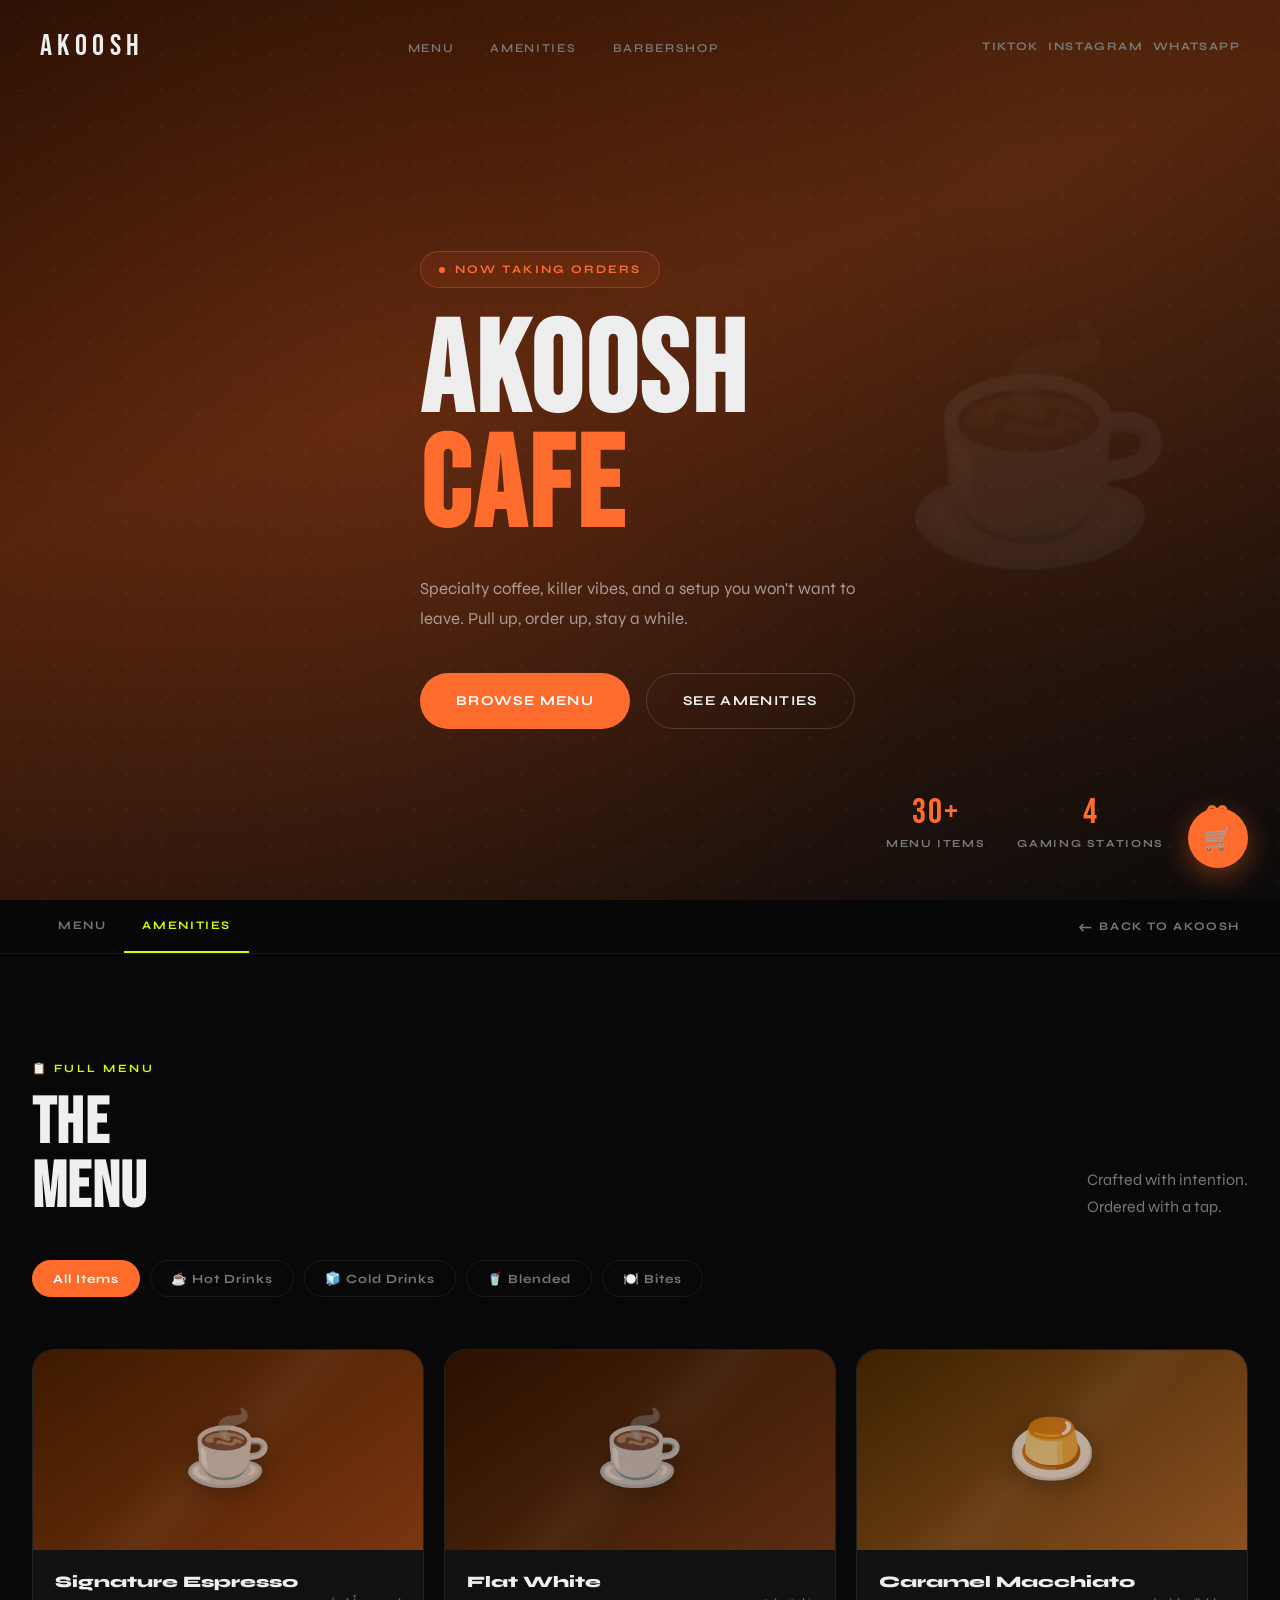
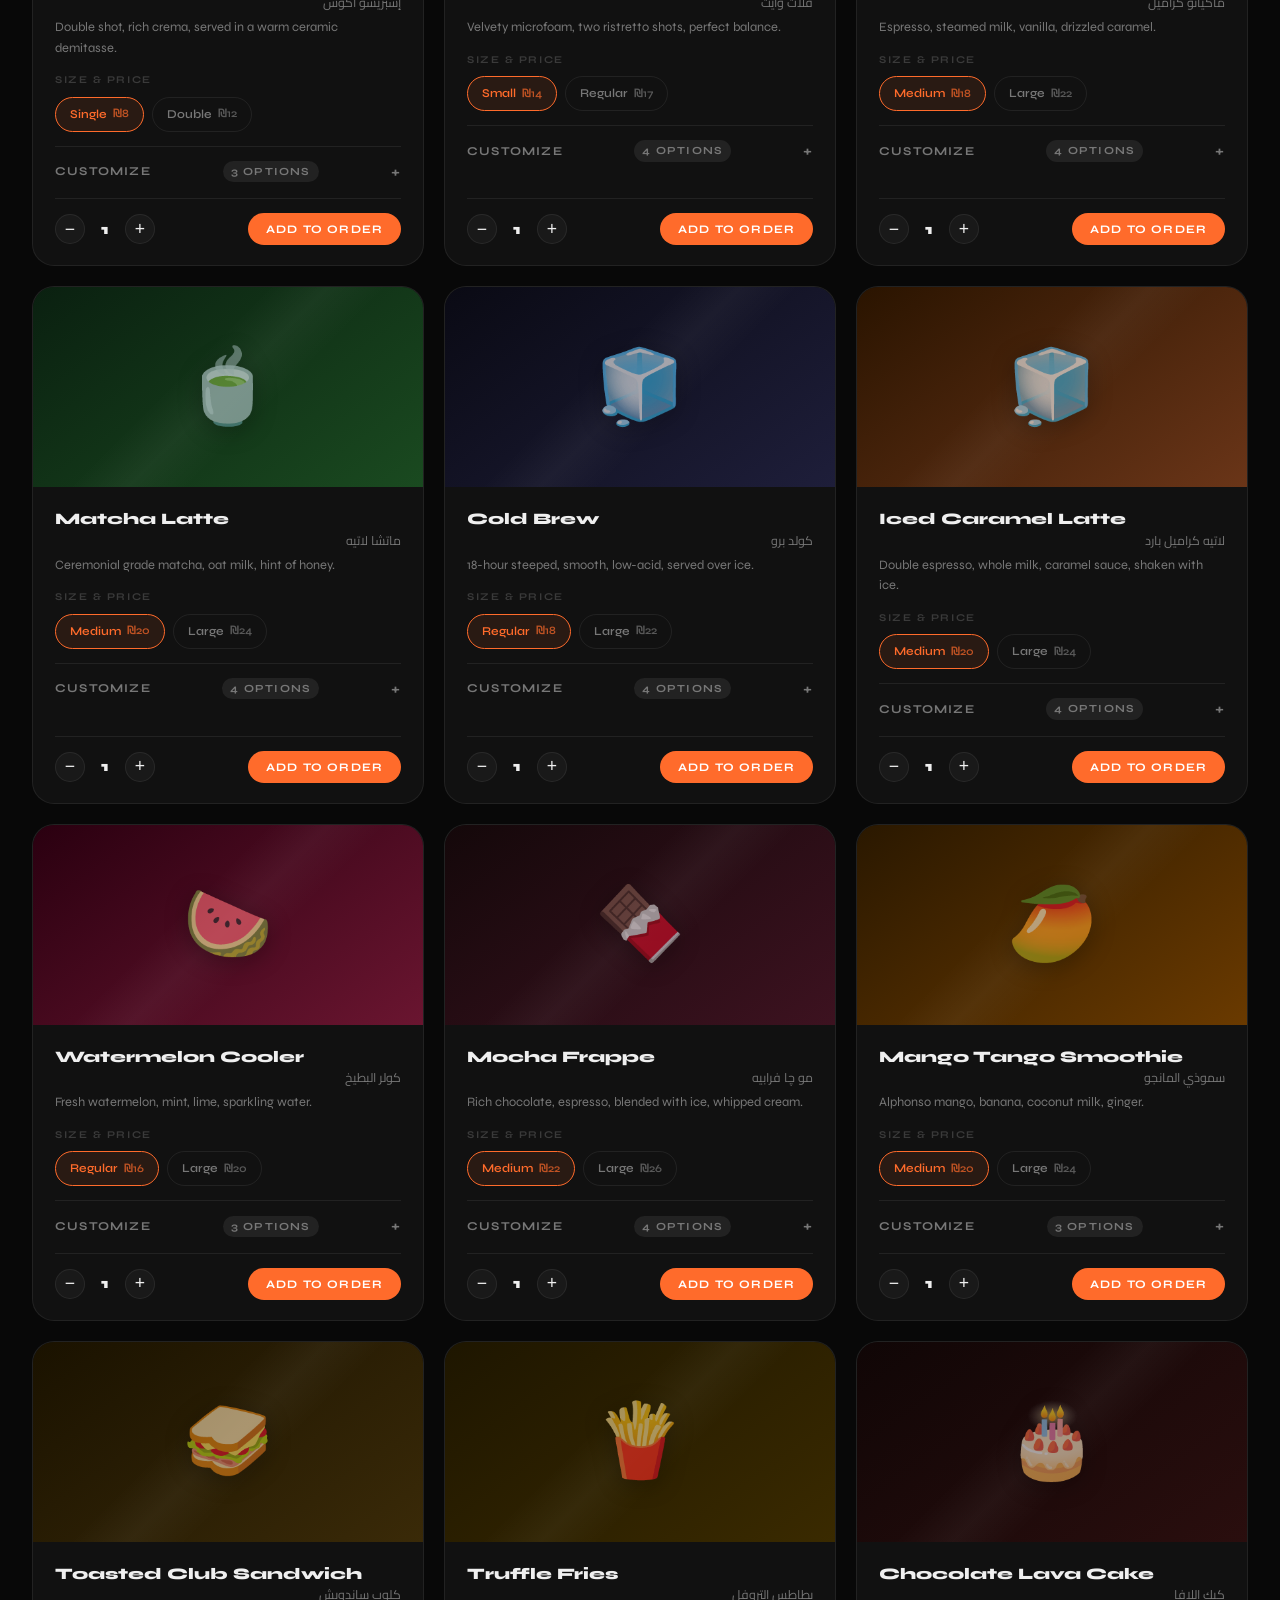
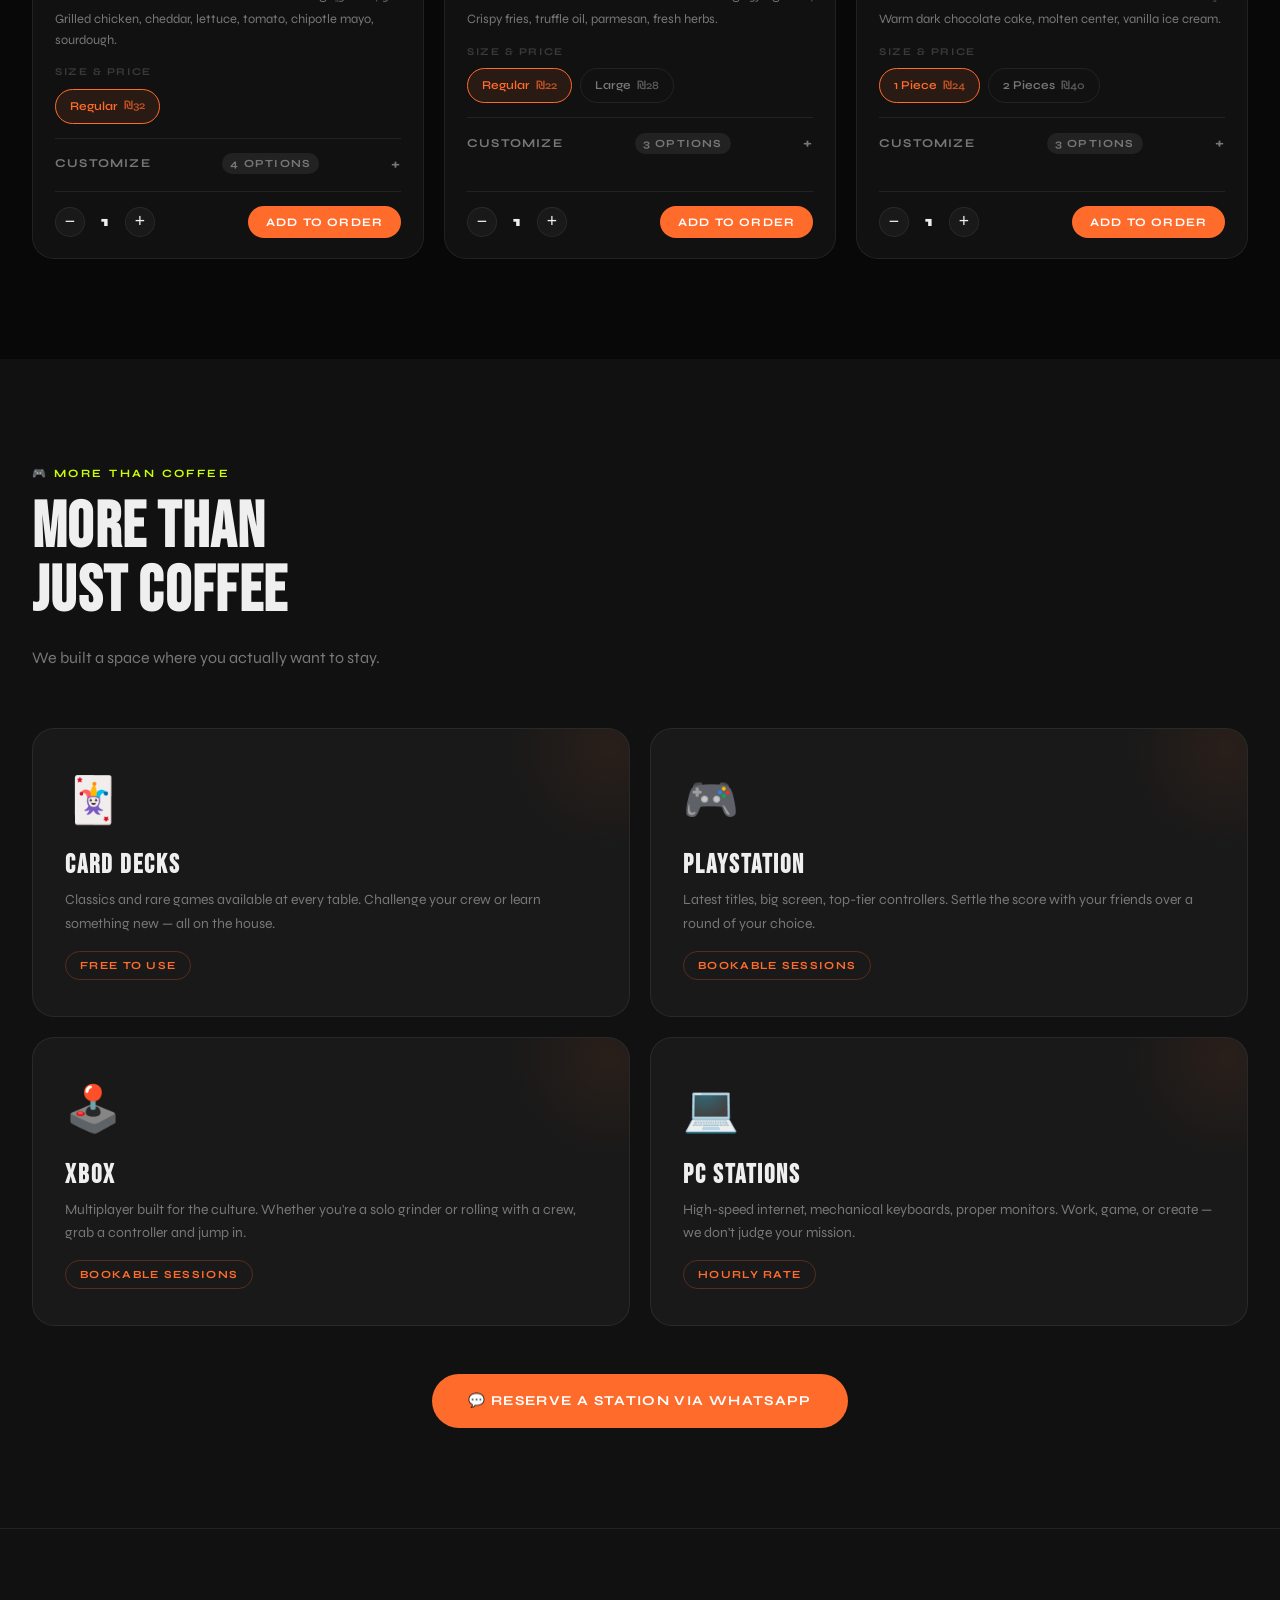
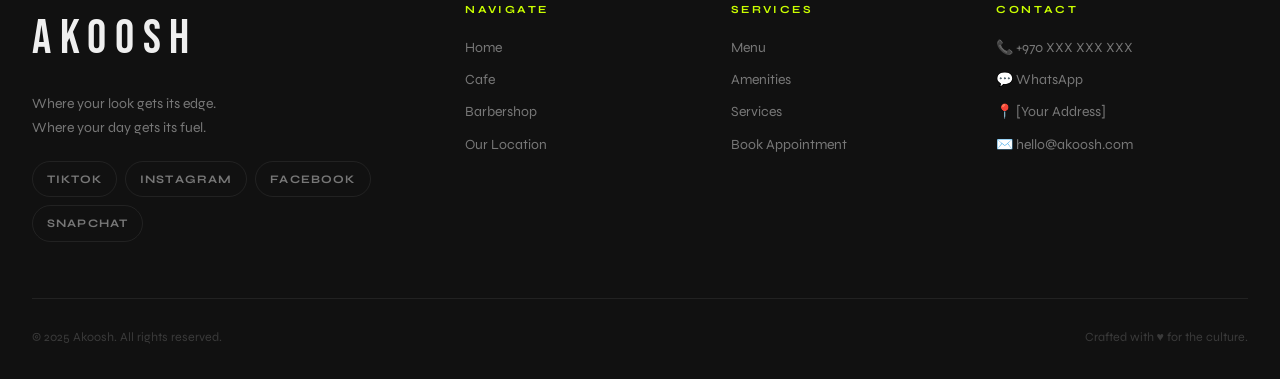
<file: Modules/AkooshWebSite/cafe.html>
<!DOCTYPE html>
<html lang="en">
<head>
  <meta charset="UTF-8" />
  <meta name="viewport" content="width=device-width, initial-scale=1.0" />
  <title>Akoosh Cafe — Menu & Order</title>
  <link rel="stylesheet" href="css/style.css" />
  <style>
    /* ── CAFE HERO ── */
    .cafe-hero {
      min-height: 100vh;
      background: linear-gradient(160deg, #2a0e00 0%, #4d1e08 40%, #080808 100%);
      position: relative;
      display: flex;
      align-items: center;
      overflow: hidden;
      padding-top: 80px;
    }

    .cafe-hero::before {
      content: '';
      position: absolute;
      inset: 0;
      background-image: radial-gradient(circle at 30% 50%, rgba(255,107,43,0.12) 0%, transparent 60%),
                        radial-gradient(circle at 80% 20%, rgba(255,160,80,0.06) 0%, transparent 40%);
    }

    .hero-dots {
      position: absolute;
      inset: 0;
      background-image: radial-gradient(circle, rgba(255,255,255,0.06) 1px, transparent 1px);
      background-size: 36px 36px;
      pointer-events: none;
    }

    .cafe-hero-content {
      position: relative;
      z-index: 2;
      max-width: 700px;
    }

    .hero-pre {
      display: inline-flex;
      align-items: center;
      gap: 10px;
      padding: 8px 18px;
      border: 1px solid rgba(255,107,43,0.3);
      border-radius: 50px;
      background: rgba(255,107,43,0.08);
      font-size: 0.72rem;
      font-weight: 700;
      letter-spacing: 0.18em;
      text-transform: uppercase;
      color: var(--accent-cafe);
      margin-bottom: 28px;
    }
    .hero-pre .dot { width: 6px; height: 6px; border-radius: 50%; background: var(--accent-cafe); animation: blink 1.5s ease-in-out infinite; }
    @keyframes blink { 0%,100% { opacity:1; } 50% { opacity:0.3; } }

    .cafe-hero h1 {
      font-family: var(--font-display);
      font-size: clamp(4.5rem, 10vw, 9rem);
      line-height: 0.9;
      text-transform: uppercase;
      letter-spacing: 0.03em;
      margin-bottom: 28px;
    }

    .cafe-hero h1 .highlight { color: var(--accent-cafe); }

    .cafe-hero-desc {
      font-size: 1.05rem;
      color: rgba(255,255,255,0.55);
      max-width: 440px;
      line-height: 1.75;
      margin-bottom: 40px;
    }

    .hero-actions { display: flex; gap: 16px; flex-wrap: wrap; }

    .hero-stats {
      position: absolute;
      bottom: 48px;
      right: 40px;
      display: flex;
      gap: 32px;
    }
    .hero-stat {
      text-align: center;
    }
    .hero-stat .num {
      font-family: var(--font-display);
      font-size: 2.2rem;
      letter-spacing: 0.05em;
      color: var(--accent-cafe);
      line-height: 1;
    }
    .hero-stat .label {
      font-size: 0.68rem;
      font-weight: 700;
      letter-spacing: 0.15em;
      text-transform: uppercase;
      color: var(--text-muted);
      margin-top: 4px;
    }

    /* Floating coffee cup decoration */
    .hero-deco {
      position: absolute;
      right: 8%;
      top: 50%;
      transform: translateY(-50%);
      font-size: 14rem;
      opacity: 0.06;
      pointer-events: none;
      animation: float-deco 5s ease-in-out infinite;
    }
    @keyframes float-deco { 0%,100% { transform: translateY(-50%); } 50% { transform: translateY(calc(-50% - 18px)); } }

    /* ── MENU SECTION ── */
    .menu-section { background: var(--bg); }

    /* Filters */
    .filters-bar {
      display: flex;
      align-items: center;
      gap: 10px;
      overflow-x: auto;
      scrollbar-width: none;
      padding-bottom: 4px;
      margin-bottom: 48px;
    }
    .filters-bar::-webkit-scrollbar { display: none; }

    .filter-btn {
      display: inline-flex;
      align-items: center;
      padding: 10px 20px;
      border-radius: 50px;
      border: 1px solid var(--border);
      background: transparent;
      color: var(--text-muted);
      font-family: var(--font-body);
      font-size: 0.78rem;
      font-weight: 700;
      letter-spacing: 0.08em;
      cursor: pointer;
      white-space: nowrap;
      transition: var(--transition);
    }
    .filter-btn:hover { border-color: var(--border-hover); color: var(--text); }
    .filter-btn.active { background: var(--accent-cafe); border-color: var(--accent-cafe); color: #fff; }

    /* Menu Grid */
    .menu-grid {
      display: grid;
      grid-template-columns: repeat(3, 1fr);
      gap: 20px;
    }

    @keyframes fadeInUp { from { opacity:0; transform:translateY(16px); } to { opacity:1; transform:translateY(0); } }

    .menu-card {
      display: flex;
      flex-direction: column;
      background: var(--surface);
      border: 1px solid var(--border);
      border-radius: var(--radius-lg);
      overflow: hidden;
      transition: all 0.35s var(--ease);
    }
    .menu-card:hover {
      border-color: rgba(255,107,43,0.2);
      transform: translateY(-4px);
      box-shadow: 0 16px 48px rgba(0,0,0,0.4);
    }

    .menu-card-img {
      height: 200px;
      display: flex;
      align-items: center;
      justify-content: center;
      position: relative;
    }
    .menu-emoji {
      font-size: 4.5rem;
      opacity: 0.6;
      filter: drop-shadow(0 4px 12px rgba(0,0,0,0.5));
    }

    .menu-card-body {
      padding: 22px 22px 20px;
      display: flex;
      flex-direction: column;
      gap: 14px;
      flex: 1;
    }

    .menu-card-name {
      font-size: 1rem;
      font-weight: 800;
      color: var(--text);
      line-height: 1.2;
    }
    .menu-card-name-ar {
      font-size: 0.78rem;
      color: var(--text-muted);
      margin-top: 2px;
    }
    .menu-card-desc {
      font-size: 0.8rem;
      color: var(--text-muted);
      line-height: 1.6;
      margin-top: 4px;
    }

    .menu-section-label {
      font-size: 0.65rem;
      font-weight: 700;
      letter-spacing: 0.15em;
      text-transform: uppercase;
      color: var(--text-dim);
      margin-bottom: 8px;
    }

    .menu-sizes {
      display: flex;
      gap: 8px;
      flex-wrap: wrap;
    }

    .size-option input { display: none; }
    .size-pill {
      display: inline-flex;
      align-items: center;
      gap: 6px;
      padding: 7px 14px;
      border: 1px solid var(--border);
      border-radius: 50px;
      font-size: 0.75rem;
      font-weight: 600;
      color: var(--text-muted);
      cursor: pointer;
      transition: var(--transition);
    }
    .size-option input:checked + .size-pill {
      border-color: var(--accent-cafe);
      color: var(--accent-cafe);
      background: rgba(255,107,43,0.1);
    }
    .size-price {
      font-size: 0.7rem;
      opacity: 0.7;
    }

    /* Add-ons */
    .addons-wrap { border-top: 1px solid var(--border); padding-top: 12px; }
    .addons-toggle {
      font-size: 0.75rem;
      font-weight: 700;
      letter-spacing: 0.1em;
      text-transform: uppercase;
      color: var(--text-muted);
      cursor: pointer;
      list-style: none;
      display: flex;
      align-items: center;
      justify-content: space-between;
    }
    .addons-toggle::after { content: '+'; font-size: 1rem; }
    .addons-wrap[open] .addons-toggle::after { content: '−'; }
    .addons-count {
      font-size: 0.68rem;
      padding: 2px 8px;
      background: var(--surface-3);
      border-radius: 50px;
      color: var(--text-muted);
    }

    .addons-list {
      display: flex;
      flex-direction: column;
      gap: 8px;
      margin-top: 12px;
    }
    .addon-option { display: flex; align-items: center; gap: 10px; cursor: pointer; }
    .addon-option input { display: none; }
    .addon-label {
      display: flex;
      align-items: center;
      gap: 8px;
      font-size: 0.78rem;
      color: var(--text-muted);
      transition: var(--transition);
    }
    .addon-label::before {
      content: '';
      width: 16px; height: 16px;
      border: 1.5px solid var(--border);
      border-radius: 4px;
      flex-shrink: 0;
      transition: var(--transition);
    }
    .addon-option input:checked + .addon-label { color: var(--text); }
    .addon-option input:checked + .addon-label::before {
      background: var(--accent-cafe);
      border-color: var(--accent-cafe);
    }

    /* Footer of card */
    .menu-card-footer {
      display: flex;
      align-items: center;
      justify-content: space-between;
      border-top: 1px solid var(--border);
      padding-top: 14px;
      margin-top: auto;
    }

    .qty-stepper {
      display: flex;
      align-items: center;
      gap: 12px;
    }
    .qty-btn {
      width: 30px; height: 30px;
      border-radius: 50%;
      border: 1px solid var(--border);
      background: var(--surface-2);
      color: var(--text);
      font-size: 1.1rem;
      display: flex;
      align-items: center;
      justify-content: center;
      cursor: pointer;
      transition: var(--transition);
      line-height: 1;
    }
    .qty-btn:hover { border-color: var(--accent-cafe); color: var(--accent-cafe); }
    .qty-val { font-weight: 800; font-size: 0.9rem; min-width: 16px; text-align: center; }

    /* ── CART DRAWER ── */
    .cart-overlay {
      display: none;
      position: fixed;
      inset: 0;
      background: rgba(0,0,0,0.6);
      z-index: 300;
    }
    .cart-overlay.open { display: block; }

    .cart-drawer {
      position: fixed;
      top: 0; right: 0; bottom: 0;
      width: 400px;
      max-width: 100vw;
      background: var(--surface);
      border-left: 1px solid var(--border);
      z-index: 301;
      display: flex;
      flex-direction: column;
      transform: translateX(100%);
      transition: transform 0.4s cubic-bezier(0.4, 0, 0.2, 1);
    }
    .cart-drawer.open { transform: translateX(0); }

    .cart-header {
      padding: 24px 28px 20px;
      border-bottom: 1px solid var(--border);
      display: flex;
      align-items: center;
      justify-content: space-between;
    }
    .cart-title {
      font-family: var(--font-display);
      font-size: 1.5rem;
      letter-spacing: 0.1em;
      text-transform: uppercase;
    }
    .close-cart-btn {
      background: var(--surface-2);
      border: 1px solid var(--border);
      border-radius: 50%;
      width: 36px; height: 36px;
      display: flex; align-items: center; justify-content: center;
      cursor: pointer;
      color: var(--text);
      font-size: 1.1rem;
      transition: var(--transition);
    }
    .close-cart-btn:hover { background: var(--surface-3); }

    .cart-items-wrap { flex: 1; overflow-y: auto; padding: 20px 28px; }

    .cart-empty {
      display: flex;
      flex-direction: column;
      align-items: center;
      justify-content: center;
      gap: 12px;
      height: 200px;
      color: var(--text-muted);
    }
    .cart-empty .empty-icon { font-size: 3rem; opacity: 0.3; }
    .cart-empty p { font-size: 0.85rem; font-weight: 600; letter-spacing: 0.08em; }

    .cart-item {
      display: flex;
      align-items: flex-start;
      justify-content: space-between;
      gap: 12px;
      padding: 14px 0;
      border-bottom: 1px solid var(--border);
    }
    .cart-item-info { flex: 1; }
    .cart-item-name { font-weight: 700; font-size: 0.88rem; margin-bottom: 4px; }
    .cart-item-meta { font-size: 0.75rem; color: var(--text-muted); margin-bottom: 4px; }
    .cart-item-price { font-size: 0.85rem; font-weight: 700; color: var(--accent-cafe); }
    .cart-item-remove {
      background: none; border: none; color: var(--text-dim);
      cursor: pointer; font-size: 0.8rem; padding: 4px;
      transition: var(--transition);
    }
    .cart-item-remove:hover { color: #ff4d4d; }

    .cart-footer {
      padding: 20px 28px 28px;
      border-top: 1px solid var(--border);
    }

    .cart-total-row {
      display: flex;
      justify-content: space-between;
      align-items: center;
      margin-bottom: 20px;
    }
    .cart-total-label {
      font-size: 0.75rem;
      font-weight: 700;
      letter-spacing: 0.12em;
      text-transform: uppercase;
      color: var(--text-muted);
    }
    .cart-total-amount {
      font-family: var(--font-display);
      font-size: 1.8rem;
      letter-spacing: 0.05em;
      color: var(--accent-cafe);
    }

    .order-form {
      display: flex;
      flex-direction: column;
      gap: 10px;
      margin-bottom: 16px;
    }

    .order-input {
      width: 100%;
      padding: 12px 16px;
      background: var(--surface-2);
      border: 1px solid var(--border);
      border-radius: var(--radius-sm);
      color: var(--text);
      font-family: var(--font-body);
      font-size: 0.85rem;
      transition: var(--transition);
      outline: none;
    }
    .order-input:focus { border-color: var(--accent-cafe); }
    .order-input::placeholder { color: var(--text-dim); }

    /* Floating cart button */
    .cart-fab {
      position: fixed;
      bottom: 32px;
      right: 32px;
      z-index: 150;
      width: 60px; height: 60px;
      border-radius: 50%;
      background: var(--accent-cafe);
      border: none;
      display: flex;
      align-items: center;
      justify-content: center;
      font-size: 1.4rem;
      cursor: pointer;
      box-shadow: 0 8px 28px rgba(255,107,43,0.4);
      transition: var(--transition);
    }
    .cart-fab:hover { background: #ff8a56; transform: scale(1.05); }
    .cart-badge {
      position: absolute;
      top: -4px; right: -4px;
      width: 22px; height: 22px;
      border-radius: 50%;
      background: var(--accent);
      color: #000;
      font-size: 0.68rem;
      font-weight: 800;
      display: none;
      align-items: center;
      justify-content: center;
    }

    /* ── AMENITIES SECTION ── */
    .amenities-section { background: var(--surface); }

    .amenities-grid {
      display: grid;
      grid-template-columns: repeat(2, 1fr);
      gap: 20px;
      margin-top: 56px;
    }

    .amenity-card {
      padding: 36px 32px;
      border-radius: var(--radius-lg);
      border: 1px solid var(--border);
      background: var(--surface-2);
      position: relative;
      overflow: hidden;
      transition: all 0.4s var(--ease);
    }
    .amenity-card::before {
      content: '';
      position: absolute;
      top: 0; right: 0;
      width: 200px; height: 200px;
      border-radius: 50%;
      background: radial-gradient(circle, rgba(255,107,43,0.07), transparent 70%);
      transform: translate(40%, -40%);
      pointer-events: none;
    }
    .amenity-card:hover { border-color: rgba(255,107,43,0.2); transform: translateY(-3px); }

    .amenity-icon {
      font-size: 2.8rem;
      margin-bottom: 16px;
      display: block;
    }
    .amenity-name {
      font-family: var(--font-display);
      font-size: 1.6rem;
      letter-spacing: 0.08em;
      text-transform: uppercase;
      margin-bottom: 8px;
    }
    .amenity-desc {
      font-size: 0.875rem;
      color: var(--text-muted);
      line-height: 1.65;
    }

    .amenity-tag {
      display: inline-block;
      margin-top: 16px;
      padding: 5px 14px;
      border: 1px solid rgba(255,107,43,0.25);
      border-radius: 50px;
      font-size: 0.68rem;
      font-weight: 700;
      letter-spacing: 0.12em;
      text-transform: uppercase;
      color: var(--accent-cafe);
    }

    /* ── RESPONSIVE ── */
    @media (max-width: 1024px) {
      .menu-grid { grid-template-columns: repeat(2, 1fr); }
    }
    @media (max-width: 640px) {
      .menu-grid { grid-template-columns: 1fr; }
      .amenities-grid { grid-template-columns: 1fr; }
      .cart-drawer { width: 100vw; }
      .hero-stats { display: none; }
    }
  </style>
</head>
<body>

  <!-- ── NAV ── -->
  <nav class="nav" id="main-nav">
    <a href="index.html" class="nav-logo">AKOOSH</a>
    <ul class="nav-links">
      <li><a href="#menu">Menu</a></li>
      <li><a href="#amenities">Amenities</a></li>
      <li><a href="barbershop.html">Barbershop</a></li>
    </ul>
    <div class="nav-right">
      <div class="nav-social-icons">
        <a href="#">TikTok</a>
        <a href="#">Instagram</a>
        <a href="#">WhatsApp</a>
      </div>
      <button class="hamburger" aria-label="Menu">
        <span></span><span></span><span></span>
      </button>
    </div>
  </nav>

  <div class="mobile-nav">
    <button class="mobile-nav-close" style="position:absolute;top:24px;right:24px;background:none;border:none;color:var(--text);font-size:2rem;cursor:pointer;">✕</button>
    <a href="#menu">Menu</a>
    <a href="#amenities">Amenities</a>
    <a href="barbershop.html">Barbershop</a>
    <a href="index.html">Home</a>
  </div>

  <!-- ── CAFE HERO ── -->
  <section class="cafe-hero">
    <div class="hero-dots"></div>
    <div class="hero-deco">☕</div>
    <div class="container">
      <div class="cafe-hero-content">
        <div class="hero-pre"><span class="dot"></span> Now Taking Orders</div>
        <h1>
          Akoosh<br>
          <span class="highlight">Cafe</span>
        </h1>
        <p class="cafe-hero-desc">
          Specialty coffee, killer vibes, and a setup you won't want to leave.
          Pull up, order up, stay a while.
        </p>
        <div class="hero-actions">
          <a href="#menu" class="btn btn-cafe btn-lg">Browse Menu</a>
          <a href="#amenities" class="btn btn-outline btn-lg">See Amenities</a>
        </div>
      </div>
    </div>
    <div class="hero-stats">
      <div class="hero-stat"><div class="num">30+</div><div class="label">Menu Items</div></div>
      <div class="hero-stat"><div class="num">4</div><div class="label">Gaming Stations</div></div>
      <div class="hero-stat"><div class="num">∞</div><div class="label">Vibes</div></div>
    </div>
  </section>

  <!-- ── SUB-NAV ── -->
  <nav class="subnav">
    <ul class="subnav-links">
      <li><a href="#menu" class="active">Menu</a></li>
      <li><a href="#amenities">Amenities</a></li>
    </ul>
    <a href="index.html" class="subnav-back">Back to Akoosh</a>
  </nav>

  <!-- ── MENU SECTION ── -->
  <section class="section menu-section" id="menu">
    <div class="container">
      <span class="section-label reveal">📋 Full Menu</span>
      <div style="display:flex;justify-content:space-between;align-items:flex-end;flex-wrap:wrap;gap:20px;margin-bottom:40px;">
        <h2 class="section-title reveal rv-1" style="margin-bottom:0;">The<br>Menu</h2>
        <p class="section-subtitle reveal rv-2">Crafted with intention.<br>Ordered with a tap.</p>
      </div>

      <!-- Filters -->
      <div class="filters-bar reveal" id="menu-filters"></div>

      <!-- Grid -->
      <div class="menu-grid" id="menu-grid"></div>
    </div>
  </section>

  <!-- ── AMENITIES SECTION ── -->
  <section class="section amenities-section" id="amenities">
    <div class="container">
      <span class="section-label reveal">🎮 More Than Coffee</span>
      <h2 class="section-title reveal rv-1">More Than<br>Just Coffee</h2>
      <p class="section-subtitle reveal rv-2">We built a space where you actually want to stay.</p>

      <div class="amenities-grid">
        <div class="amenity-card reveal rv-1">
          <span class="amenity-icon">🃏</span>
          <h3 class="amenity-name">Card Decks</h3>
          <p class="amenity-desc">Classics and rare games available at every table. Challenge your crew or learn something new — all on the house.</p>
          <span class="amenity-tag">Free to Use</span>
        </div>
        <div class="amenity-card reveal rv-2">
          <span class="amenity-icon">🎮</span>
          <h3 class="amenity-name">PlayStation</h3>
          <p class="amenity-desc">Latest titles, big screen, top-tier controllers. Settle the score with your friends over a round of your choice.</p>
          <span class="amenity-tag">Bookable Sessions</span>
        </div>
        <div class="amenity-card reveal rv-3">
          <span class="amenity-icon">🕹️</span>
          <h3 class="amenity-name">Xbox</h3>
          <p class="amenity-desc">Multiplayer built for the culture. Whether you're a solo grinder or rolling with a crew, grab a controller and jump in.</p>
          <span class="amenity-tag">Bookable Sessions</span>
        </div>
        <div class="amenity-card reveal rv-4">
          <span class="amenity-icon">💻</span>
          <h3 class="amenity-name">PC Stations</h3>
          <p class="amenity-desc">High-speed internet, mechanical keyboards, proper monitors. Work, game, or create — we don't judge your mission.</p>
          <span class="amenity-tag">Hourly Rate</span>
        </div>
      </div>

      <div style="text-align:center;margin-top:48px;" class="reveal">
        <a href="https://wa.me/970XXXXXXXXX" class="btn btn-cafe btn-lg" target="_blank">
          💬 Reserve a Station via WhatsApp
        </a>
      </div>
    </div>
  </section>

  <!-- ── FOOTER ── -->
  <div id="footer-root"></div>

  <!-- ── CART FAB ── -->
  <button class="cart-fab" id="cart-btn" aria-label="View Order">
    🛒
    <span class="cart-badge" id="cart-badge">0</span>
  </button>

  <!-- ── CART OVERLAY ── -->
  <div class="cart-overlay" id="cart-overlay"></div>

  <!-- ── CART DRAWER ── -->
  <div class="cart-drawer" id="cart-drawer">
    <div class="cart-header">
      <h2 class="cart-title">Your Order</h2>
      <button class="close-cart-btn" id="close-cart">✕</button>
    </div>
    <div class="cart-items-wrap">
      <div class="cart-empty" id="cart-empty">
        <span class="empty-icon">☕</span>
        <p>Nothing here yet!</p>
        <p style="font-size:0.72rem;color:var(--text-dim);">Add items from the menu below.</p>
      </div>
      <div id="cart-items"></div>
    </div>
    <div class="cart-footer">
      <div class="cart-total-row">
        <span class="cart-total-label">Total</span>
        <span class="cart-total-amount" id="cart-total">₪0</span>
      </div>
      <div class="order-form">
        <input type="text" id="order-name" class="order-input" placeholder="Your Name *" />
        <input type="text" id="order-table" class="order-input" placeholder="Table Number / Takeaway *" />
        <input type="tel" id="order-phone" class="order-input" placeholder="Phone (optional)" />
      </div>
      <button class="btn btn-cafe" id="place-order-btn" style="width:100%;justify-content:center;">
        ✓ Place Order
      </button>
    </div>
  </div>

  <script src="js/main.js"></script>
  <script src="js/cafe.js"></script>
  <script>
    document.addEventListener('DOMContentLoaded', () => {
      renderFooter('footer-root');
    });
  </script>
</body>
</html>
</file>
<file: Modules/AkooshWebSite/css/style.css>
@import url('https://fonts.googleapis.com/css2?family=Bebas+Neue&family=Syne:wght@400;500;600;700;800&family=Cairo:wght@400;600;700;900&display=swap');

*, *::before, *::after { box-sizing: border-box; margin: 0; padding: 0; }

:root {
  --bg: #080808;
  --surface: #111111;
  --surface-2: #191919;
  --surface-3: #222222;
  --border: rgba(255,255,255,0.07);
  --border-hover: rgba(255,255,255,0.15);
  --accent: #CAFF00;
  --accent-cafe: #FF6B2B;
  --accent-barber: #00D4FF;
  --text: #EFEFEF;
  --text-muted: #777;
  --text-dim: #3a3a3a;
  --radius-sm: 8px;
  --radius: 14px;
  --radius-lg: 22px;
  --font-display: 'Bebas Neue', sans-serif;
  --font-body: 'Syne', sans-serif;
  --font-arabic: 'Cairo', sans-serif;
  --ease: cubic-bezier(0.4, 0, 0.2, 1);
  --transition: 0.3s var(--ease);
  --shadow: 0 8px 32px rgba(0,0,0,0.5);
  --shadow-lg: 0 24px 64px rgba(0,0,0,0.7);
}

html { scroll-behavior: smooth; }

body {
  background: var(--bg);
  color: var(--text);
  font-family: var(--font-body);
  overflow-x: hidden;
  line-height: 1.6;
}

/* Grain texture */
body::after {
  content: '';
  position: fixed;
  inset: 0;
  background-image: url("data:image/svg+xml,%3Csvg xmlns='http://www.w3.org/2000/svg' width='300' height='300'%3E%3Cfilter id='n'%3E%3CfeTurbulence type='fractalNoise' baseFrequency='0.75' numOctaves='4' stitchTiles='stitch'/%3E%3C/filter%3E%3Crect width='300' height='300' filter='url(%23n)' opacity='0.035'/%3E%3C/svg%3E");
  pointer-events: none;
  z-index: 9999;
}

::-webkit-scrollbar { width: 5px; }
::-webkit-scrollbar-track { background: var(--bg); }
::-webkit-scrollbar-thumb { background: var(--surface-3); border-radius: 3px; }

/* ─── TYPOGRAPHY ─── */
h1, h2, h3, h4, h5 { line-height: 1.1; font-weight: 800; }

.display {
  font-family: var(--font-display);
  text-transform: uppercase;
  letter-spacing: 0.03em;
}

.ar { font-family: var(--font-arabic); direction: rtl; }

/* ─── BUTTONS ─── */
.btn {
  display: inline-flex;
  align-items: center;
  gap: 8px;
  padding: 13px 28px;
  border-radius: 50px;
  font-family: var(--font-body);
  font-size: 0.78rem;
  font-weight: 700;
  text-decoration: none;
  border: none;
  cursor: pointer;
  transition: var(--transition);
  letter-spacing: 0.1em;
  text-transform: uppercase;
  white-space: nowrap;
}

.btn-accent {
  background: var(--accent);
  color: #000;
}
.btn-accent:hover {
  background: #fff;
  transform: translateY(-2px);
  box-shadow: 0 8px 28px rgba(202,255,0,0.25);
}

.btn-cafe {
  background: var(--accent-cafe);
  color: #fff;
}
.btn-cafe:hover {
  background: #ff8a56;
  transform: translateY(-2px);
  box-shadow: 0 8px 28px rgba(255,107,43,0.3);
}

.btn-barber {
  background: var(--accent-barber);
  color: #000;
}
.btn-barber:hover {
  background: #fff;
  transform: translateY(-2px);
  box-shadow: 0 8px 28px rgba(0,212,255,0.25);
}

.btn-outline {
  background: transparent;
  border: 1px solid var(--border-hover);
  color: var(--text);
}
.btn-outline:hover {
  border-color: var(--accent);
  color: var(--accent);
  transform: translateY(-2px);
}

.btn-ghost {
  background: rgba(255,255,255,0.05);
  color: var(--text);
  border: 1px solid var(--border);
}
.btn-ghost:hover { background: rgba(255,255,255,0.1); }

.btn-sm { padding: 9px 18px; font-size: 0.72rem; }
.btn-lg { padding: 16px 36px; font-size: 0.85rem; }

/* ─── LAYOUT ─── */
.section { padding: 100px 0; }
.section-sm { padding: 60px 0; }

.container {
  max-width: 1280px;
  margin: 0 auto;
  padding: 0 32px;
}

.section-label {
  display: inline-block;
  font-size: 0.7rem;
  font-weight: 700;
  letter-spacing: 0.22em;
  text-transform: uppercase;
  color: var(--accent);
  margin-bottom: 14px;
}

.section-title {
  font-family: var(--font-display);
  font-size: clamp(2.8rem, 5vw, 4.5rem);
  text-transform: uppercase;
  letter-spacing: 0.02em;
  line-height: 1;
  margin-bottom: 20px;
}

.section-subtitle {
  color: var(--text-muted);
  font-size: 1rem;
  max-width: 500px;
  line-height: 1.7;
}

/* ─── GLASS CARD ─── */
.glass {
  background: rgba(255,255,255,0.03);
  backdrop-filter: blur(20px);
  -webkit-backdrop-filter: blur(20px);
  border: 1px solid var(--border);
  border-radius: var(--radius);
}

/* ─── IMAGE PLACEHOLDER ─── */
.img-ph {
  position: relative;
  overflow: hidden;
  background: var(--surface-2);
}
.img-ph::before {
  content: '';
  position: absolute;
  inset: 0;
  background: linear-gradient(135deg, rgba(255,255,255,0) 40%, rgba(255,255,255,0.04) 50%, rgba(255,255,255,0) 60%);
  animation: shimmer 2.5s infinite;
}
@keyframes shimmer {
  from { transform: translateX(-100%) rotate(0deg); }
  to { transform: translateX(100%) rotate(0deg); }
}

/* ─── REVEAL ANIMATIONS ─── */
.reveal {
  opacity: 0;
  transform: translateY(28px);
  transition: opacity 0.75s var(--ease), transform 0.75s var(--ease);
}
.reveal.visible { opacity: 1; transform: translateY(0); }
.rv-1 { transition-delay: 0.08s; }
.rv-2 { transition-delay: 0.16s; }
.rv-3 { transition-delay: 0.24s; }
.rv-4 { transition-delay: 0.32s; }
.rv-5 { transition-delay: 0.4s; }

/* ─── NAVIGATION ─── */
.nav {
  position: fixed;
  top: 0; left: 0; right: 0;
  z-index: 200;
  padding: 22px 40px;
  display: flex;
  align-items: center;
  justify-content: space-between;
  transition: var(--transition);
}
.nav.scrolled {
  background: rgba(8,8,8,0.92);
  backdrop-filter: blur(24px);
  -webkit-backdrop-filter: blur(24px);
  border-bottom: 1px solid var(--border);
  padding: 14px 40px;
}

.nav-logo {
  font-family: var(--font-display);
  font-size: 1.9rem;
  letter-spacing: 0.18em;
  color: var(--text);
  text-decoration: none;
  transition: var(--transition);
}
.nav-logo:hover { color: var(--accent); }
.nav-logo span { color: var(--accent); }

.nav-links {
  display: flex;
  align-items: center;
  gap: 36px;
  list-style: none;
}
.nav-links a {
  color: var(--text-muted);
  text-decoration: none;
  font-size: 0.75rem;
  font-weight: 600;
  letter-spacing: 0.14em;
  text-transform: uppercase;
  transition: var(--transition);
}
.nav-links a:hover { color: var(--text); }

.nav-right {
  display: flex;
  align-items: center;
  gap: 12px;
}

.nav-social-icons {
  display: flex;
  align-items: center;
  gap: 10px;
}
.nav-social-icons a {
  color: var(--text-muted);
  text-decoration: none;
  font-size: 0.72rem;
  font-weight: 700;
  letter-spacing: 0.12em;
  text-transform: uppercase;
  transition: var(--transition);
}
.nav-social-icons a:hover { color: var(--accent); }

.hamburger {
  display: none;
  flex-direction: column;
  gap: 5px;
  background: none;
  border: none;
  cursor: pointer;
  padding: 4px;
}
.hamburger span {
  display: block;
  width: 22px;
  height: 2px;
  background: var(--text);
  border-radius: 2px;
  transition: var(--transition);
}

/* Mobile nav overlay */
.mobile-nav {
  display: none;
  position: fixed;
  inset: 0;
  background: var(--bg);
  z-index: 199;
  padding: 100px 40px 40px;
  flex-direction: column;
  gap: 32px;
}
.mobile-nav.open { display: flex; }
.mobile-nav a {
  font-family: var(--font-display);
  font-size: 3rem;
  letter-spacing: 0.05em;
  text-transform: uppercase;
  color: var(--text);
  text-decoration: none;
  transition: var(--transition);
}
.mobile-nav a:hover { color: var(--accent); }

/* ─── SUB-NAV ─── */
.subnav {
  position: sticky;
  top: 0;
  z-index: 100;
  background: rgba(8,8,8,0.96);
  backdrop-filter: blur(20px);
  -webkit-backdrop-filter: blur(20px);
  border-bottom: 1px solid var(--border);
  display: flex;
  align-items: center;
  justify-content: space-between;
  padding: 0 40px;
  height: 54px;
}
.subnav-links {
  display: flex;
  list-style: none;
  height: 100%;
}
.subnav-links a {
  display: flex;
  align-items: center;
  padding: 0 18px;
  height: 100%;
  color: var(--text-muted);
  text-decoration: none;
  font-size: 0.72rem;
  font-weight: 700;
  letter-spacing: 0.14em;
  text-transform: uppercase;
  transition: var(--transition);
  border-bottom: 2px solid transparent;
  margin-bottom: -1px;
}
.subnav-links a:hover { color: var(--text); }
.subnav-links a.active { color: var(--accent); border-bottom-color: var(--accent); }

.subnav-back {
  font-size: 0.72rem;
  font-weight: 700;
  letter-spacing: 0.14em;
  text-transform: uppercase;
  color: var(--text-muted);
  text-decoration: none;
  transition: var(--transition);
  display: flex;
  align-items: center;
  gap: 6px;
}
.subnav-back:hover { color: var(--text); }
.subnav-back::before { content: '←'; font-size: 1rem; }

/* ─── FOOTER ─── */
.footer {
  background: var(--surface);
  border-top: 1px solid var(--border);
  padding: 72px 0 32px;
}

.footer-grid {
  display: grid;
  grid-template-columns: 1.8fr 1fr 1fr 1.2fr;
  gap: 56px;
  padding-bottom: 56px;
  border-bottom: 1px solid var(--border);
  margin-bottom: 28px;
}

.footer-logo {
  font-family: var(--font-display);
  font-size: 3rem;
  letter-spacing: 0.18em;
  color: var(--text);
  display: block;
  margin-bottom: 14px;
}

.footer-brand p {
  color: var(--text-muted);
  font-size: 0.875rem;
  line-height: 1.75;
  max-width: 260px;
  margin-bottom: 20px;
}

.footer-col-title {
  font-size: 0.68rem;
  font-weight: 700;
  letter-spacing: 0.22em;
  text-transform: uppercase;
  color: var(--accent);
  margin-bottom: 18px;
}

.footer-links {
  list-style: none;
  display: flex;
  flex-direction: column;
  gap: 10px;
}
.footer-links a {
  color: var(--text-muted);
  text-decoration: none;
  font-size: 0.875rem;
  transition: var(--transition);
  display: flex;
  align-items: center;
  gap: 8px;
}
.footer-links a:hover { color: var(--text); }

.social-pills {
  display: flex;
  flex-wrap: wrap;
  gap: 8px;
}
.social-pill {
  display: inline-flex;
  align-items: center;
  gap: 6px;
  padding: 8px 14px;
  border: 1px solid var(--border);
  border-radius: 50px;
  color: var(--text-muted);
  text-decoration: none;
  font-size: 0.72rem;
  font-weight: 700;
  letter-spacing: 0.1em;
  text-transform: uppercase;
  transition: var(--transition);
}
.social-pill:hover {
  border-color: var(--accent);
  color: var(--accent);
}

.footer-bottom {
  display: flex;
  justify-content: space-between;
  align-items: center;
}
.footer-bottom p { color: var(--text-dim); font-size: 0.78rem; }

/* ─── TAGS / CHIPS ─── */
.chip {
  display: inline-block;
  padding: 4px 12px;
  background: var(--surface-3);
  border: 1px solid var(--border);
  border-radius: 50px;
  font-size: 0.68rem;
  font-weight: 700;
  letter-spacing: 0.1em;
  text-transform: uppercase;
  color: var(--text-muted);
}

/* ─── DIVIDER ─── */
.divider {
  height: 1px;
  background: var(--border);
  margin: 20px 0;
}

/* ─── STARS ─── */
.stars { color: #FFD700; font-size: 0.8rem; letter-spacing: 2px; }

/* ─── RESPONSIVE ─── */
@media (max-width: 1024px) {
  .footer-grid { grid-template-columns: 1fr 1fr; gap: 36px; }
  .nav-links { display: none; }
  .nav-social-icons { display: none; }
  .hamburger { display: flex; }
}

@media (max-width: 768px) {
  .container { padding: 0 20px; }
  .section { padding: 64px 0; }
  .section-title { font-size: 2.8rem; }
  .subnav { padding: 0 20px; }
  .nav { padding: 18px 24px; }
  .nav.scrolled { padding: 12px 24px; }
}

@media (max-width: 480px) {
  .footer-grid { grid-template-columns: 1fr; gap: 28px; }
  .subnav-links a { padding: 0 12px; font-size: 0.65rem; }
}
</file>
<file: Modules/module.css>
@import url('https://fonts.googleapis.com/css2?family=Outfit:wght@300;400;500;600;700;800&family=Fraunces:wght@700;800;900&family=JetBrains+Mono:wght@400;500&display=swap');

:root {
  --bg:      #10131a;
  --bg2:     #151820;
  --card:    #1a1f2e;
  --border:  rgba(255,255,255,0.07);
  --text:    #e8eaf0;
  --muted:   #8892a4;
  --accent:  #7dd3fc;
  --accent2: #a78bfa;
  --accent3: #fbbf24;
}

* { margin:0; padding:0; box-sizing:border-box; }

body {
  background: var(--bg);
  color: var(--text);
  font-family: 'Outfit', sans-serif;
  min-height: 100vh;
  line-height: 1.6;
}

/* ── NAV ─────────────────────────────────────────────────────── */
.mod-nav {
  position: sticky; top: 0; z-index: 100;
  background: rgba(16,19,26,0.95);
  backdrop-filter: blur(12px);
  border-bottom: 1px solid var(--border);
  padding: 0 2.5rem;
  height: 56px;
  display: flex; align-items: center; justify-content: space-between;
}
.mod-back {
  display: flex; align-items: center; gap: 8px;
  color: var(--muted); text-decoration: none;
  font-size: 0.85rem; font-family: 'JetBrains Mono', monospace;
  transition: color 0.2s;
}
.mod-back:hover { color: var(--accent); }
.mod-nav-title {
  font-size: 0.78rem; color: var(--muted);
  font-family: 'JetBrains Mono', monospace;
}

/* ── HERO ─────────────────────────────────────────────────────── */
.mod-hero {
  padding: 4rem 2.5rem 2.5rem;
  max-width: 900px; margin: 0 auto;
  border-bottom: 1px solid var(--border);
}
.mod-type {
  font-family: 'JetBrains Mono', monospace;
  font-size: 0.72rem; color: var(--accent);
  text-transform: uppercase; letter-spacing: 0.1em;
  margin-bottom: 0.75rem;
}
.mod-title {
  font-family: 'Fraunces', serif;
  font-size: clamp(2rem, 5vw, 3.25rem);
  font-weight: 800; line-height: 1.1;
  background: linear-gradient(135deg, var(--text) 0%, var(--accent) 100%);
  -webkit-background-clip: text; -webkit-text-fill-color: transparent;
  margin-bottom: 1.25rem;
}
.mod-desc {
  font-size: 1rem; color: var(--muted);
  max-width: 680px; line-height: 1.8;
}

/* ── CONTENT ──────────────────────────────────────────────────── */
.mod-content {
  max-width: 900px; margin: 0 auto;
  padding: 0 2.5rem 4rem;
}

.mod-section {
  padding: 2.5rem 0;
  border-bottom: 1px solid var(--border);
}
.mod-section:last-child { border-bottom: none; }

.mod-section-label {
  font-family: 'JetBrains Mono', monospace;
  font-size: 0.68rem; color: var(--accent2);
  text-transform: uppercase; letter-spacing: 0.1em;
  margin-bottom: 1.5rem;
}

/* ── FEATURES ─────────────────────────────────────────────────── */
.mod-features {
  display: grid;
  grid-template-columns: repeat(auto-fit, minmax(280px, 1fr));
  gap: 1rem;
}
.mod-feature {
  display: flex; gap: 1rem; align-items: flex-start;
  background: var(--card);
  border: 1px solid var(--border);
  border-radius: 10px;
  padding: 1.1rem 1.25rem;
}
.mod-feature-icon { font-size: 1.4rem; flex-shrink: 0; margin-top: 2px; }
.mod-feature-title {
  font-weight: 600; font-size: 0.9rem;
  color: var(--text); margin-bottom: 0.3rem;
}
.mod-feature-text { font-size: 0.82rem; color: var(--muted); line-height: 1.6; }

/* ── TECH PILLS ───────────────────────────────────────────────── */
.mod-pills { display: flex; flex-wrap: wrap; gap: 0.5rem; }
.mod-pill {
  font-family: 'JetBrains Mono', monospace;
  font-size: 0.72rem;
  padding: 5px 14px;
  border-radius: 20px;
  background: rgba(125,211,252,0.08);
  border: 1px solid rgba(125,211,252,0.2);
  color: var(--accent);
}

/* ── SCREENSHOTS ──────────────────────────────────────────────── */
.mod-screenshots {
  display: grid;
  grid-template-columns: repeat(auto-fit, minmax(240px, 1fr));
  gap: 1rem;
}
.mod-screenshot-slot {
  background: var(--card);
  border: 2px dashed var(--border);
  border-radius: 10px;
  aspect-ratio: 16/10;
  display: flex; flex-direction: column;
  align-items: center; justify-content: center;
  gap: 0.5rem; color: var(--muted);
  font-size: 0.8rem; font-family: 'JetBrains Mono', monospace;
  overflow: hidden;
}
.mod-screenshot-slot img {
  width: 100%; height: 100%; object-fit: cover; border-radius: 8px;
}
.mod-screenshot-slot .slot-label { font-size: 0.75rem; color: var(--muted); }
.mod-screenshot-slot .slot-icon { font-size: 1.5rem; opacity: 0.3; }

/* ── CODE BLOCKS ──────────────────────────────────────────────── */
.mod-code-block {
  background: #0d1017;
  border: 1px solid var(--border);
  border-radius: 10px;
  overflow: hidden;
  margin-bottom: 1rem;
}
.mod-code-header {
  display: flex; align-items: center; justify-content: space-between;
  padding: 0.7rem 1.1rem;
  border-bottom: 1px solid var(--border);
  background: rgba(255,255,255,0.02);
}
.mod-code-lang {
  font-family: 'JetBrains Mono', monospace;
  font-size: 0.68rem; color: var(--accent);
  text-transform: uppercase; letter-spacing: 0.08em;
}
.mod-code-desc { font-size: 0.78rem; color: var(--muted); }
.mod-code-block pre {
  padding: 1.25rem;
  font-family: 'JetBrains Mono', monospace;
  font-size: 0.82rem; line-height: 1.75;
  color: #e2e8f0; overflow-x: auto; margin: 0;
}
.mod-code-block pre .empty-note {
  color: var(--muted); font-style: italic;
}
.code-kw { color: #7dd3fc; }
.code-fn { color: #a78bfa; }
.code-str { color: #86efac; }
.code-num { color: #fbbf24; }
.code-cm  { color: #4b5563; font-style: italic; }
.code-sel { color: #f472b6; }
.code-prop{ color: #7dd3fc; }
.code-val { color: #86efac; }

/* ── DEMO BUTTON ──────────────────────────────────────────────── */
.mod-demo-btns { display: flex; gap: 12px; flex-wrap: wrap; margin-top: 0.5rem; }
.mod-demo-btn {
  display: inline-flex; align-items: center; gap: 8px;
  padding: 0.75rem 1.75rem;
  border-radius: 10px;
  font-weight: 700; font-size: 0.9rem;
  text-decoration: none;
  font-family: 'Outfit', sans-serif;
  transition: opacity 0.2s, transform 0.2s;
  cursor: pointer; border: none;
}
.mod-demo-btn:hover { opacity: 0.85; transform: translateY(-1px); }
.mod-demo-btn.primary {
  background: linear-gradient(135deg, var(--accent), #60a5fa);
  color: #0a0d14;
}
.mod-demo-btn.secondary {
  background: rgba(125,211,252,0.08);
  border: 1px solid rgba(125,211,252,0.25);
  color: var(--accent);
}

/* ── RESPONSIVE ───────────────────────────────────────────────── */
@media (max-width: 640px) {
  .mod-nav, .mod-hero, .mod-content { padding-left: 1.25rem; padding-right: 1.25rem; }
  .mod-hero { padding-top: 2.5rem; }
}
</file>
